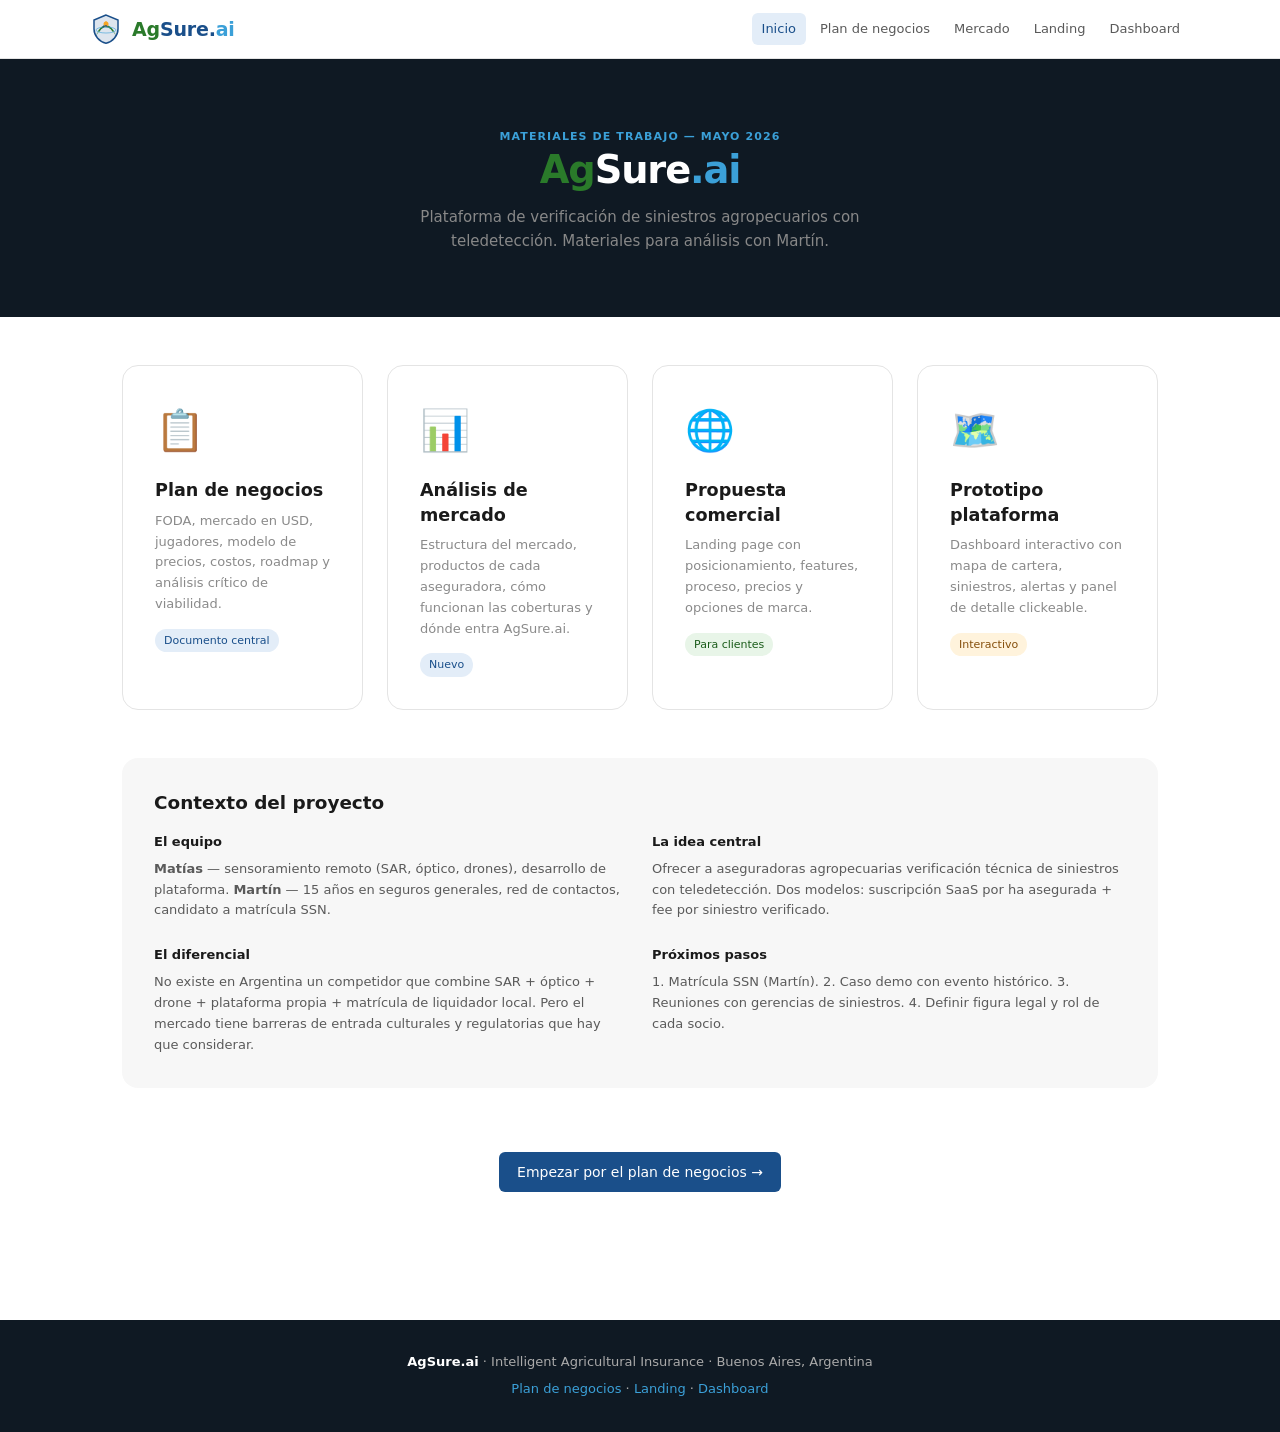
<file: index.html>
<!DOCTYPE html>
<html lang="es">
<head>
  <meta charset="UTF-8">
  <meta name="viewport" content="width=device-width, initial-scale=1.0">
  <title>AgSure.ai — Materiales de trabajo</title>
  <link rel="stylesheet" href="style.css">
  <style>
    .hero-idx { background: var(--gray-900); color: #fff; padding: 4rem 0; text-align: center; }
    .hero-idx h1 { color: #fff; margin-bottom: 0.75rem; }
    .hero-idx p { color: #888; max-width: 520px; margin: 0 auto; }
    .idx-grid { display: grid; grid-template-columns: repeat(4, 1fr); gap: 1.5rem; margin: 3rem 0; }
    .idx-card { border: 1px solid var(--border); border-radius: var(--radius-lg); padding: 2rem; text-decoration: none; color: var(--text); transition: border-color 0.2s, transform 0.15s, box-shadow 0.2s; display: block; }
    .idx-card:hover { border-color: var(--blue); transform: translateY(-3px); box-shadow: 0 8px 24px rgba(0,0,0,0.08); }
    .idx-icon { font-size: 2.5rem; margin-bottom: 1rem; }
    .idx-card h3 { font-size: 1.1rem; margin-bottom: 0.5rem; }
    .idx-card p { font-size: 13px; color: var(--text-muted); line-height: 1.6; }
    .context-box { background: var(--surface); border-radius: var(--radius-lg); padding: 2rem; margin: 2rem 0; }
    .context-grid { display: grid; grid-template-columns: 1fr 1fr; gap: 1.5rem; margin-top: 1rem; }
    .ctx-item h4 { font-size: 13px; font-weight: 700; margin-bottom: 0.4rem; }
    .ctx-item p { font-size: 13px; color: var(--text-secondary); line-height: 1.6; }
    @media (max-width: 768px) { .idx-grid { grid-template-columns: 1fr; } .context-grid { grid-template-columns: 1fr; } }
  </style>
</head>
<body>
<nav class="topnav">
  <div class="topnav-inner">
    <a href="index.html" class="logo-mark">
      <svg width="32" height="32" viewBox="0 0 32 32" fill="none" xmlns="http://www.w3.org/2000/svg">
        <path d="M16 2L4 7v9c0 6.6 5.1 12.8 12 14.3C22.9 28.8 28 22.6 28 16V7L16 2z" fill="#1A4F8A" opacity="0.15"/>
        <path d="M16 2L4 7v9c0 6.6 5.1 12.8 12 14.3C22.9 28.8 28 22.6 28 16V7L16 2z" fill="none" stroke="#1A4F8A" stroke-width="1.5"/>
        <path d="M9 18c2-3 4-5 7-5s5 2 7 5" stroke="#2A7A2A" stroke-width="1.5" stroke-linecap="round" fill="none"/>
        <path d="M7 21c2-4 5-7 9-7s7 3 9 7" stroke="#2A7A2A" stroke-width="1" stroke-linecap="round" fill="none" opacity="0.5"/>
        <circle cx="16" cy="11" r="2.5" fill="#F5A623"/>
        <path d="M16 8.5V9.5" stroke="#F5A623" stroke-width="1" stroke-linecap="round"/>
        <ellipse cx="16" cy="17" rx="10" ry="3" fill="none" stroke="#3BA0D8" stroke-width="1" opacity="0.6"/>
        <path d="M13 14.5l1-2 1 1 1-1.5 1 2" fill="none" stroke="#1A4F8A" stroke-width="0.8" stroke-linecap="round" stroke-linejoin="round"/>
      </svg>
      <div>
        <div class="logo-wordmark"><span class="ag">Ag</span><span class="sure">Sure</span><span class="dot">.</span><span class="ai">ai</span></div>
      </div>
    </a>
    <div class="nav-links">
      <a href="index.html" class="nav-link active">Inicio</a>
      <a href="plan.html" class="nav-link">Plan de negocios</a>
      <a href="mercado.html" class="nav-link">Mercado</a>
      <a href="landing.html" class="nav-link">Landing</a>
      <a href="dashboard.html" class="nav-link">Dashboard</a>
    </div>
  </div>
</nav>

<div class="hero-idx">
  <div class="container">
    <span class="eyebrow">Materiales de trabajo — Mayo 2026</span>
    <h1><span style="color:var(--green)">Ag</span><span style="color:#fff">Sure</span><span style="color:var(--blue-bright)">.ai</span></h1>
    <p style="margin-top:0.75rem">Plataforma de verificación de siniestros agropecuarios con teledetección. Materiales para análisis con Martín.</p>
  </div>
</div>

<div class="container">
  <div class="idx-grid">
    <a href="plan.html" class="idx-card">
      <div class="idx-icon">📋</div>
      <h3>Plan de negocios</h3>
      <p>FODA, mercado en USD, jugadores, modelo de precios, costos, roadmap y análisis crítico de viabilidad.</p>
      <div style="margin-top:0.75rem"><span class="badge badge-blue">Documento central</span></div>
    </a>
    <a href="mercado.html" class="idx-card">
      <div class="idx-icon">📊</div>
      <h3>Análisis de mercado</h3>
      <p>Estructura del mercado, productos de cada aseguradora, cómo funcionan las coberturas y dónde entra AgSure.ai.</p>
      <div style="margin-top:0.75rem"><span class="badge badge-blue">Nuevo</span></div>
    </a>
    <a href="landing.html" class="idx-card">
      <div class="idx-icon">🌐</div>
      <h3>Propuesta comercial</h3>
      <p>Landing page con posicionamiento, features, proceso, precios y opciones de marca.</p>
      <div style="margin-top:0.75rem"><span class="badge badge-green">Para clientes</span></div>
    </a>
    <a href="dashboard.html" class="idx-card">
      <div class="idx-icon">🗺️</div>
      <h3>Prototipo plataforma</h3>
      <p>Dashboard interactivo con mapa de cartera, siniestros, alertas y panel de detalle clickeable.</p>
      <div style="margin-top:0.75rem"><span class="badge badge-amber">Interactivo</span></div>
    </a>
  </div>

  <div class="context-box">
    <h3>Contexto del proyecto</h3>
    <div class="context-grid">
      <div class="ctx-item"><h4>El equipo</h4><p><strong>Matías</strong> — sensoramiento remoto (SAR, óptico, drones), desarrollo de plataforma. <strong>Martín</strong> — 15 años en seguros generales, red de contactos, candidato a matrícula SSN.</p></div>
      <div class="ctx-item"><h4>La idea central</h4><p>Ofrecer a aseguradoras agropecuarias verificación técnica de siniestros con teledetección. Dos modelos: suscripción SaaS por ha asegurada + fee por siniestro verificado.</p></div>
      <div class="ctx-item"><h4>El diferencial</h4><p>No existe en Argentina un competidor que combine SAR + óptico + drone + plataforma propia + matrícula de liquidador local. Pero el mercado tiene barreras de entrada culturales y regulatorias que hay que considerar.</p></div>
      <div class="ctx-item"><h4>Próximos pasos</h4><p>1. Matrícula SSN (Martín). 2. Caso demo con evento histórico. 3. Reuniones con gerencias de siniestros. 4. Definir figura legal y rol de cada socio.</p></div>
    </div>
  </div>

  <div style="text-align:center; padding: 2rem 0 4rem">
    <a href="plan.html" class="btn btn-primary">Empezar por el plan de negocios →</a>
  </div>
</div>

<footer class="footer">
  <strong>AgSure.ai</strong> · Intelligent Agricultural Insurance · Buenos Aires, Argentina<br>
  <span style="margin-top:6px; display:block"><a href="plan.html">Plan de negocios</a> · <a href="landing.html">Landing</a> · <a href="dashboard.html">Dashboard</a></span>
</footer>
</body>
</html>
</file>
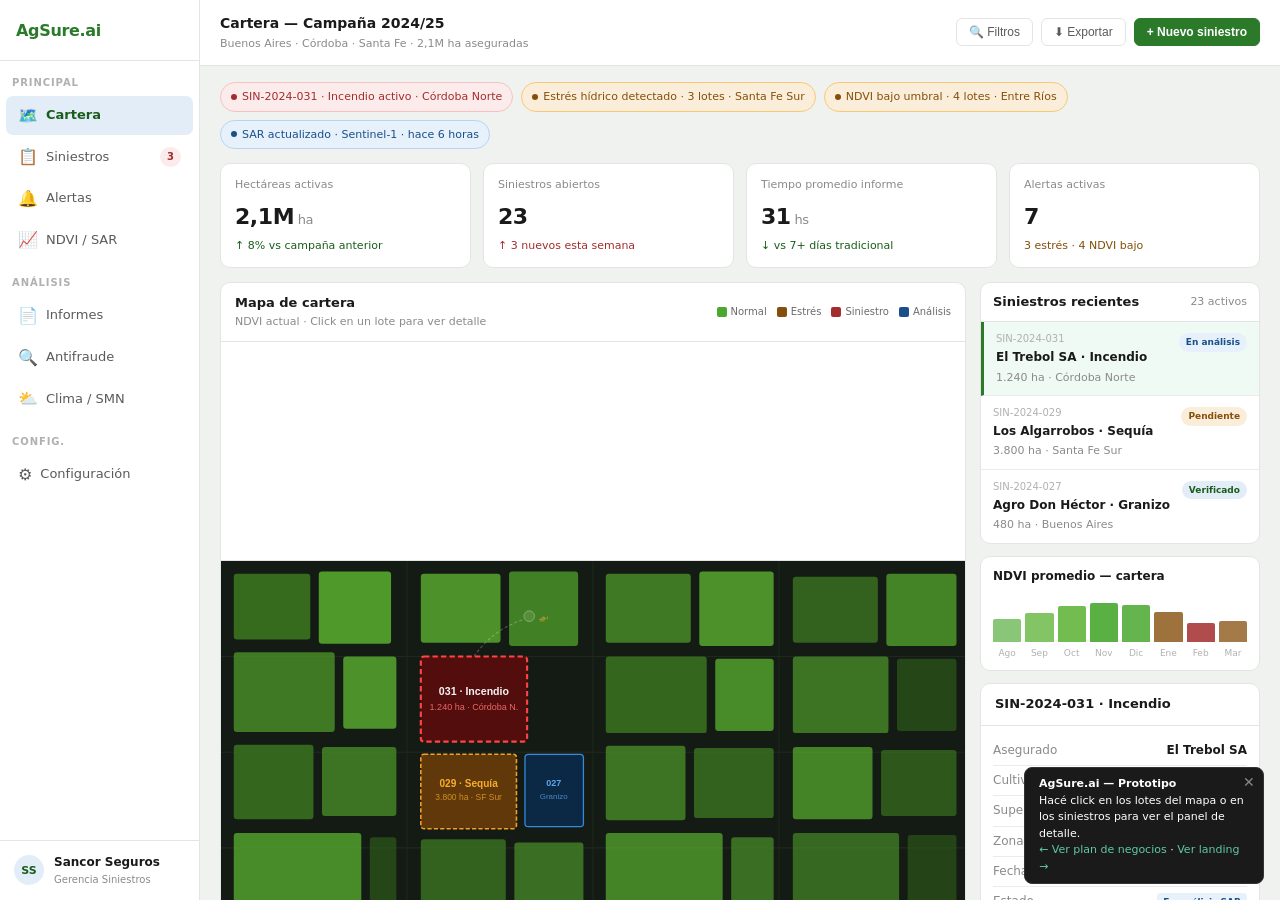
<file: dashboard.html>
<!DOCTYPE html>
<html lang="es">
<head>
  <meta charset="UTF-8">
  <meta name="viewport" content="width=device-width, initial-scale=1.0">
  <title>AgSure.ai — Dashboard</title>
  <link rel="stylesheet" href="style.css">
  <style>
    body { background: #F0F2F0; overflow: hidden; }
    .app { display: flex; height: 100vh; }

    /* SIDEBAR */
    .sidebar {
      width: 200px;
      background: #fff;
      border-right: 1px solid #E4E4E4;
      display: flex;
      flex-direction: column;
      flex-shrink: 0;
    }
    .sb-logo {
      padding: 18px 16px 16px;
      font-size: 16px;
      font-weight: 700;
      color: #1A1A1A;
      letter-spacing: -0.02em;
      border-bottom: 1px solid #E4E4E4;
    }
    .sb-logo span { color: var(--green); }
    .sb-section { padding: 14px 12px 4px; font-size: 10px; font-weight: 700; text-transform: uppercase; letter-spacing: 0.09em; color: #B0B0B0; }
    .sb-item {
      display: flex; align-items: center; gap: 8px;
      padding: 7px 12px; margin: 1px 6px;
      border-radius: 7px;
      font-size: 13px; color: #5A5A5A;
      cursor: pointer; transition: background 0.12s, color 0.12s;
      user-select: none;
    }
    .sb-item:hover { background: #F5F5F5; color: #1A1A1A; }
    .sb-item.active { background: #E3EDF8; color: var(--green-600); font-weight: 600; }
    .sb-icon { font-size: 16px; }
    .sb-badge {
      margin-left: auto; font-size: 10px; font-weight: 700;
      padding: 2px 7px; border-radius: 10px;
      background: #FCEBEB; color: #A32D2D;
    }
    .sb-footer {
      margin-top: auto; padding: 12px 14px;
      border-top: 1px solid #E4E4E4;
      display: flex; align-items: center; gap: 10px;
    }
    .sb-avatar {
      width: 30px; height: 30px; border-radius: 50%;
      background: #E3EDF8; color: var(--green-600);
      font-size: 11px; font-weight: 700;
      display: flex; align-items: center; justify-content: center;
      flex-shrink: 0;
    }
    .sb-name { font-size: 12px; font-weight: 600; color: #1A1A1A; }
    .sb-role { font-size: 10px; color: #8A8A8A; }

    /* MAIN */
    .main { flex: 1; display: flex; flex-direction: column; overflow: hidden; }

    /* TOPBAR */
    .topbar {
      background: #fff; border-bottom: 1px solid #E4E4E4;
      padding: 12px 20px;
      display: flex; align-items: center; justify-content: space-between;
      flex-shrink: 0;
    }
    .topbar-title { font-size: 14px; font-weight: 700; color: #1A1A1A; }
    .topbar-sub { font-size: 11px; color: #8A8A8A; margin-top: 1px; }
    .topbar-actions { display: flex; gap: 8px; align-items: center; }
    .tb-btn {
      font-size: 12px; padding: 6px 12px; border-radius: 6px;
      border: 1px solid #E4E4E4; background: #fff; color: #5A5A5A;
      cursor: pointer; display: flex; align-items: center; gap: 4px;
      transition: background 0.12s;
    }
    .tb-btn:hover { background: #F5F5F5; }
    .tb-btn-primary { background: var(--green); color: #fff; border-color: var(--green); font-weight: 600; }
    .tb-btn-primary:hover { background: #164280; }

    /* CONTENT */
    .content {
      flex: 1; overflow-y: auto; padding: 16px 20px;
      display: flex; flex-direction: column; gap: 14px;
    }

    /* METRICS ROW */
    .metrics-row { display: grid; grid-template-columns: repeat(4, 1fr); gap: 12px; }
    .met {
      background: #fff; border: 1px solid #E4E4E4; border-radius: 10px;
      padding: 12px 14px;
    }
    .met-label { font-size: 11px; color: #8A8A8A; margin-bottom: 5px; font-weight: 500; }
    .met-val { font-size: 22px; font-weight: 700; color: #1A1A1A; letter-spacing: -0.02em; }
    .met-val small { font-size: 13px; font-weight: 400; color: #8A8A8A; }
    .met-delta { font-size: 11px; margin-top: 3px; }
    .dpos { color: var(--green-600); } .dneg { color: #A32D2D; } .dwarn { color: #854F0B; }

    /* MAP + PANEL */
    .main-grid { display: grid; grid-template-columns: 1fr 280px; gap: 14px; flex: 1; min-height: 0; }

    /* MAP */
    .map-card {
      background: #fff; border: 1px solid #E4E4E4; border-radius: 10px;
      display: flex; flex-direction: column; overflow: hidden;
    }
    .panel-hdr {
      padding: 10px 14px; border-bottom: 1px solid #E4E4E4;
      display: flex; align-items: center; justify-content: space-between;
      flex-shrink: 0;
    }
    .panel-title { font-size: 13px; font-weight: 700; color: #1A1A1A; }
    .panel-sub { font-size: 11px; color: #8A8A8A; }
    .legend-row { display: flex; gap: 10px; flex-wrap: wrap; }
    .leg { display: flex; align-items: center; gap: 4px; font-size: 10px; color: #6B6B6B; }
    .leg-sq { width: 10px; height: 10px; border-radius: 2px; }

    /* RIGHT PANEL */
    .right-panel { display: flex; flex-direction: column; gap: 12px; }

    /* SINIESTROS LIST */
    .sin-list { background: #fff; border: 1px solid #E4E4E4; border-radius: 10px; overflow: hidden; }
    .sin-hdr { padding: 9px 12px; border-bottom: 1px solid #E4E4E4; display: flex; justify-content: space-between; align-items: center; }
    .sin-item {
      padding: 9px 12px; border-bottom: 1px solid #EBEBEB;
      cursor: pointer; transition: background 0.1s;
      display: flex; align-items: flex-start; justify-content: space-between; gap: 8px;
    }
    .sin-item:last-child { border-bottom: none; }
    .sin-item:hover { background: #F7F7F5; }
    .sin-item.active { background: #F0FAF5; border-left: 3px solid var(--green); }
    .sin-id { font-size: 10px; color: #B0B0B0; }
    .sin-name { font-size: 12px; font-weight: 600; color: #1A1A1A; margin: 1px 0; }
    .sin-detail { font-size: 11px; color: #8A8A8A; }
    .sin-badge { font-size: 9px; font-weight: 700; padding: 2px 7px; border-radius: 10px; white-space: nowrap; flex-shrink: 0; margin-top: 2px; }
    .bp { background: #FAEEDA; color: #854F0B; }
    .ba { background: #E6F1FB; color: var(--blue); }
    .bv { background: #E3EDF8; color: var(--green-600); }

    /* DETAIL PANEL */
    .detail-card { background: #fff; border: 1px solid #E4E4E4; border-radius: 10px; overflow: hidden; flex: 1; }
    .detail-body { padding: 10px 12px; }
    .det-row { display: flex; justify-content: space-between; font-size: 12px; padding: 5px 0; border-bottom: 1px solid #EBEBEB; }
    .det-row:last-child { border-bottom: none; }
    .det-key { color: #8A8A8A; }
    .det-val { font-weight: 600; color: #1A1A1A; }
    .det-tag { display: inline-block; font-size: 9px; font-weight: 700; padding: 2px 6px; border-radius: 4px; }
    .progress-section { padding: 10px 12px; border-top: 1px solid #EBEBEB; }
    .prog-label { font-size: 11px; color: #8A8A8A; margin-bottom: 4px; }
    .prog-track { background: #EBEBEB; border-radius: 4px; height: 6px; overflow: hidden; }
    .prog-fill { height: 100%; border-radius: 4px; background: #A32D2D; }
    .action-row { padding: 10px 12px; border-top: 1px solid #EBEBEB; display: flex; gap: 6px; }
    .act-btn { flex: 1; font-size: 11px; font-weight: 600; padding: 6px 0; border-radius: 6px; border: none; cursor: pointer; text-align: center; }
    .act-primary { background: var(--green); color: #fff; }
    .act-secondary { background: #F0F2F0; color: #5A5A5A; }

    /* NDVI MINI CHART */
    .ndvi-card { background: #fff; border: 1px solid #E4E4E4; border-radius: 10px; padding: 10px 12px; }
    .ndvi-bars { display: flex; align-items: flex-end; gap: 4px; height: 48px; margin: 8px 0 4px; }
    .nb { flex: 1; border-radius: 2px 2px 0 0; }
    .ndvi-labs { display: flex; gap: 4px; font-size: 9px; color: #B0B0B0; }
    .ndvi-labs span { flex: 1; text-align: center; }

    /* ALERTS STRIP */
    .alerts-strip { display: flex; gap: 8px; flex-wrap: wrap; }
    .alert-chip {
      font-size: 11px; padding: 5px 10px; border-radius: 20px;
      border: 1px solid; cursor: pointer;
      display: flex; align-items: center; gap: 5px;
    }
    .alert-warn { background: #FAEEDA; border-color: #FAC775; color: #854F0B; }
    .alert-err { background: #FCEBEB; border-color: #F7C1C1; color: #A32D2D; }
    .alert-info { background: #E6F1FB; border-color: #B5D4F4; color: var(--blue); }
    .alert-dot { width: 6px; height: 6px; border-radius: 50%; background: currentColor; }

    /* Note overlay */
    .demo-note {
      position: fixed; bottom: 16px; right: 16px;
      background: #1A1A1A; color: #fff;
      font-size: 11px; padding: 8px 14px; border-radius: 8px;
      border: 1px solid #333; max-width: 240px; line-height: 1.5;
      z-index: 200;
    }
    .demo-note a { color: #5DCAA5; text-decoration: none; }
    .close-note { position: absolute; top: 6px; right: 8px; cursor: pointer; color: #888; font-size: 14px; background: none; border: none; }
  </style>
</head>
<body>

<div class="app">

  <!-- SIDEBAR -->
  <aside class="sidebar">
    <div class="sb-logo"><span class="ag">Ag</span><span class="sure">Sure</span><span class="dot">.</span><span class="ai">ai</span></div>

    <div class="sb-section">Principal</div>
    <div class="sb-item active" onclick="setView('cartera')">
      <span class="sb-icon">🗺️</span> Cartera
    </div>
    <div class="sb-item" onclick="setView('siniestros')">
      <span class="sb-icon">📋</span> Siniestros <span class="sb-badge">3</span>
    </div>
    <div class="sb-item" onclick="setView('alertas')">
      <span class="sb-icon">🔔</span> Alertas
    </div>
    <div class="sb-item" onclick="setView('ndvi')">
      <span class="sb-icon">📈</span> NDVI / SAR
    </div>

    <div class="sb-section">Análisis</div>
    <div class="sb-item">
      <span class="sb-icon">📄</span> Informes
    </div>
    <div class="sb-item">
      <span class="sb-icon">🔍</span> Antifraude
    </div>
    <div class="sb-item">
      <span class="sb-icon">⛅</span> Clima / SMN
    </div>

    <div class="sb-section">Config.</div>
    <div class="sb-item">
      <span class="sb-icon">⚙️</span> Configuración
    </div>

    <div class="sb-footer">
      <div class="sb-avatar">SS</div>
      <div>
        <div class="sb-name">Sancor Seguros</div>
        <div class="sb-role">Gerencia Siniestros</div>
      </div>
    </div>
  </aside>

  <!-- MAIN -->
  <div class="main">

    <!-- TOPBAR -->
    <div class="topbar">
      <div>
        <div class="topbar-title" id="topbar-title">Cartera — Campaña 2024/25</div>
        <div class="topbar-sub">Buenos Aires · Córdoba · Santa Fe · 2,1M ha aseguradas</div>
      </div>
      <div class="topbar-actions">
        <button class="tb-btn">🔍 Filtros</button>
        <button class="tb-btn">⬇ Exportar</button>
        <button class="tb-btn tb-btn-primary">+ Nuevo siniestro</button>
      </div>
    </div>

    <!-- CONTENT -->
    <div class="content">

      <!-- ALERTS STRIP -->
      <div class="alerts-strip">
        <div class="alert-chip alert-err"><div class="alert-dot"></div>SIN-2024-031 · Incendio activo · Córdoba Norte</div>
        <div class="alert-chip alert-warn"><div class="alert-dot"></div>Estrés hídrico detectado · 3 lotes · Santa Fe Sur</div>
        <div class="alert-chip alert-warn"><div class="alert-dot"></div>NDVI bajo umbral · 4 lotes · Entre Ríos</div>
        <div class="alert-chip alert-info"><div class="alert-dot"></div>SAR actualizado · Sentinel-1 · hace 6 horas</div>
      </div>

      <!-- METRICS -->
      <div class="metrics-row">
        <div class="met">
          <div class="met-label">Hectáreas activas</div>
          <div class="met-val">2,1M<small> ha</small></div>
          <div class="met-delta dpos">↑ 8% vs campaña anterior</div>
        </div>
        <div class="met">
          <div class="met-label">Siniestros abiertos</div>
          <div class="met-val">23</div>
          <div class="met-delta dneg">↑ 3 nuevos esta semana</div>
        </div>
        <div class="met">
          <div class="met-label">Tiempo promedio informe</div>
          <div class="met-val">31<small> hs</small></div>
          <div class="met-delta dpos">↓ vs 7+ días tradicional</div>
        </div>
        <div class="met">
          <div class="met-label">Alertas activas</div>
          <div class="met-val">7</div>
          <div class="met-delta dwarn">3 estrés · 4 NDVI bajo</div>
        </div>
      </div>

      <!-- MAP + RIGHT PANEL -->
      <div class="main-grid" style="flex:1; min-height:0">

        <!-- MAP -->
        <div class="map-card">
          <div class="panel-hdr">
            <div>
              <div class="panel-title">Mapa de cartera</div>
              <div class="panel-sub">NDVI actual · Click en un lote para ver detalle</div>
            </div>
            <div class="legend-row">
              <div class="leg"><div class="leg-sq" style="background:#4aa830"></div>Normal</div>
              <div class="leg"><div class="leg-sq" style="background:#854F0B"></div>Estrés</div>
              <div class="leg"><div class="leg-sq" style="background:#A32D2D"></div>Siniestro</div>
              <div class="leg"><div class="leg-sq" style="background:var(--blue)"></div>Análisis</div>
            </div>
          </div>
          <svg width="100%" viewBox="0 0 700 360" xmlns="http://www.w3.org/2000/svg" style="display:block;flex:1">
            <rect width="700" height="360" fill="#141a14"/>
            <!-- Grid -->
            <line x1="0" y1="90" x2="700" y2="90" stroke="#1e281e" stroke-width="1"/>
            <line x1="0" y1="180" x2="700" y2="180" stroke="#1e281e" stroke-width="1"/>
            <line x1="0" y1="270" x2="700" y2="270" stroke="#1e281e" stroke-width="1"/>
            <line x1="175" y1="0" x2="175" y2="360" stroke="#1e281e" stroke-width="1"/>
            <line x1="350" y1="0" x2="350" y2="360" stroke="#1e281e" stroke-width="1"/>
            <line x1="525" y1="0" x2="525" y2="360" stroke="#1e281e" stroke-width="1"/>

            <!-- Buenos Aires fields -->
            <rect x="12" y="12" width="72" height="62" rx="3" fill="#3d7a20" opacity="0.85" class="lote" onclick="selectLote('BA-001')"/>
            <rect x="92" y="10" width="68" height="68" rx="3" fill="#5ab030" opacity="0.85" class="lote" onclick="selectLote('BA-002')"/>
            <rect x="12" y="86" width="95" height="75" rx="3" fill="#4a9228" opacity="0.8" class="lote" onclick="selectLote('BA-003')"/>
            <rect x="115" y="90" width="50" height="68" rx="3" fill="#5ab030" opacity="0.8" class="lote"/>
            <rect x="12" y="173" width="75" height="70" rx="3" fill="#3d7a20" opacity="0.8" class="lote"/>
            <rect x="95" y="175" width="70" height="65" rx="3" fill="#4a9228" opacity="0.75" class="lote"/>
            <rect x="12" y="256" width="120" height="90" rx="3" fill="#5ab030" opacity="0.75" class="lote"/>
            <rect x="140" y="260" width="25" height="85" rx="3" fill="#2d5a1a" opacity="0.7" class="lote"/>

            <!-- Córdoba fields -->
            <rect x="188" y="12" width="75" height="65" rx="3" fill="#5ab030" opacity="0.8" class="lote"/>
            <rect x="271" y="10" width="65" height="70" rx="3" fill="#4a9228" opacity="0.85" class="lote"/>

            <!-- Incendio siniestro -->
            <rect x="188" y="90" width="100" height="80" rx="3" fill="#5a0d0d" opacity="0.92" class="lote sin-lote" id="lote-031" onclick="selectSiniestro('SIN-2024-031')" style="cursor:pointer"/>
            <rect x="188" y="90" width="100" height="80" rx="3" fill="none" stroke="#FF4444" stroke-width="2" stroke-dasharray="5 3"/>
            <text x="238" y="126" fill="rgba(255,255,255,0.95)" font-size="10" text-anchor="middle" font-family="sans-serif" font-weight="700">031 · Incendio</text>
            <text x="238" y="140" fill="rgba(255,120,120,0.85)" font-size="8.5" text-anchor="middle" font-family="sans-serif">1.240 ha · Córdoba N.</text>

            <!-- Drone path -->
            <path d="M238 90 Q255 65 285 55" fill="none" stroke="rgba(255,255,255,0.25)" stroke-width="1" stroke-dasharray="3 2"/>
            <circle cx="290" cy="52" r="5" fill="rgba(255,255,255,0.1)" stroke="rgba(255,255,255,0.4)" stroke-width="0.7"/>
            <text x="298" y="56" fill="rgba(255,255,255,0.5)" font-size="8" font-family="sans-serif">🚁</text>

            <!-- Estrés hídrico -->
            <rect x="188" y="182" width="90" height="70" rx="3" fill="#6e3e08" opacity="0.85" class="lote sin-lote" onclick="selectSiniestro('SIN-2024-029')" style="cursor:pointer"/>
            <rect x="188" y="182" width="90" height="70" rx="3" fill="none" stroke="#EF9F27" stroke-width="1.5" stroke-dasharray="4 2"/>
            <text x="233" y="213" fill="rgba(255,180,50,0.95)" font-size="9.5" text-anchor="middle" font-family="sans-serif" font-weight="700">029 · Sequía</text>
            <text x="233" y="225" fill="rgba(255,180,50,0.7)" font-size="8" text-anchor="middle" font-family="sans-serif">3.800 ha · SF Sur</text>

            <!-- SAR análisis -->
            <rect x="286" y="182" width="55" height="68" rx="3" fill="#0a2a4a" opacity="0.9" class="lote sin-lote" onclick="selectSiniestro('SIN-2024-027')" style="cursor:pointer"/>
            <rect x="286" y="182" width="55" height="68" rx="3" fill="none" stroke="#378ADD" stroke-width="1.2"/>
            <text x="313" y="212" fill="rgba(100,180,255,0.9)" font-size="8.5" text-anchor="middle" font-family="sans-serif" font-weight="700">027</text>
            <text x="313" y="224" fill="rgba(100,180,255,0.7)" font-size="7.5" text-anchor="middle" font-family="sans-serif">Granizo</text>

            <rect x="188" y="262" width="80" height="85" rx="3" fill="#3d7a20" opacity="0.75" class="lote"/>
            <rect x="276" y="265" width="65" height="80" rx="3" fill="#4a9228" opacity="0.7" class="lote"/>

            <!-- Santa Fe fields -->
            <rect x="362" y="12" width="80" height="65" rx="3" fill="#4a9228" opacity="0.8" class="lote"/>
            <rect x="450" y="10" width="70" height="70" rx="3" fill="#5ab030" opacity="0.8" class="lote"/>
            <rect x="362" y="90" width="95" height="72" rx="3" fill="#3d7a20" opacity="0.8" class="lote"/>
            <rect x="465" y="92" width="55" height="68" rx="3" fill="#5ab030" opacity="0.75" class="lote"/>
            <rect x="362" y="174" width="75" height="70" rx="3" fill="#4a9228" opacity="0.75" class="lote"/>
            <rect x="445" y="176" width="75" height="66" rx="3" fill="#3d7a20" opacity="0.75" class="lote"/>
            <rect x="362" y="256" width="110" height="90" rx="3" fill="#5ab030" opacity="0.7" class="lote"/>
            <rect x="480" y="260" width="40" height="85" rx="3" fill="#4a9228" opacity="0.7" class="lote"/>

            <!-- Entre Ríos -->
            <rect x="538" y="15" width="80" height="62" rx="3" fill="#3d7a20" opacity="0.75" class="lote"/>
            <rect x="626" y="12" width="66" height="68" rx="3" fill="#5ab030" opacity="0.7" class="lote"/>
            <rect x="538" y="90" width="90" height="72" rx="3" fill="#4a9228" opacity="0.75" class="lote"/>
            <rect x="636" y="92" width="56" height="68" rx="3" fill="#2d5a1a" opacity="0.7" class="lote"/>
            <rect x="538" y="175" width="75" height="68" rx="3" fill="#5ab030" opacity="0.7" class="lote"/>
            <rect x="621" y="178" width="71" height="62" rx="3" fill="#3d7a20" opacity="0.65" class="lote"/>
            <rect x="538" y="256" width="100" height="90" rx="3" fill="#4a9228" opacity="0.65" class="lote"/>
            <rect x="646" y="258" width="46" height="88" rx="3" fill="#2d5a1a" opacity="0.65" class="lote"/>

            <!-- Province labels -->
            <text x="88" y="345" fill="rgba(255,255,255,0.28)" font-size="9" text-anchor="middle" font-family="sans-serif" letter-spacing="1.5">BUENOS AIRES</text>
            <text x="262" y="345" fill="rgba(255,255,255,0.28)" font-size="9" text-anchor="middle" font-family="sans-serif" letter-spacing="1.5">CÓRDOBA</text>
            <text x="438" y="345" fill="rgba(255,255,255,0.28)" font-size="9" text-anchor="middle" font-family="sans-serif" letter-spacing="1.5">SANTA FE</text>
            <text x="613" y="345" fill="rgba(255,255,255,0.28)" font-size="9" text-anchor="middle" font-family="sans-serif" letter-spacing="1.5">ENTRE RÍOS</text>
          </svg>
        </div>

        <!-- RIGHT PANEL -->
        <div class="right-panel">

          <!-- Siniestros -->
          <div class="sin-list">
            <div class="sin-hdr">
              <span class="panel-title">Siniestros recientes</span>
              <span style="font-size:11px; color:#8A8A8A">23 activos</span>
            </div>
            <div class="sin-item" id="si-031" onclick="selectSiniestro('SIN-2024-031')">
              <div>
                <div class="sin-id">SIN-2024-031</div>
                <div class="sin-name">El Trebol SA · Incendio</div>
                <div class="sin-detail">1.240 ha · Córdoba Norte</div>
              </div>
              <span class="sin-badge ba">En análisis</span>
            </div>
            <div class="sin-item" id="si-029" onclick="selectSiniestro('SIN-2024-029')">
              <div>
                <div class="sin-id">SIN-2024-029</div>
                <div class="sin-name">Los Algarrobos · Sequía</div>
                <div class="sin-detail">3.800 ha · Santa Fe Sur</div>
              </div>
              <span class="sin-badge bp">Pendiente</span>
            </div>
            <div class="sin-item" id="si-027" onclick="selectSiniestro('SIN-2024-027')">
              <div>
                <div class="sin-id">SIN-2024-027</div>
                <div class="sin-name">Agro Don Héctor · Granizo</div>
                <div class="sin-detail">480 ha · Buenos Aires</div>
              </div>
              <span class="sin-badge bv">Verificado</span>
            </div>
          </div>

          <!-- NDVI chart -->
          <div class="ndvi-card">
            <div class="panel-title" style="font-size:12px">NDVI promedio — cartera</div>
            <div class="ndvi-bars">
              <div class="nb" style="height:48%;background:#4aa830;opacity:0.65"></div>
              <div class="nb" style="height:60%;background:#5ab030;opacity:0.75"></div>
              <div class="nb" style="height:74%;background:#5ab030;opacity:0.85"></div>
              <div class="nb" style="height:82%;background:#4aa830;opacity:0.9"></div>
              <div class="nb" style="height:76%;background:#4aa830;opacity:0.85"></div>
              <div class="nb" style="height:62%;background:#854F0B;opacity:0.8"></div>
              <div class="nb" style="height:40%;background:#A32D2D;opacity:0.85"></div>
              <div class="nb" style="height:44%;background:#854F0B;opacity:0.75"></div>
            </div>
            <div class="ndvi-labs">
              <span>Ago</span><span>Sep</span><span>Oct</span><span>Nov</span><span>Dic</span><span>Ene</span><span>Feb</span><span>Mar</span>
            </div>
          </div>

          <!-- DETAIL PANEL -->
          <div class="detail-card" id="detail-panel">
            <div class="panel-hdr">
              <div class="panel-title" id="det-title">Seleccioná un siniestro</div>
            </div>
            <div class="detail-body" id="det-body">
              <p style="font-size:12px; color:#B0B0B0; padding:8px 0">Hacé click en un lote del mapa o en un siniestro de la lista para ver el detalle.</p>
            </div>
          </div>

        </div>
      </div>

    </div>
  </div>
</div>

<!-- DEMO NOTE -->
<div class="demo-note" id="demo-note">
  <button class="close-note" onclick="document.getElementById('demo-note').style.display='none'">✕</button>
  <strong>AgSure.ai — Prototipo</strong><br>
  Hacé click en los lotes del mapa o en los siniestros para ver el panel de detalle.<br>
  <a href="plan.html">← Ver plan de negocios</a> · <a href="landing.html">Ver landing →</a>
</div>

<script>
const siniestros = {
  'SIN-2024-031': {
    title: 'SIN-2024-031 · Incendio',
    rows: [
      ['Asegurado', 'El Trebol SA'],
      ['Cultivo', 'Soja — siembra directa'],
      ['Superficie', '1.240 ha'],
      ['Zona', 'Córdoba Norte · lote 7B'],
      ['Fecha denuncia', '14/03/2025'],
      ['Estado', '<span class="det-tag ba">En análisis SAR</span>'],
      ['NDVI pre-evento', '0.68 (normal)'],
      ['NDVI post-evento', '0.12 (crítico)'],
      ['Área afectada estimada', '847 ha (68%)'],
      ['Drone programado', 'Sí · 16/03/2025'],
    ],
    damage: 68,
    damageColor: '#A32D2D',
    actions: ['Generar informe PDF', 'Asignar liquidador']
  },
  'SIN-2024-029': {
    title: 'SIN-2024-029 · Sequía',
    rows: [
      ['Asegurado', 'Los Algarrobos SRL'],
      ['Cultivo', 'Maíz — campaña 2024/25'],
      ['Superficie', '3.800 ha'],
      ['Zona', 'Santa Fe Sur · Zona 3'],
      ['Fecha denuncia', '10/03/2025'],
      ['Estado', '<span class="det-tag bp">Pendiente análisis</span>'],
      ['NDVI promedio', '0.31 (bajo umbral)'],
      ['Humedad suelo SAR', 'Déficit severo'],
      ['Déficit hídrico', '68 días sin lluvia'],
      ['Drone', 'No aplica (sequía)'],
    ],
    damage: 45,
    damageColor: '#854F0B',
    actions: ['Iniciar análisis SAR', 'Ver histórico SMN']
  },
  'SIN-2024-027': {
    title: 'SIN-2024-027 · Granizo',
    rows: [
      ['Asegurado', 'Agro Don Héctor SA'],
      ['Cultivo', 'Trigo — lote 3'],
      ['Superficie', '480 ha'],
      ['Zona', 'Buenos Aires · Pergamino'],
      ['Fecha denuncia', '02/03/2025'],
      ['Estado', '<span class="det-tag bv">Verificado ✓</span>'],
      ['NDVI post-evento', '0.24 (daño moderado)'],
      ['Área afectada', '310 ha (64%)'],
      ['Drone realizado', 'Sí · 04/03/2025'],
      ['Informe', 'Firmado y enviado'],
    ],
    damage: 64,
    damageColor: 'var(--blue)',
    actions: ['Descargar informe PDF', 'Ver mosaico drone']
  }
};

let activeSin = null;

function selectSiniestro(id) {
  if (activeSin) {
    const prev = document.getElementById('si-' + activeSin.split('-')[2]);
    if (prev) prev.classList.remove('active');
  }
  activeSin = id;
  const shortId = id.split('-')[2];
  const el = document.getElementById('si-' + shortId);
  if (el) el.classList.add('active');

  const s = siniestros[id];
  document.getElementById('det-title').textContent = s.title;

  let html = '';
  s.rows.forEach(([k, v]) => {
    html += `<div class="det-row"><span class="det-key">${k}</span><span class="det-val">${v}</span></div>`;
  });
  document.getElementById('det-body').innerHTML = html;

  const detCard = document.getElementById('detail-panel');
  detCard.innerHTML = `
    <div class="panel-hdr">
      <div class="panel-title">${s.title}</div>
    </div>
    <div class="detail-body">${html}</div>
    <div class="progress-section">
      <div class="prog-label">Superficie estimada afectada</div>
      <div style="display:flex;justify-content:space-between;font-size:11px;margin-bottom:4px">
        <span style="color:#8A8A8A">0%</span><span style="color:#1A1A1A;font-weight:700">${s.damage}%</span><span style="color:#8A8A8A">100%</span>
      </div>
      <div class="prog-track"><div class="prog-fill" style="width:${s.damage}%;background:${s.damageColor}"></div></div>
    </div>
    <div class="action-row">
      <button class="act-btn act-primary" onclick="alert('En la versión productiva: ${s.actions[0]}')">${s.actions[0]}</button>
      <button class="act-btn act-secondary" onclick="alert('En la versión productiva: ${s.actions[1]}')">${s.actions[1]}</button>
    </div>
  `;
}

function setView(v) {
  document.querySelectorAll('.sb-item').forEach(el => el.classList.remove('active'));
  event.currentTarget.classList.add('active');
  const titles = {cartera:'Cartera — Campaña 2024/25', siniestros:'Siniestros activos', alertas:'Alertas y monitoreo', ndvi:'NDVI y análisis SAR'};
  document.getElementById('topbar-title').textContent = titles[v] || v;
}

// Auto-select first on load
setTimeout(() => selectSiniestro('SIN-2024-031'), 300);
</script>

</body>
</html>
</file>
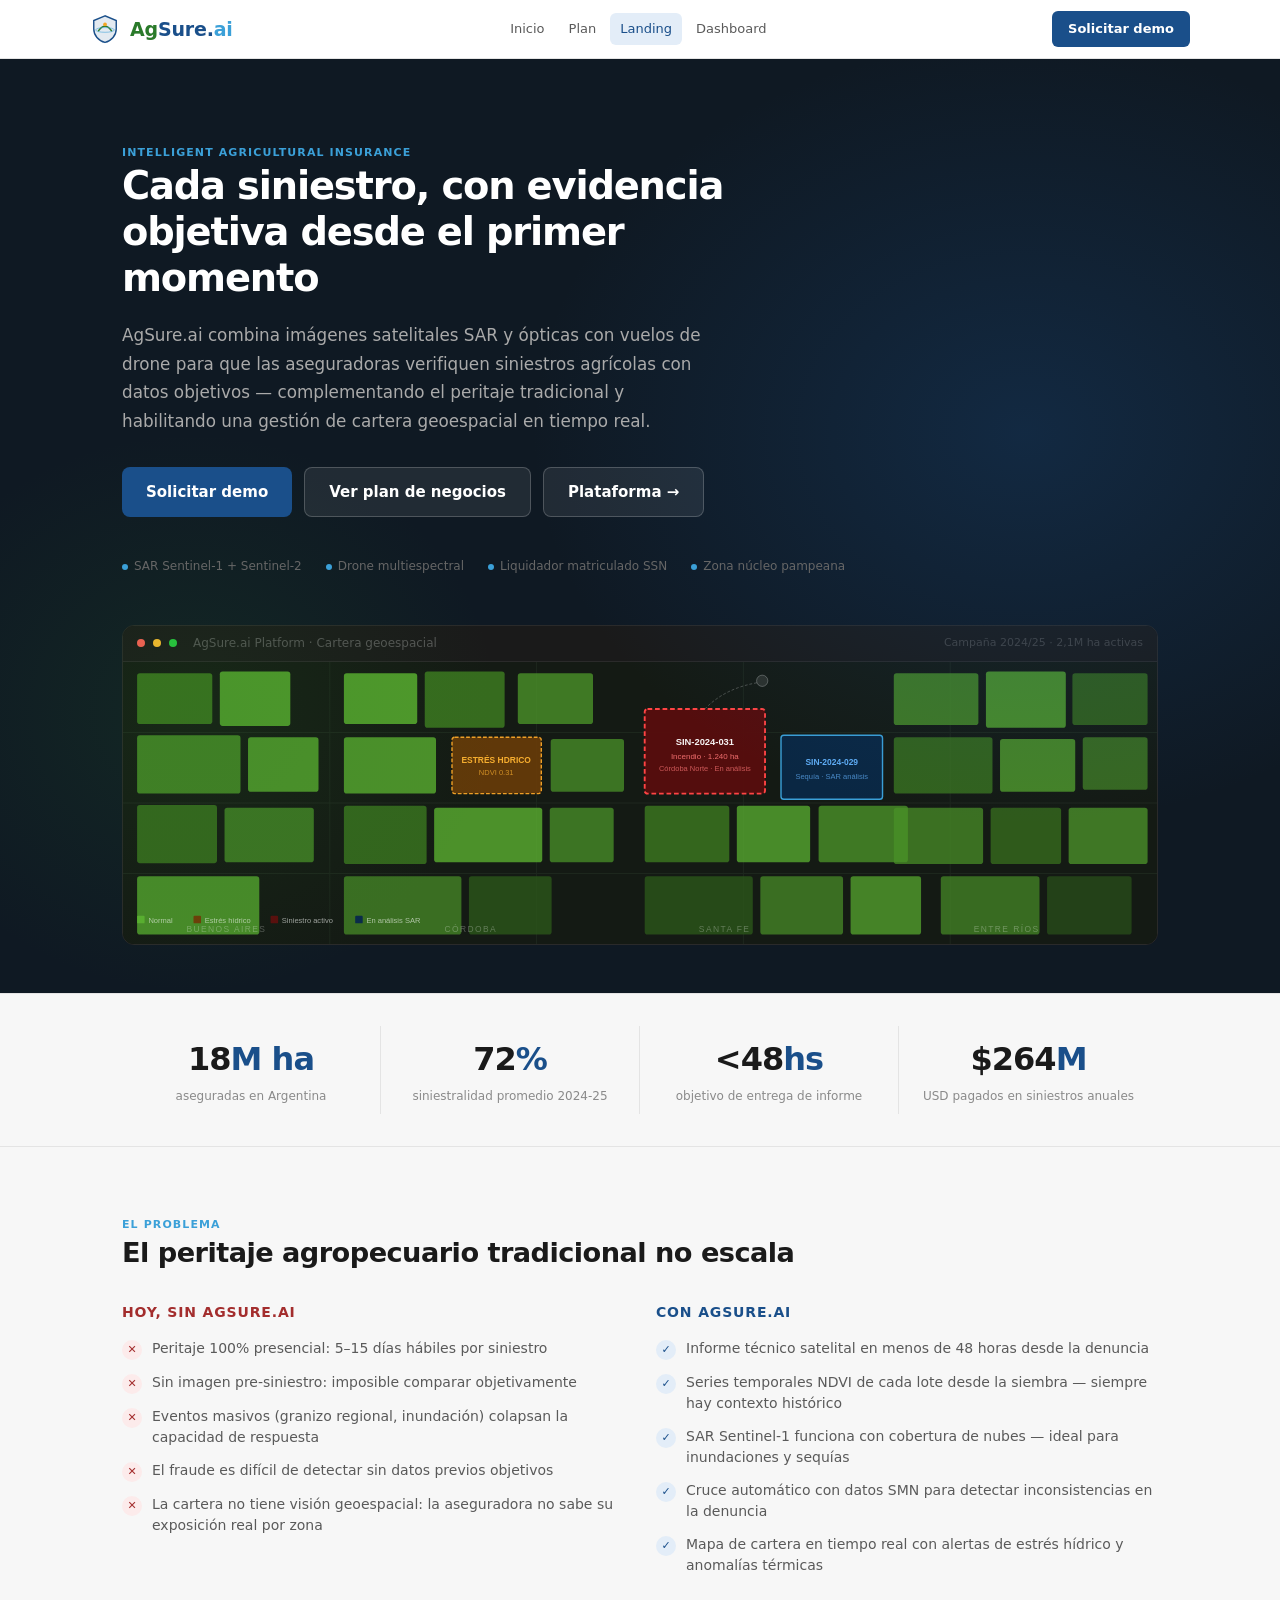
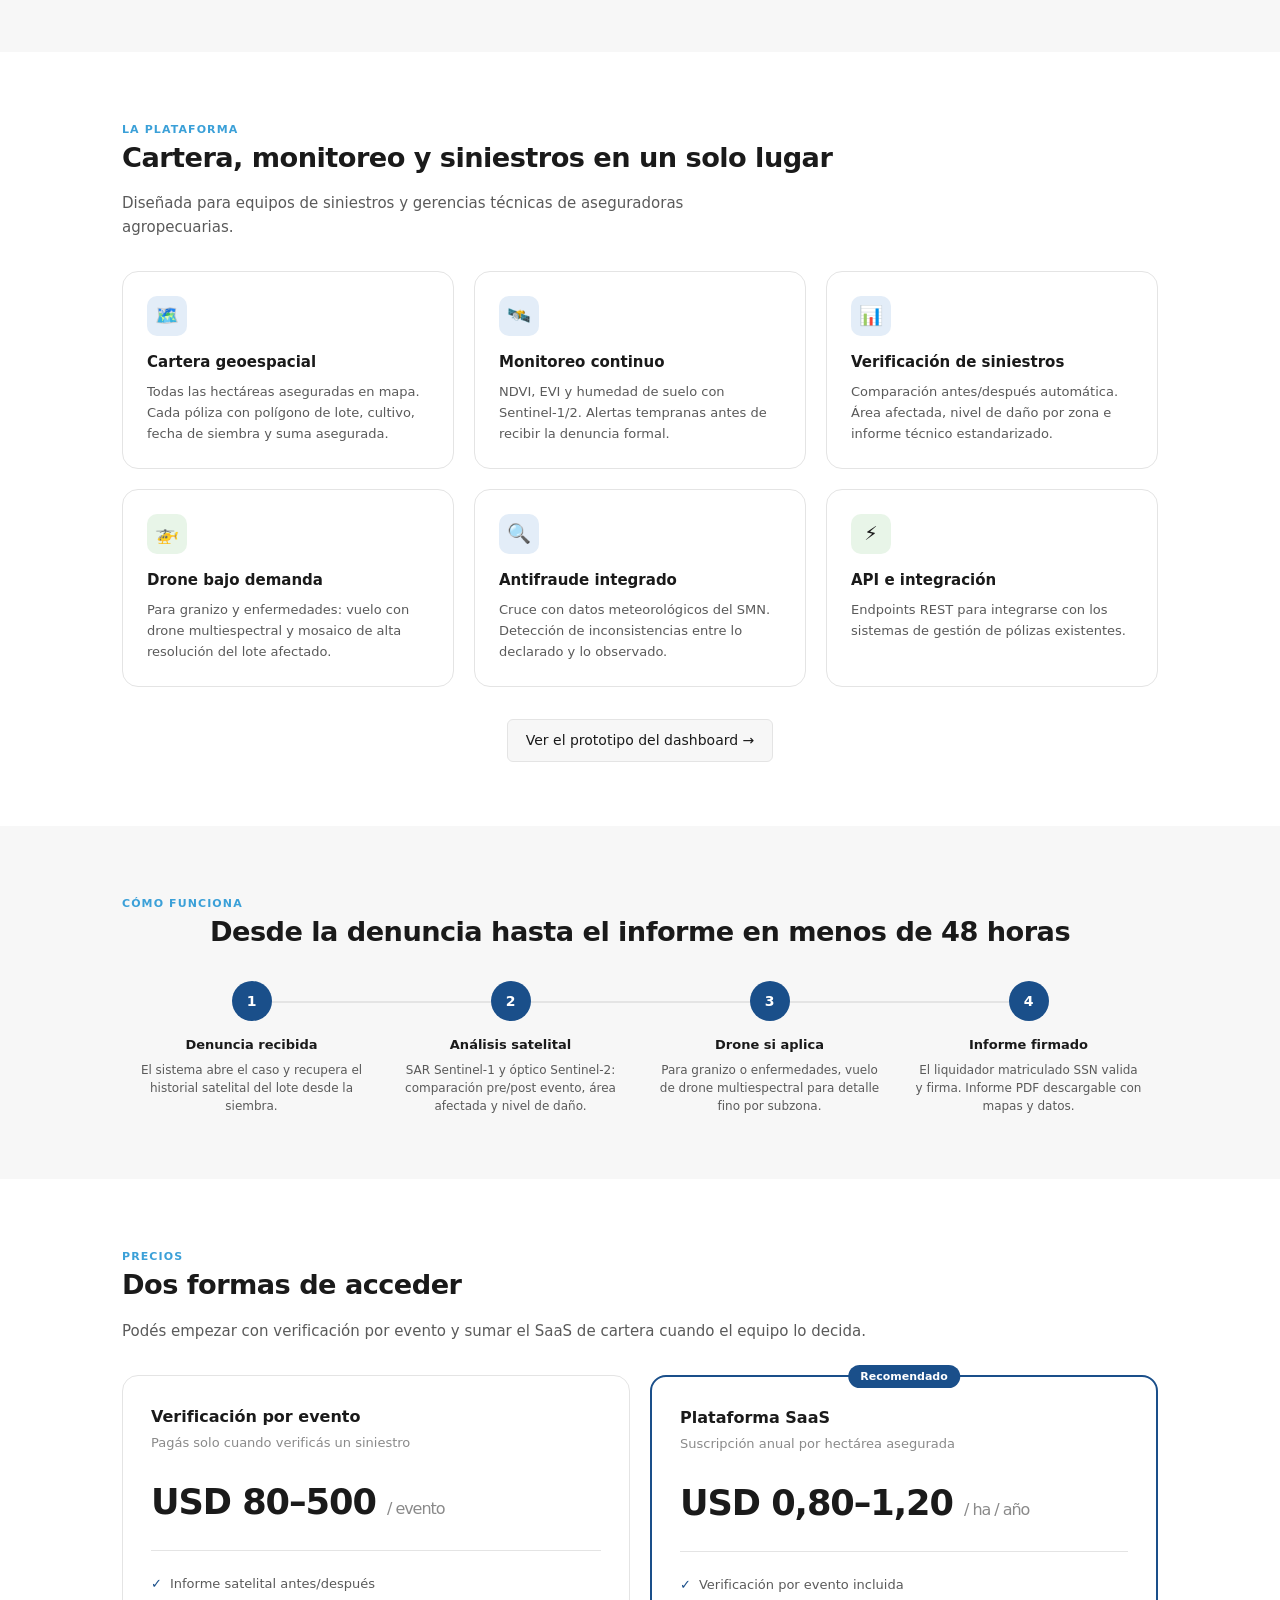
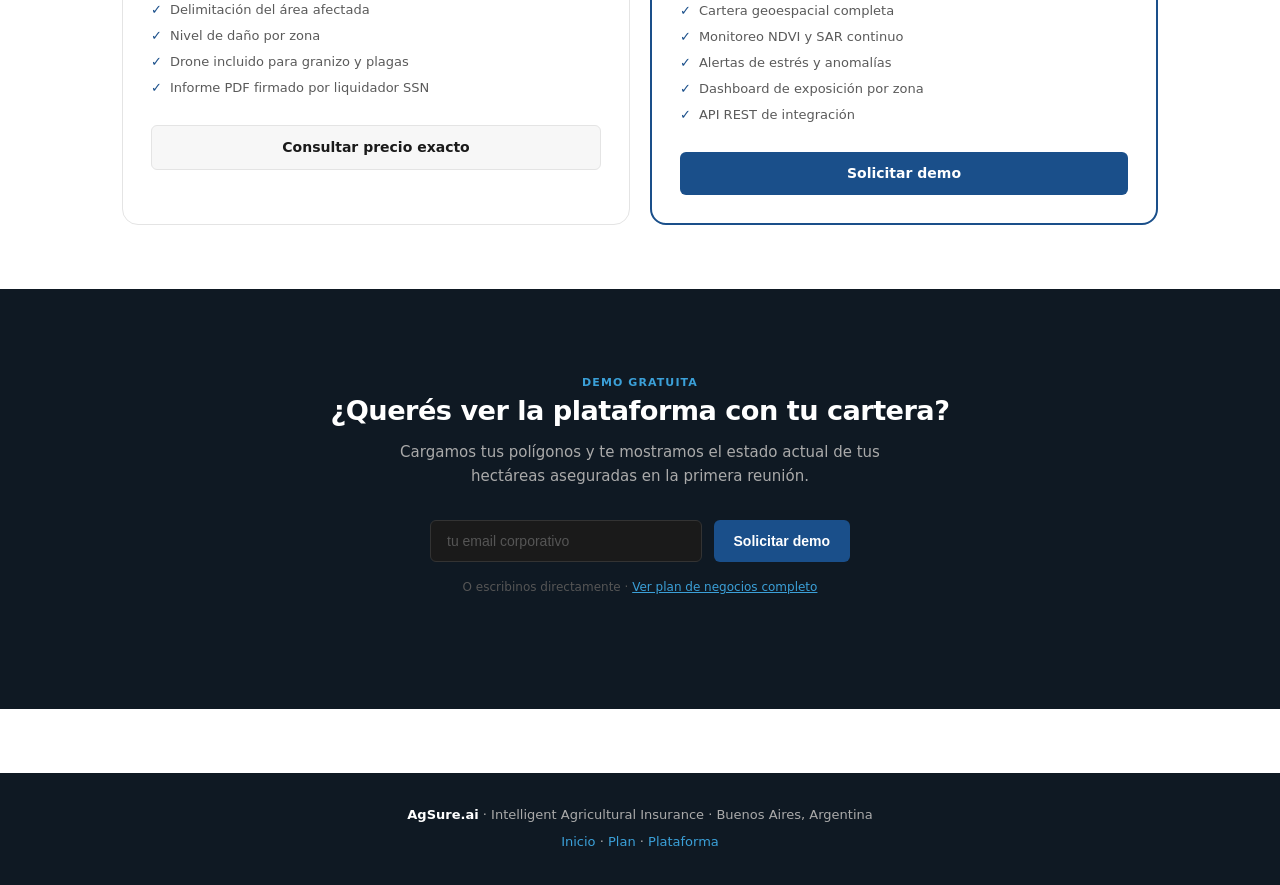
<file: landing.html>
<!DOCTYPE html>
<html lang="es">
<head>
  <meta charset="UTF-8">
  <meta name="viewport" content="width=device-width, initial-scale=1.0">
  <title>AgSure.ai — Intelligent Agricultural Insurance</title>
  <link rel="stylesheet" href="style.css">
  <style>
    .hero { background: var(--gray-900); color: #fff; padding: 5rem 0 3rem; position: relative; overflow: hidden; }
    .hero::before { content: ''; position: absolute; inset: 0; background: radial-gradient(ellipse 55% 60% at 80% 40%, rgba(26,79,138,0.3) 0%, transparent 70%), radial-gradient(ellipse 40% 50% at 15% 70%, rgba(42,122,42,0.15) 0%, transparent 60%); pointer-events: none; }
    .hero-inner { position: relative; z-index: 1; }
    .hero h1 { color: #fff; max-width: 680px; margin-bottom: 1.25rem; }
    .hero p { color: #aaa; font-size: 1.05rem; max-width: 580px; margin-bottom: 2rem; line-height: 1.7; }
    .hero-actions { display: flex; gap: 0.75rem; flex-wrap: wrap; }
    .btn-hero { font-size: 15px; font-weight: 600; padding: 12px 24px; border-radius: 8px; text-decoration: none; border: none; cursor: pointer; transition: opacity 0.15s; display: inline-flex; align-items: center; gap: 6px; }
    .btn-hero:hover { opacity: 0.88; }
    .btn-hero-primary { background: var(--blue); color: #fff; }
    .btn-hero-ghost { background: rgba(255,255,255,0.08); color: #fff; border: 1px solid rgba(255,255,255,0.2); }
    .hero-trust { margin-top: 2.5rem; display: flex; align-items: center; gap: 1.5rem; flex-wrap: wrap; }
    .trust-item { font-size: 12px; color: #666; display: flex; align-items: center; gap: 6px; }
    .trust-dot { width: 6px; height: 6px; border-radius: 50%; background: var(--blue-bright); }
    .sat-visual { background: #111; border: 1px solid #2a2a2a; border-radius: 12px; overflow: hidden; margin-top: 3rem; }
    .sat-header { background: #1a1a1a; border-bottom: 1px solid #2a2a2a; padding: 8px 14px; display: flex; align-items: center; gap: 8px; }
    .sat-dot { width: 8px; height: 8px; border-radius: 50%; }
    .stats-strip { background: var(--surface); border-top: 1px solid var(--border); border-bottom: 1px solid var(--border); padding: 2rem 0; }
    .stats-inner { display: grid; grid-template-columns: repeat(4, 1fr); }
    .stat-item { text-align: center; padding: 0.5rem 1rem; border-right: 1px solid var(--border); }
    .stat-item:last-child { border-right: none; }
    .stat-num { font-size: 2rem; font-weight: 700; color: var(--text); letter-spacing: -0.03em; }
    .stat-num em { color: var(--blue); font-style: normal; }
    .stat-desc { font-size: 12px; color: var(--text-muted); margin-top: 2px; }
    .versus-grid { display: grid; grid-template-columns: 1fr 1fr; gap: 2rem; }
    .versus-col h3 { font-size: 14px; font-weight: 700; text-transform: uppercase; letter-spacing: 0.06em; margin-bottom: 1rem; }
    .versus-col.bad h3 { color: var(--red); }
    .versus-col.good h3 { color: var(--blue); }
    .versus-item { display: flex; gap: 10px; align-items: flex-start; margin-bottom: 0.75rem; font-size: 14px; color: var(--text-secondary); line-height: 1.5; }
    .icon-circle { width: 20px; height: 20px; border-radius: 50%; display: flex; align-items: center; justify-content: center; font-size: 11px; font-weight: 700; flex-shrink: 0; margin-top: 2px; }
    .icon-bad  { background: var(--red-50); color: var(--red); }
    .icon-good { background: var(--blue-50); color: var(--blue); }
    .feat-grid { display: grid; grid-template-columns: repeat(3, 1fr); gap: 1.25rem; }
    .feat-card { border-radius: var(--radius-lg); padding: 1.5rem; border: 1px solid var(--border); transition: border-color 0.2s, transform 0.2s; }
    .feat-card:hover { border-color: var(--blue); transform: translateY(-2px); }
    .feat-icon { width: 40px; height: 40px; border-radius: 10px; display: flex; align-items: center; justify-content: center; margin-bottom: 0.85rem; font-size: 1.2rem; }
    .feat-icon-b { background: var(--blue-50); }
    .feat-icon-g { background: var(--green-50); }
    .feat-icon-e { background: var(--earth-50); }
    .feat-card h4 { font-size: 15px; margin-bottom: 0.5rem; }
    .feat-card p { font-size: 13px; line-height: 1.6; }
    .process-steps { display: grid; grid-template-columns: repeat(4, 1fr); position: relative; }
    .process-steps::before { content: ''; position: absolute; top: 20px; left: calc(12.5% + 20px); right: calc(12.5% + 20px); height: 2px; background: var(--border); }
    .step-item { text-align: center; padding: 0 1rem; position: relative; }
    .step-num { width: 40px; height: 40px; border-radius: 50%; background: var(--blue); color: #fff; font-size: 14px; font-weight: 700; display: flex; align-items: center; justify-content: center; margin: 0 auto 0.85rem; position: relative; z-index: 1; }
    .step-item h5 { font-size: 13px; font-weight: 600; margin-bottom: 0.35rem; }
    .step-item p { font-size: 12px; line-height: 1.5; }
    .pricing-grid { display: grid; grid-template-columns: 1fr 1fr; gap: 1.25rem; }
    .price-card { border: 1px solid var(--border); border-radius: var(--radius-lg); padding: 1.75rem; }
    .price-card.featured { border: 2px solid var(--blue); position: relative; }
    .price-card.featured::before { content: 'Recomendado'; position: absolute; top: -12px; left: 50%; transform: translateX(-50%); background: var(--blue); color: #fff; font-size: 11px; font-weight: 600; padding: 3px 12px; border-radius: 20px; white-space: nowrap; }
    .price-name { font-size: 16px; font-weight: 700; margin-bottom: 4px; }
    .price-desc { font-size: 13px; color: var(--text-muted); margin-bottom: 1.25rem; }
    .price-amount { font-size: 2.2rem; font-weight: 700; color: var(--text); letter-spacing: -0.03em; margin-bottom: 1.25rem; }
    .price-amount span { font-size: 1rem; font-weight: 400; color: var(--text-muted); }
    .price-divider { border: none; border-top: 1px solid var(--border); margin: 1.25rem 0; }
    .price-features { list-style: none; font-size: 13px; color: var(--text-secondary); line-height: 2; }
    .price-features li { display: flex; align-items: center; gap: 8px; }
    .price-features li::before { content: '✓'; color: var(--blue); font-weight: 700; }
    .price-btn { display: block; text-align: center; margin-top: 1.5rem; padding: 10px; border-radius: var(--radius-sm); font-size: 14px; font-weight: 600; cursor: pointer; text-decoration: none; transition: opacity 0.15s; }
    .price-btn-primary { background: var(--blue); color: #fff; }
    .price-btn-secondary { background: var(--surface); color: var(--text); border: 1px solid var(--border); }
    .price-btn:hover { opacity: 0.85; }
    .cta-section { background: var(--gray-900); color: #fff; padding: 5rem 0; text-align: center; }
    .cta-section h2 { color: #fff; margin-bottom: 0.75rem; }
    .cta-section p { color: #aaa; max-width: 500px; margin: 0 auto 2rem; }
    .cta-form { display: flex; gap: 0.75rem; max-width: 420px; margin: 0 auto; }
    .cta-input { flex: 1; font-size: 14px; padding: 12px 16px; border-radius: var(--radius-sm); border: 1px solid #333; background: #1a1a1a; color: #fff; outline: none; }
    .cta-input:focus { border-color: var(--blue-bright); }
    .cta-input::placeholder { color: #555; }
    .cta-btn { font-size: 14px; font-weight: 600; background: var(--blue); color: #fff; border: none; padding: 12px 20px; border-radius: var(--radius-sm); cursor: pointer; white-space: nowrap; }
    @media (max-width: 768px) {
      .versus-grid, .feat-grid, .pricing-grid { grid-template-columns: 1fr; }
      .process-steps { grid-template-columns: 1fr 1fr; }
      .process-steps::before { display: none; }
      .stats-inner { grid-template-columns: 1fr 1fr; }
      .cta-form { flex-direction: column; }
    }
  </style>
</head>
<body>

<nav class="topnav">
  <div class="topnav-inner">
    <a href="index.html" class="logo-mark">
      <svg width="30" height="30" viewBox="0 0 32 32" fill="none"><path d="M16 2L4 7v9c0 6.6 5.1 12.8 12 14.3C22.9 28.8 28 22.6 28 16V7L16 2z" fill="#1A4F8A" opacity="0.12"/><path d="M16 2L4 7v9c0 6.6 5.1 12.8 12 14.3C22.9 28.8 28 22.6 28 16V7L16 2z" fill="none" stroke="#1A4F8A" stroke-width="1.5"/><path d="M9 18c2-3 4-5 7-5s5 2 7 5" stroke="#2A7A2A" stroke-width="1.5" stroke-linecap="round" fill="none"/><circle cx="16" cy="11" r="2" fill="#F5A623"/><ellipse cx="16" cy="17" rx="10" ry="2.5" fill="none" stroke="#3BA0D8" stroke-width="1" opacity="0.6"/></svg>
      <div class="logo-wordmark"><span class="ag">Ag</span><span class="sure">Sure</span><span class="dot">.</span><span class="ai">ai</span></div>
    </a>
    <div class="nav-links">
      <a href="index.html" class="nav-link">Inicio</a>
      <a href="plan.html" class="nav-link">Plan</a>
      <a href="landing.html" class="nav-link active">Landing</a>
      <a href="dashboard.html" class="nav-link">Dashboard</a>
    </div>
    <a href="#contacto" class="nav-cta">Solicitar demo</a>
  </div>
</nav>

<section class="hero">
  <div class="container hero-inner">
    <span class="eyebrow">Intelligent Agricultural Insurance</span>
    <h1>Cada siniestro, con evidencia objetiva desde el primer momento</h1>
    <p>AgSure.ai combina imágenes satelitales SAR y ópticas con vuelos de drone para que las aseguradoras verifiquen siniestros agrícolas con datos objetivos — complementando el peritaje tradicional y habilitando una gestión de cartera geoespacial en tiempo real.</p>
    <div class="hero-actions">
      <a href="#contacto" class="btn-hero btn-hero-primary">Solicitar demo</a>
      <a href="plan.html" class="btn-hero btn-hero-ghost">Ver plan de negocios</a>
      <a href="dashboard.html" class="btn-hero btn-hero-ghost">Plataforma →</a>
    </div>
    <div class="hero-trust">
      <div class="trust-item"><div class="trust-dot"></div>SAR Sentinel-1 + Sentinel-2</div>
      <div class="trust-item"><div class="trust-dot"></div>Drone multiespectral</div>
      <div class="trust-item"><div class="trust-dot"></div>Liquidador matriculado SSN</div>
      <div class="trust-item"><div class="trust-dot"></div>Zona núcleo pampeana</div>
    </div>
  </div>
  <div class="container" style="margin-top:2.5rem">
    <div class="sat-visual">
      <div class="sat-header">
        <div class="sat-dot" style="background:#ff5f56"></div>
        <div class="sat-dot" style="background:#ffbd2e"></div>
        <div class="sat-dot" style="background:#27c93f"></div>
        <span style="font-size:12px;color:#555;margin-left:8px">AgSure.ai Platform · Cartera geoespacial</span>
        <span style="font-size:11px;color:#444;margin-left:auto">Campaña 2024/25 · 2,1M ha activas</span>
      </div>
      <svg width="100%" viewBox="0 0 1100 300" xmlns="http://www.w3.org/2000/svg" style="display:block">
        <rect width="1100" height="300" fill="#141a14"/>
        <line x1="0" y1="75" x2="1100" y2="75" stroke="#1e281e" stroke-width="1"/><line x1="0" y1="150" x2="1100" y2="150" stroke="#1e281e" stroke-width="1"/><line x1="0" y1="225" x2="1100" y2="225" stroke="#1e281e" stroke-width="1"/>
        <line x1="220" y1="0" x2="220" y2="300" stroke="#1e281e" stroke-width="1"/><line x1="440" y1="0" x2="440" y2="300" stroke="#1e281e" stroke-width="1"/><line x1="660" y1="0" x2="660" y2="300" stroke="#1e281e" stroke-width="1"/><line x1="880" y1="0" x2="880" y2="300" stroke="#1e281e" stroke-width="1"/>
        <rect x="15" y="12" width="80" height="54" rx="3" fill="#3d7a20" opacity="0.9"/><rect x="103" y="10" width="75" height="58" rx="3" fill="#5ab030" opacity="0.85"/>
        <rect x="15" y="78" width="110" height="62" rx="3" fill="#4a9228" opacity="0.85"/><rect x="133" y="80" width="75" height="58" rx="3" fill="#5ab030" opacity="0.8"/>
        <rect x="15" y="152" width="85" height="62" rx="3" fill="#3d7a20" opacity="0.8"/><rect x="108" y="155" width="95" height="58" rx="3" fill="#4a9228" opacity="0.75"/>
        <rect x="15" y="228" width="130" height="62" rx="3" fill="#5ab030" opacity="0.75"/>
        <rect x="235" y="12" width="78" height="54" rx="3" fill="#5ab030" opacity="0.85"/><rect x="321" y="10" width="85" height="60" rx="3" fill="#3d7a20" opacity="0.85"/>
        <rect x="420" y="12" width="80" height="54" rx="3" fill="#4a9228" opacity="0.8"/>
        <rect x="235" y="80" width="98" height="60" rx="3" fill="#5ab030" opacity="0.8"/>
        <rect x="350" y="80" width="95" height="60" rx="3" fill="#6e3e08" opacity="0.85"/>
        <rect x="350" y="80" width="95" height="60" rx="3" fill="none" stroke="#EF9F27" stroke-width="1.5" stroke-dasharray="4 2"/>
        <text x="397" y="107" fill="rgba(255,180,50,0.95)" font-size="9" text-anchor="middle" font-family="sans-serif" font-weight="700">ESTRÉS HDRICO</text>
        <text x="397" y="120" fill="rgba(255,180,50,0.7)" font-size="8" text-anchor="middle" font-family="sans-serif">NDVI 0.31</text>
        <rect x="455" y="82" width="78" height="56" rx="3" fill="#4a9228" opacity="0.75"/>
        <rect x="235" y="153" width="88" height="62" rx="3" fill="#3d7a20" opacity="0.78"/><rect x="331" y="155" width="115" height="58" rx="3" fill="#5ab030" opacity="0.8"/><rect x="454" y="155" width="68" height="58" rx="3" fill="#4a9228" opacity="0.75"/>
        <rect x="235" y="228" width="125" height="62" rx="3" fill="#4a9228" opacity="0.7"/><rect x="368" y="228" width="88" height="62" rx="3" fill="#2d5a1a" opacity="0.75"/>
        <rect x="555" y="50" width="128" height="90" rx="3" fill="#5a0d0d" opacity="0.92"/>
        <rect x="555" y="50" width="128" height="90" rx="3" fill="none" stroke="#FF4444" stroke-width="2" stroke-dasharray="5 3"/>
        <text x="619" y="88" fill="rgba(255,255,255,0.95)" font-size="10" text-anchor="middle" font-family="sans-serif" font-weight="700">SIN-2024-031</text>
        <text x="619" y="103" fill="rgba(255,120,120,0.9)" font-size="8.5" text-anchor="middle" font-family="sans-serif">Incendio · 1.240 ha</text>
        <text x="619" y="116" fill="rgba(255,120,120,0.7)" font-size="8" text-anchor="middle" font-family="sans-serif">Córdoba Norte · En análisis</text>
        <path d="M619 50 Q640 28 675 22" fill="none" stroke="rgba(255,255,255,0.25)" stroke-width="1" stroke-dasharray="3 2"/>
        <circle cx="680" cy="20" r="6" fill="rgba(255,255,255,0.1)" stroke="rgba(255,255,255,0.4)" stroke-width="0.7"/>
        <rect x="700" y="78" width="108" height="68" rx="3" fill="#0a2a4a" opacity="0.88"/>
        <rect x="700" y="78" width="108" height="68" rx="3" fill="none" stroke="#3BA0D8" stroke-width="1.5"/>
        <text x="754" y="110" fill="rgba(100,180,255,0.95)" font-size="9" text-anchor="middle" font-family="sans-serif" font-weight="700">SIN-2024-029</text>
        <text x="754" y="124" fill="rgba(100,180,255,0.7)" font-size="8" text-anchor="middle" font-family="sans-serif">Sequía · SAR análisis</text>
        <rect x="555" y="153" width="90" height="60" rx="3" fill="#3d7a20" opacity="0.8"/><rect x="653" y="153" width="78" height="60" rx="3" fill="#5ab030" opacity="0.75"/><rect x="740" y="153" width="95" height="60" rx="3" fill="#4a9228" opacity="0.8"/>
        <rect x="555" y="228" width="115" height="62" rx="3" fill="#2d5a1a" opacity="0.75"/><rect x="678" y="228" width="88" height="62" rx="3" fill="#4a9228" opacity="0.7"/><rect x="774" y="228" width="75" height="62" rx="3" fill="#5ab030" opacity="0.7"/>
        <rect x="820" y="12" width="90" height="55" rx="3" fill="#4a9228" opacity="0.8"/><rect x="918" y="10" width="85" height="60" rx="3" fill="#5ab030" opacity="0.75"/><rect x="1010" y="12" width="80" height="55" rx="3" fill="#3d7a20" opacity="0.7"/>
        <rect x="820" y="80" width="105" height="60" rx="3" fill="#3d7a20" opacity="0.75"/><rect x="933" y="82" width="80" height="56" rx="3" fill="#5ab030" opacity="0.7"/><rect x="1021" y="80" width="69" height="56" rx="3" fill="#4a9228" opacity="0.65"/>
        <rect x="820" y="155" width="95" height="60" rx="3" fill="#4a9228" opacity="0.72"/><rect x="923" y="155" width="75" height="60" rx="3" fill="#3d7a20" opacity="0.68"/><rect x="1006" y="155" width="84" height="60" rx="3" fill="#5ab030" opacity="0.62"/>
        <rect x="870" y="228" width="105" height="62" rx="3" fill="#4a9228" opacity="0.67"/><rect x="983" y="228" width="90" height="62" rx="3" fill="#2d5a1a" opacity="0.62"/>
        <text x="110" y="287" fill="rgba(255,255,255,0.28)" font-size="9" text-anchor="middle" font-family="sans-serif" letter-spacing="1.5">BUENOS AIRES</text>
        <text x="370" y="287" fill="rgba(255,255,255,0.28)" font-size="9" text-anchor="middle" font-family="sans-serif" letter-spacing="1.5">CÓRDOBA</text>
        <text x="640" y="287" fill="rgba(255,255,255,0.28)" font-size="9" text-anchor="middle" font-family="sans-serif" letter-spacing="1.5">SANTA FE</text>
        <text x="940" y="287" fill="rgba(255,255,255,0.28)" font-size="9" text-anchor="middle" font-family="sans-serif" letter-spacing="1.5">ENTRE RÍOS</text>
        <rect x="15" y="270" width="8" height="8" rx="1" fill="#5ab030"/><text x="27" y="278" fill="rgba(255,255,255,0.6)" font-size="8" font-family="sans-serif">Normal</text>
        <rect x="75" y="270" width="8" height="8" rx="1" fill="#6e3e08"/><text x="87" y="278" fill="rgba(255,255,255,0.6)" font-size="8" font-family="sans-serif">Estrés hídrico</text>
        <rect x="157" y="270" width="8" height="8" rx="1" fill="#5a0d0d"/><text x="169" y="278" fill="rgba(255,255,255,0.6)" font-size="8" font-family="sans-serif">Siniestro activo</text>
        <rect x="247" y="270" width="8" height="8" rx="1" fill="#0a2a4a"/><text x="259" y="278" fill="rgba(255,255,255,0.6)" font-size="8" font-family="sans-serif">En análisis SAR</text>
      </svg>
    </div>
  </div>
</section>

<div class="stats-strip">
  <div class="container">
    <div class="stats-inner">
      <div class="stat-item"><div class="stat-num">18<em>M ha</em></div><div class="stat-desc">aseguradas en Argentina</div></div>
      <div class="stat-item"><div class="stat-num">72<em>%</em></div><div class="stat-desc">siniestralidad promedio 2024-25</div></div>
      <div class="stat-item"><div class="stat-num">&lt;48<em>hs</em></div><div class="stat-desc">objetivo de entrega de informe</div></div>
      <div class="stat-item"><div class="stat-num">$264<em>M</em></div><div class="stat-desc">USD pagados en siniestros anuales</div></div>
    </div>
  </div>
</div>

<section class="section" style="background:var(--surface)">
  <div class="container">
    <span class="eyebrow">El problema</span>
    <h2 class="mb-4">El peritaje agropecuario tradicional no escala</h2>
    <div class="versus-grid">
      <div class="versus-col bad">
        <h3>Hoy, sin AgSure.ai</h3>
        <div class="versus-item"><div class="icon-circle icon-bad">✕</div><span>Peritaje 100% presencial: 5–15 días hábiles por siniestro</span></div>
        <div class="versus-item"><div class="icon-circle icon-bad">✕</div><span>Sin imagen pre-siniestro: imposible comparar objetivamente</span></div>
        <div class="versus-item"><div class="icon-circle icon-bad">✕</div><span>Eventos masivos (granizo regional, inundación) colapsan la capacidad de respuesta</span></div>
        <div class="versus-item"><div class="icon-circle icon-bad">✕</div><span>El fraude es difícil de detectar sin datos previos objetivos</span></div>
        <div class="versus-item"><div class="icon-circle icon-bad">✕</div><span>La cartera no tiene visión geoespacial: la aseguradora no sabe su exposición real por zona</span></div>
      </div>
      <div class="versus-col good">
        <h3>Con AgSure.ai</h3>
        <div class="versus-item"><div class="icon-circle icon-good">✓</div><span>Informe técnico satelital en menos de 48 horas desde la denuncia</span></div>
        <div class="versus-item"><div class="icon-circle icon-good">✓</div><span>Series temporales NDVI de cada lote desde la siembra — siempre hay contexto histórico</span></div>
        <div class="versus-item"><div class="icon-circle icon-good">✓</div><span>SAR Sentinel-1 funciona con cobertura de nubes — ideal para inundaciones y sequías</span></div>
        <div class="versus-item"><div class="icon-circle icon-good">✓</div><span>Cruce automático con datos SMN para detectar inconsistencias en la denuncia</span></div>
        <div class="versus-item"><div class="icon-circle icon-good">✓</div><span>Mapa de cartera en tiempo real con alertas de estrés hídrico y anomalías térmicas</span></div>
      </div>
    </div>
  </div>
</section>

<section class="section">
  <div class="container">
    <span class="eyebrow">La plataforma</span>
    <h2 class="mb-2">Cartera, monitoreo y siniestros en un solo lugar</h2>
    <p class="mb-4" style="max-width:600px">Diseñada para equipos de siniestros y gerencias técnicas de aseguradoras agropecuarias.</p>
    <div class="feat-grid">
      <div class="feat-card"><div class="feat-icon feat-icon-b">🗺️</div><h4>Cartera geoespacial</h4><p>Todas las hectáreas aseguradas en mapa. Cada póliza con polígono de lote, cultivo, fecha de siembra y suma asegurada.</p></div>
      <div class="feat-card"><div class="feat-icon feat-icon-b">🛰️</div><h4>Monitoreo continuo</h4><p>NDVI, EVI y humedad de suelo con Sentinel-1/2. Alertas tempranas antes de recibir la denuncia formal.</p></div>
      <div class="feat-card"><div class="feat-icon feat-icon-b">📊</div><h4>Verificación de siniestros</h4><p>Comparación antes/después automática. Área afectada, nivel de daño por zona e informe técnico estandarizado.</p></div>
      <div class="feat-card"><div class="feat-icon feat-icon-g">🚁</div><h4>Drone bajo demanda</h4><p>Para granizo y enfermedades: vuelo con drone multiespectral y mosaico de alta resolución del lote afectado.</p></div>
      <div class="feat-card"><div class="feat-icon feat-icon-b">🔍</div><h4>Antifraude integrado</h4><p>Cruce con datos meteorológicos del SMN. Detección de inconsistencias entre lo declarado y lo observado.</p></div>
      <div class="feat-card"><div class="feat-icon feat-icon-g">⚡</div><h4>API e integración</h4><p>Endpoints REST para integrarse con los sistemas de gestión de pólizas existentes.</p></div>
    </div>
    <div style="text-align:center;margin-top:2rem"><a href="dashboard.html" class="btn btn-secondary">Ver el prototipo del dashboard →</a></div>
  </div>
</section>

<section class="section" style="background:var(--surface)">
  <div class="container">
    <span class="eyebrow">Cómo funciona</span>
    <h2 class="mb-4 text-center">Desde la denuncia hasta el informe en menos de 48 horas</h2>
    <div class="process-steps">
      <div class="step-item"><div class="step-num">1</div><h5>Denuncia recibida</h5><p>El sistema abre el caso y recupera el historial satelital del lote desde la siembra.</p></div>
      <div class="step-item"><div class="step-num">2</div><h5>Análisis satelital</h5><p>SAR Sentinel-1 y óptico Sentinel-2: comparación pre/post evento, área afectada y nivel de daño.</p></div>
      <div class="step-item"><div class="step-num">3</div><h5>Drone si aplica</h5><p>Para granizo o enfermedades, vuelo de drone multiespectral para detalle fino por subzona.</p></div>
      <div class="step-item"><div class="step-num">4</div><h5>Informe firmado</h5><p>El liquidador matriculado SSN valida y firma. Informe PDF descargable con mapas y datos.</p></div>
    </div>
  </div>
</section>

<section class="section" id="precios">
  <div class="container">
    <span class="eyebrow">Precios</span>
    <h2 class="mb-2">Dos formas de acceder</h2>
    <p class="mb-4">Podés empezar con verificación por evento y sumar el SaaS de cartera cuando el equipo lo decida.</p>
    <div class="pricing-grid">
      <div class="price-card">
        <div class="price-name">Verificación por evento</div>
        <div class="price-desc">Pagás solo cuando verificás un siniestro</div>
        <div class="price-amount">USD 80–500 <span>/ evento</span></div>
        <hr class="price-divider">
        <ul class="price-features">
          <li>Informe satelital antes/después</li>
          <li>Delimitación del área afectada</li>
          <li>Nivel de daño por zona</li>
          <li>Drone incluido para granizo y plagas</li>
          <li>Informe PDF firmado por liquidador SSN</li>
        </ul>
        <a href="#contacto" class="price-btn price-btn-secondary">Consultar precio exacto</a>
      </div>
      <div class="price-card featured">
        <div class="price-name">Plataforma SaaS</div>
        <div class="price-desc">Suscripción anual por hectárea asegurada</div>
        <div class="price-amount">USD 0,80–1,20 <span>/ ha / año</span></div>
        <hr class="price-divider">
        <ul class="price-features">
          <li>Verificación por evento incluida</li>
          <li>Cartera geoespacial completa</li>
          <li>Monitoreo NDVI y SAR continuo</li>
          <li>Alertas de estrés y anomalías</li>
          <li>Dashboard de exposición por zona</li>
          <li>API REST de integración</li>
        </ul>
        <a href="#contacto" class="price-btn price-btn-primary">Solicitar demo</a>
      </div>
    </div>
  </div>
</section>

<section class="cta-section" id="contacto">
  <div class="container">
    <span class="eyebrow">Demo gratuita</span>
    <h2>¿Querés ver la plataforma con tu cartera?</h2>
    <p>Cargamos tus polígonos y te mostramos el estado actual de tus hectáreas aseguradas en la primera reunión.</p>
    <div class="cta-form">
      <input type="email" class="cta-input" placeholder="tu email corporativo">
      <button class="cta-btn">Solicitar demo</button>
    </div>
    <p style="margin-top:1rem;font-size:12px;color:#555">O escribinos directamente · <a href="plan.html" style="color:var(--blue-bright)">Ver plan de negocios completo</a></p>
  </div>
</section>

<footer class="footer">
  <strong>AgSure.ai</strong> · Intelligent Agricultural Insurance · Buenos Aires, Argentina<br>
  <span style="margin-top:6px;display:block"><a href="index.html">Inicio</a> · <a href="plan.html">Plan</a> · <a href="dashboard.html">Plataforma</a></span>
</footer>
</body>
</html>
</file>
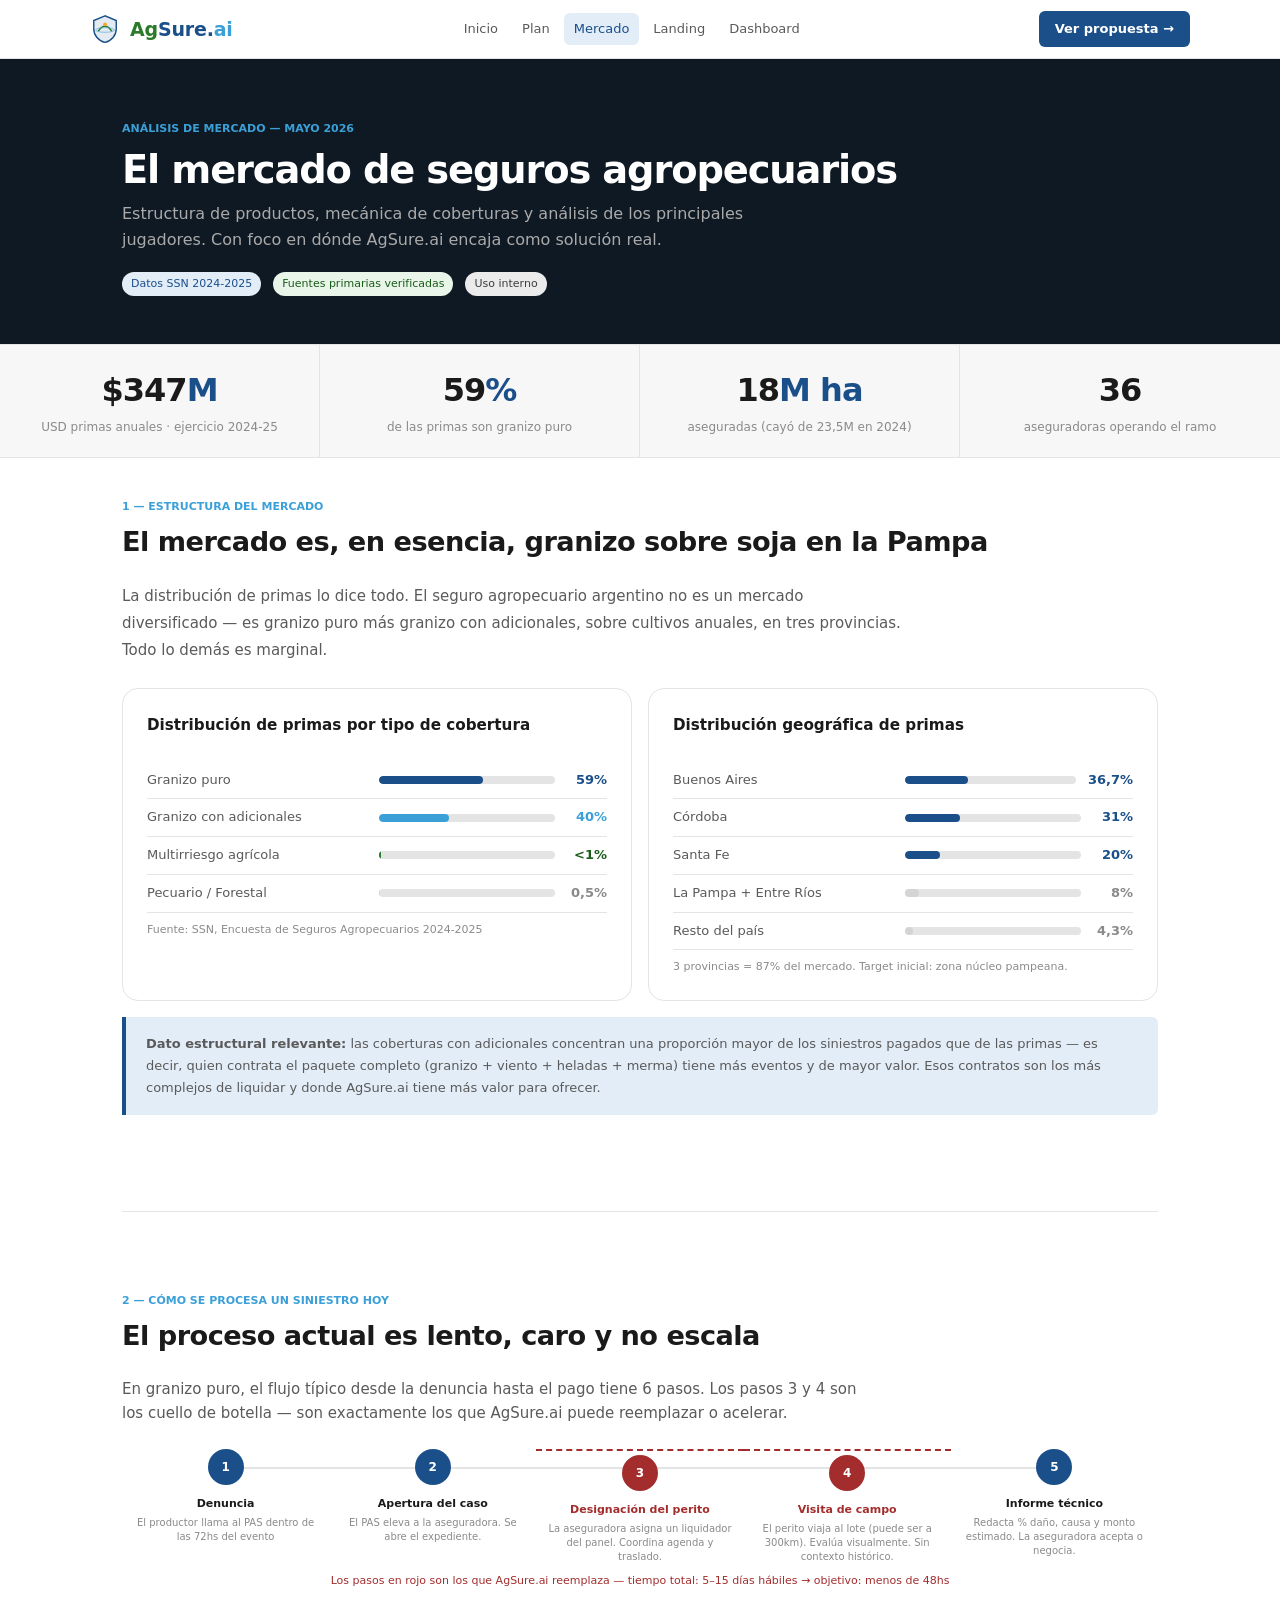
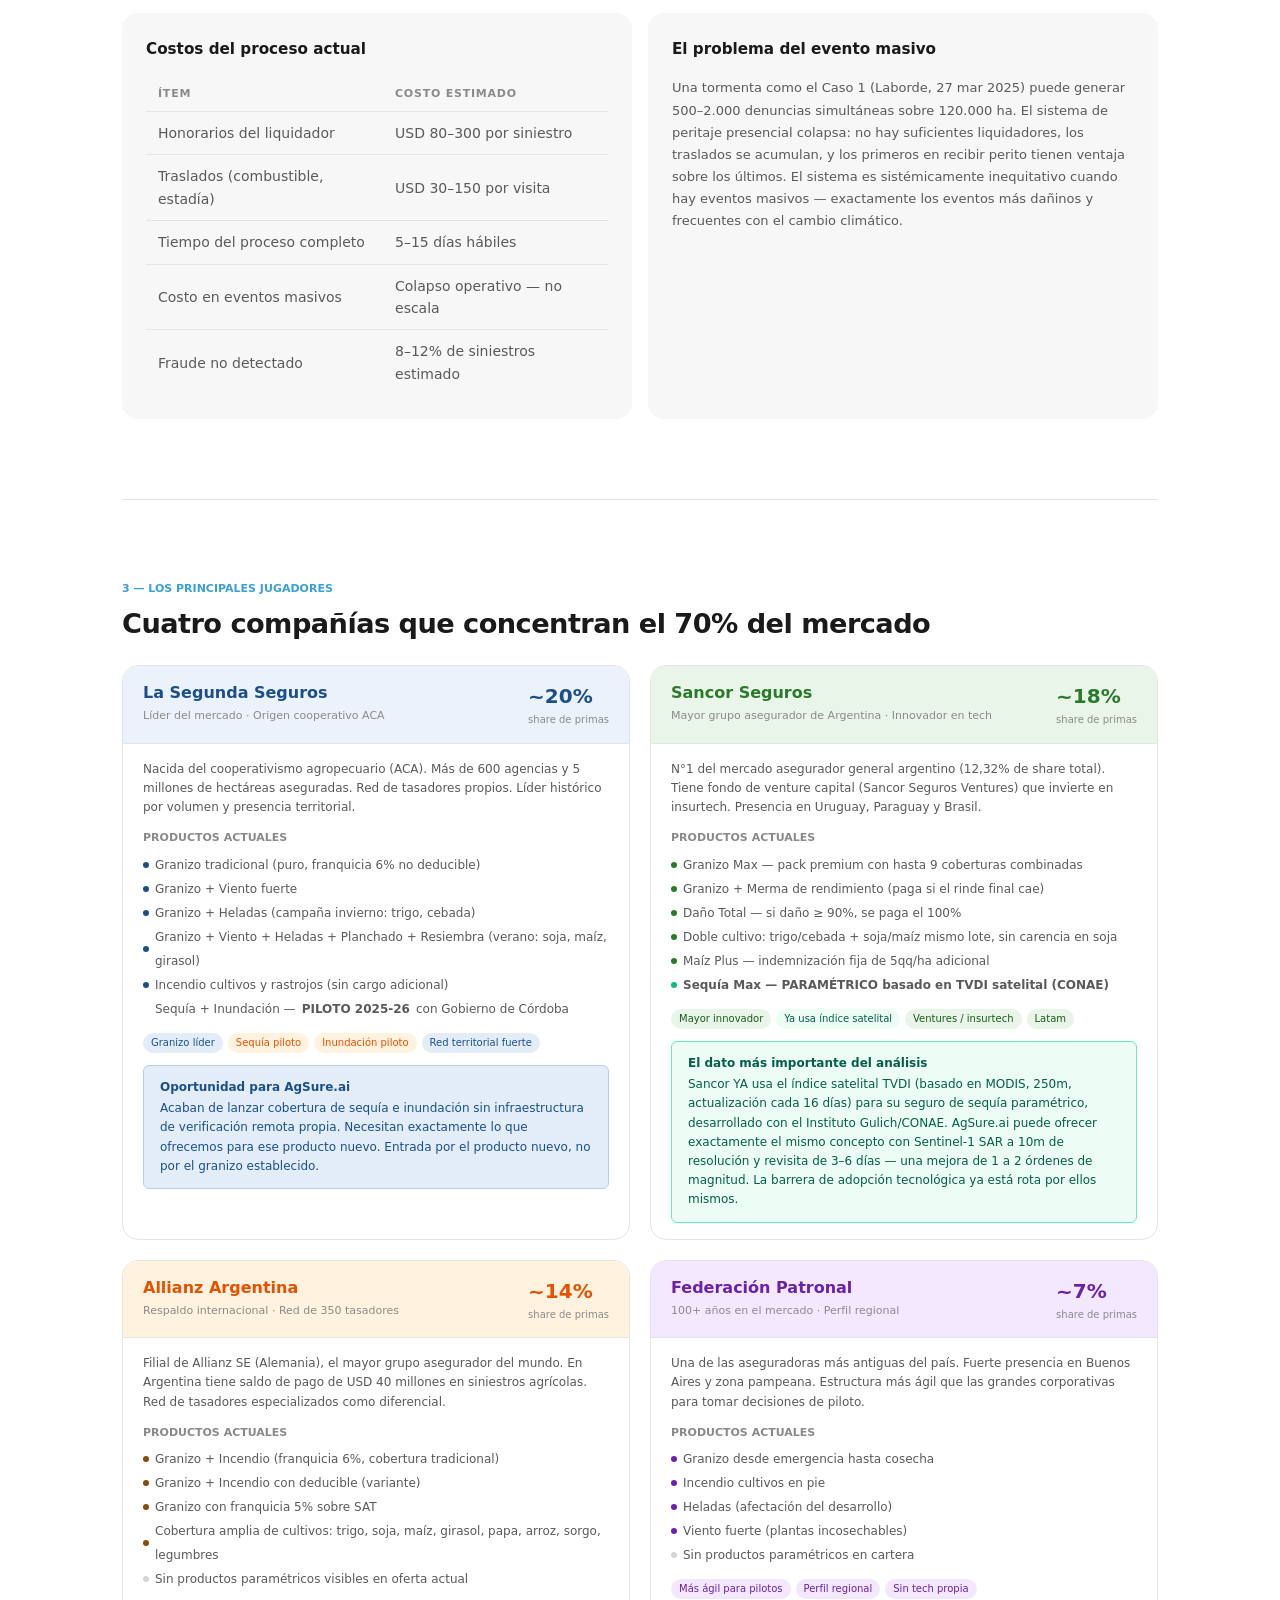
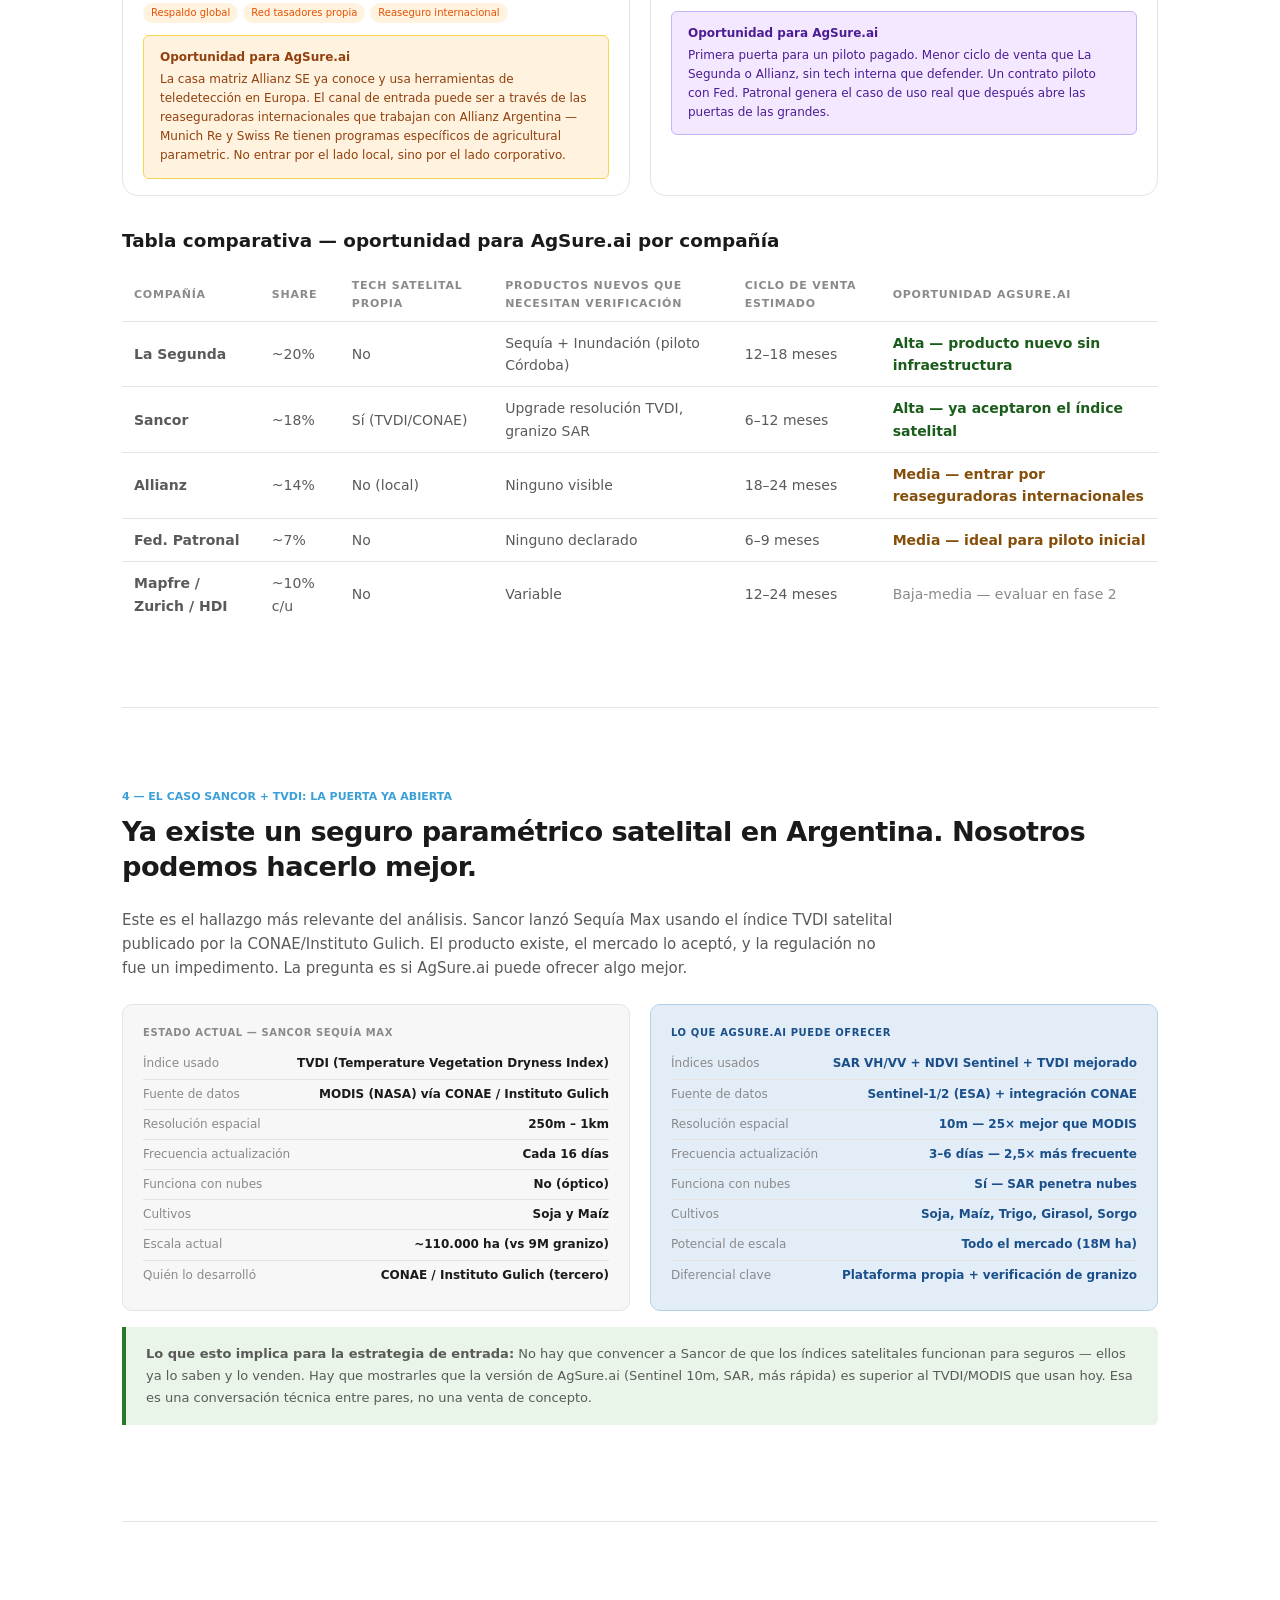
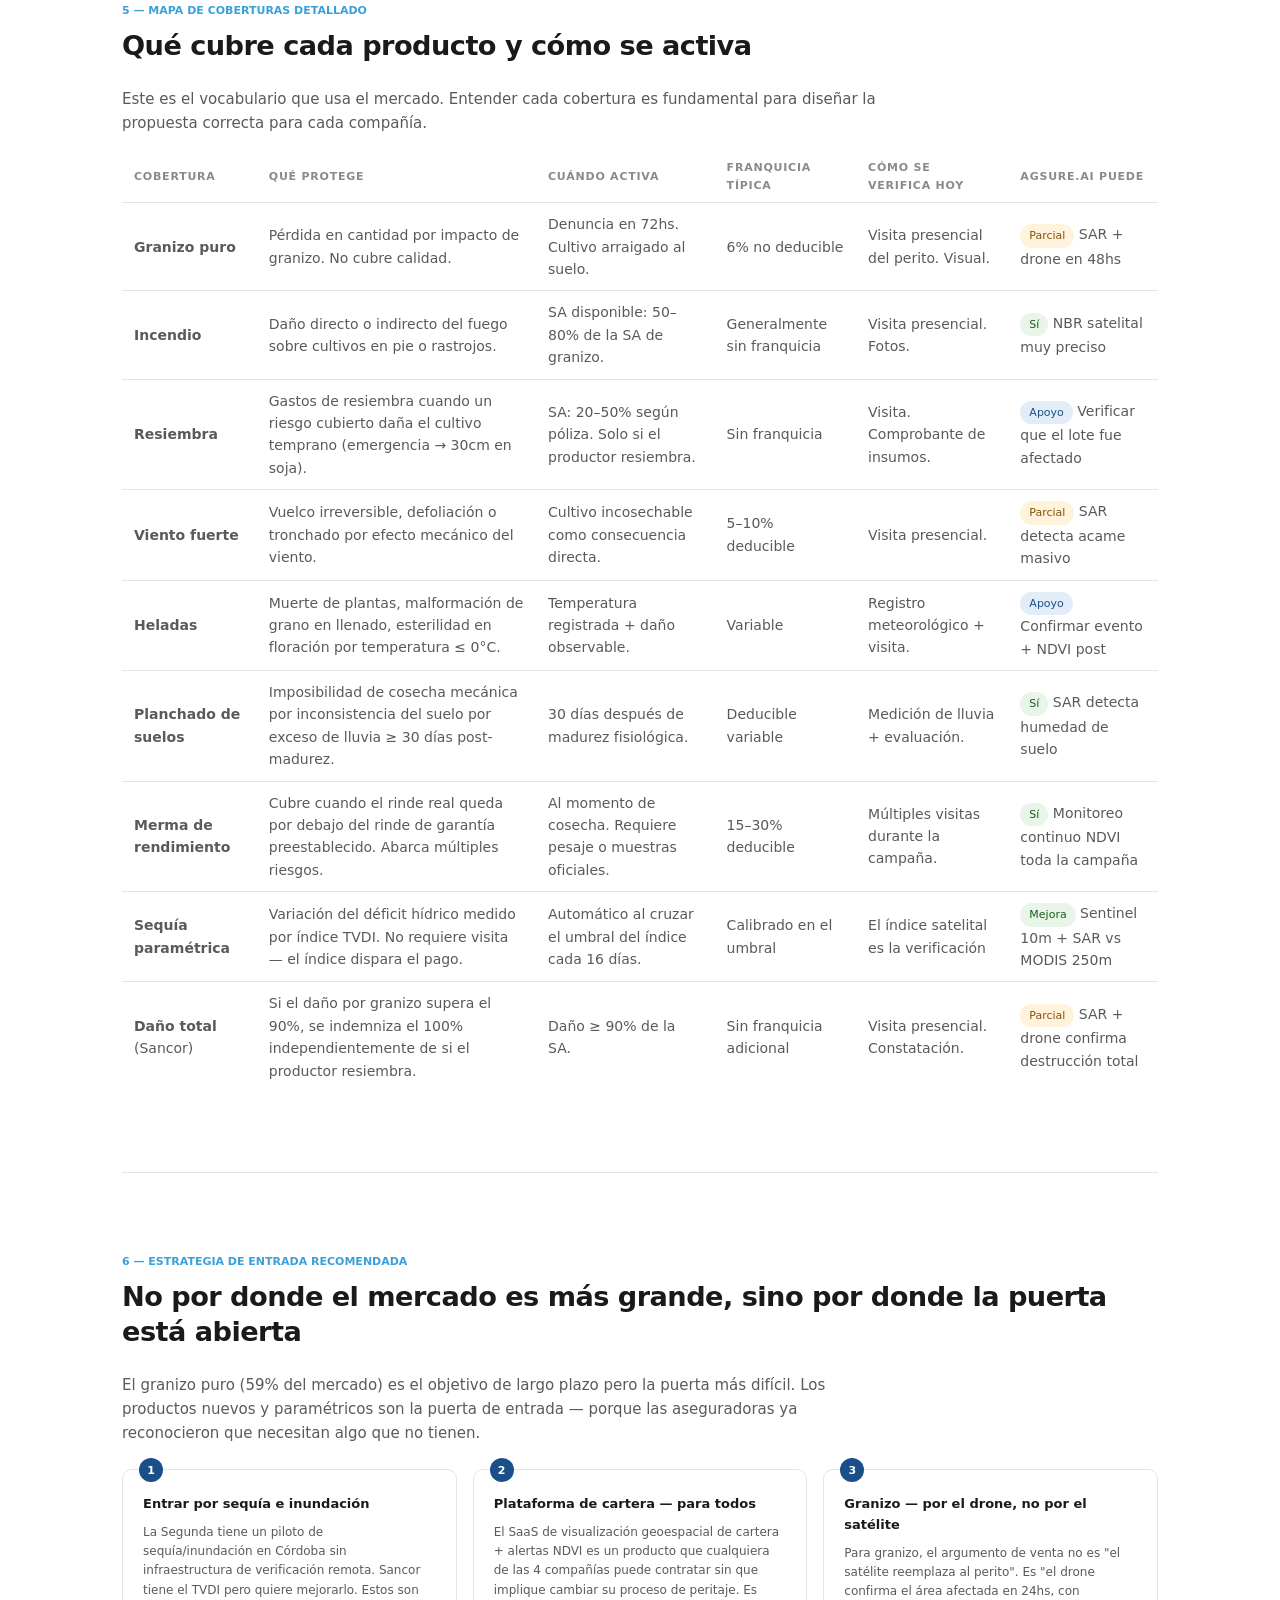
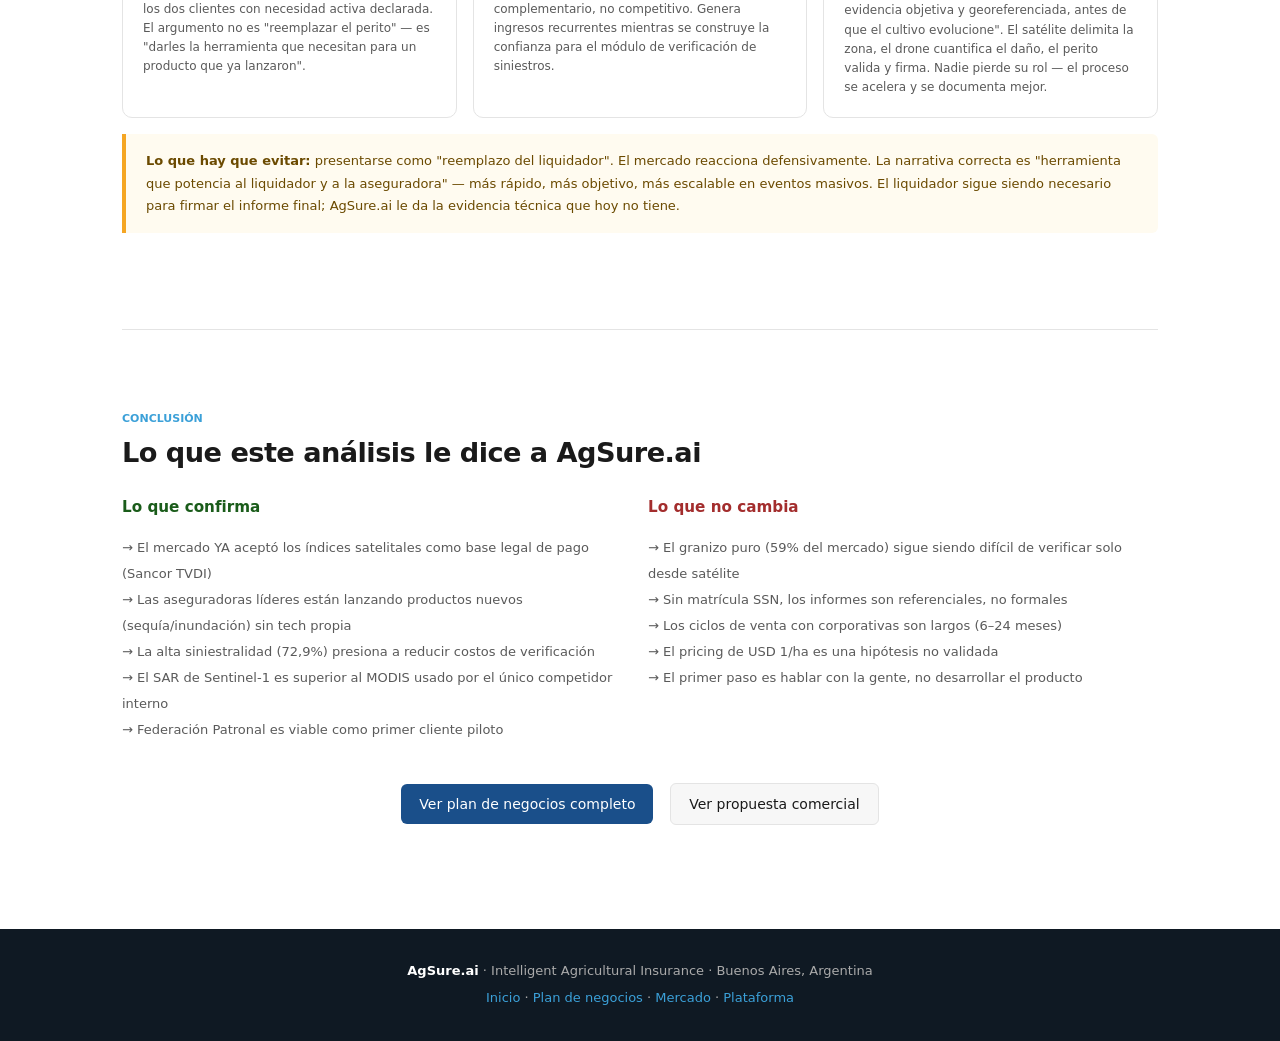
<file: mercado.html>
<!DOCTYPE html>
<html lang="es">
<head>
  <meta charset="UTF-8">
  <meta name="viewport" content="width=device-width, initial-scale=1.0">
  <title>Análisis de Mercado — AgSure.ai</title>
  <link rel="stylesheet" href="style.css">
  <style>
    .hero-mercado { background: var(--gray-900); color:#fff; padding:3.5rem 0 3rem; }
    .section-label { font-size:11px; font-weight:700; text-transform:uppercase; color:var(--blue-bright); margin-bottom:0.5rem; display:block; }

    /* STAT STRIP */
    .stat-strip { display:grid; grid-template-columns:repeat(4,1fr); background:var(--surface); border-top:1px solid var(--border); border-bottom:1px solid var(--border); }
    .stat-strip-item { padding:1.25rem 1rem; text-align:center; border-right:1px solid var(--border); }
    .stat-strip-item:last-child { border-right:none; }
    .stat-num { font-size:2rem; font-weight:700; letter-spacing:-0.03em; }
    .stat-num em { color:var(--blue); font-style:normal; }
    .stat-desc { font-size:12px; color:var(--text-muted); margin-top:2px; }

    /* COBERTURA BREAKDOWN */
    .cob-bar-row { display:flex; align-items:center; gap:12px; padding:8px 0; border-bottom:1px solid var(--border); }
    .cob-bar-row:last-child { border-bottom:none; }
    .cob-label { font-size:13px; min-width:220px; color:var(--text-secondary); }
    .cob-bar-track { flex:1; background:var(--border); border-radius:4px; height:8px; overflow:hidden; }
    .cob-bar-fill { height:100%; border-radius:4px; }
    .cob-pct { font-size:13px; font-weight:600; min-width:40px; text-align:right; }

    /* COMPANY CARDS */
    .company-grid { display:grid; grid-template-columns:1fr 1fr; gap:1.25rem; }
    .company-card { border:1px solid var(--border); border-radius:var(--radius-lg); overflow:hidden; }
    .company-header { padding:0.9rem 1.25rem; display:flex; align-items:flex-start; justify-content:space-between; }
    .company-name { font-size:16px; font-weight:700; }
    .company-sub  { font-size:11px; color:var(--text-muted); margin-top:1px; }
    .company-share { font-size:20px; font-weight:700; }
    .company-body { padding:1rem 1.25rem; border-top:1px solid var(--border); }

    .h-lasegunda  { background:#EBF2FB; }
    .h-sancor     { background:#E8F5E8; }
    .h-allianz    { background:#FFF3E0; }
    .h-fedpat     { background:#F3E8FF; }

    .c-lasegunda  { color:#1A4F8A; }
    .c-sancor     { color:#2A7A2A; }
    .c-allianz    { color:#E65100; }
    .c-fedpat     { color:#6B21A8; }

    /* PRODUCT TAGS */
    .prod-list { list-style:none; font-size:12px; color:var(--text-secondary); line-height:2; margin-bottom:0.75rem; }
    .prod-list li { display:flex; align-items:center; gap:6px; }
    .prod-dot { width:6px; height:6px; border-radius:50%; flex-shrink:0; }

    .tag-row { display:flex; flex-wrap:wrap; gap:5px; margin-top:0.5rem; }
    .tag { font-size:10px; font-weight:500; padding:2px 8px; border-radius:10px; }
    .tag-blue   { background:var(--blue-50); color:var(--blue); }
    .tag-green  { background:var(--green-50); color:var(--green-600); }
    .tag-orange { background:#FFF3E0; color:#E65100; }
    .tag-purple { background:#F3E8FF; color:#6B21A8; }
    .tag-red    { background:var(--red-50); color:var(--red); }
    .tag-sat    { background:#ECFDF5; color:#065F46; }

    .opp-box { background:var(--blue-50); border:1px solid var(--blue-100); border-radius:var(--radius-sm); padding:0.75rem 1rem; margin-top:0.75rem; font-size:12px; color:var(--blue); line-height:1.6; }
    .opp-box strong { display:block; margin-bottom:2px; }

    /* PROCESS FLOW */
    .process-grid { display:grid; grid-template-columns:repeat(5,1fr); gap:0; position:relative; margin-top:1rem; }
    .process-grid::before { content:''; position:absolute; top:18px; left:10%; right:10%; height:2px; background:var(--border); z-index:0; }
    .proc-step { text-align:center; padding:0 0.5rem; position:relative; z-index:1; }
    .proc-num { width:36px; height:36px; border-radius:50%; display:flex; align-items:center; justify-content:center; margin:0 auto 0.6rem; font-size:12px; font-weight:700; color:#fff; }
    .proc-step h5 { font-size:11px; font-weight:600; margin-bottom:3px; }
    .proc-step p  { font-size:10px; color:var(--text-muted); line-height:1.4; }
    .proc-pain { border-top:2px dashed var(--red); padding-top:4px; }
    .proc-pain h5 { color:var(--red); }

    /* PARAMETRICO */
    .param-grid { display:grid; grid-template-columns:1fr 1fr; gap:1.25rem; margin-top:1rem; }
    .param-card { border-radius:var(--radius-md); padding:1.25rem; border:1px solid var(--border); }
    .param-card.current { background:var(--surface); }
    .param-card.agsure  { background:var(--blue-50); border-color:var(--blue-100); }
    .param-label { font-size:10px; font-weight:700; text-transform:uppercase; letter-spacing:0.06em; margin-bottom:0.5rem; }
    .param-card.current .param-label { color:var(--text-muted); }
    .param-card.agsure  .param-label { color:var(--blue); }
    .param-row { display:flex; justify-content:space-between; font-size:12px; padding:5px 0; border-bottom:1px solid var(--border); }
    .param-row:last-child { border-bottom:none; }
    .param-key { color:var(--text-muted); }
    .param-val { font-weight:600; }
    .param-card.agsure .param-val { color:var(--blue); }

    /* OPPORTUNITY TABLE */
    .opp-table td.alta  { color:var(--green-600); font-weight:600; }
    .opp-table td.media { color:var(--earth);     font-weight:600; }
    .opp-table td.baja  { color:var(--text-muted); }

    /* INSIGHT BOXES */
    .insight { border-left:4px solid var(--blue); background:var(--blue-50); padding:1rem 1.25rem; border-radius:0 var(--radius-sm) var(--radius-sm) 0; font-size:13px; color:var(--text-secondary); margin:1rem 0; line-height:1.7; }
    .insight.green { border-color:var(--green); background:var(--green-50); }
    .insight.warn  { border-color:#F5A623; background:#FFFBF0; color:#6B4A00; }

    /* STRATEGY STEPS */
    .strategy-row { display:grid; grid-template-columns:repeat(3,1fr); gap:1rem; margin-top:1rem; }
    .strat-card { border-radius:var(--radius-md); padding:1.25rem; border:1px solid var(--border); position:relative; }
    .strat-num { position:absolute; top:-12px; left:16px; width:24px; height:24px; border-radius:50%; display:flex; align-items:center; justify-content:center; font-size:11px; font-weight:700; color:#fff; background:var(--blue); }
    .strat-card h4 { font-size:13px; margin-bottom:0.5rem; margin-top:0.25rem; }
    .strat-card p  { font-size:12px; color:var(--text-secondary); line-height:1.6; }

    @media (max-width:768px) {
      .company-grid, .param-grid, .strategy-row { grid-template-columns:1fr; }
      .stat-strip { grid-template-columns:1fr 1fr; }
      .process-grid { grid-template-columns:1fr 1fr; }
      .process-grid::before { display:none; }
    }
  </style>
</head>
<body>

<nav class="topnav">
  <div class="topnav-inner">
    <a href="index.html" class="logo-mark">
      <svg width="30" height="30" viewBox="0 0 32 32" fill="none"><path d="M16 2L4 7v9c0 6.6 5.1 12.8 12 14.3C22.9 28.8 28 22.6 28 16V7L16 2z" fill="#1A4F8A" opacity="0.12"/><path d="M16 2L4 7v9c0 6.6 5.1 12.8 12 14.3C22.9 28.8 28 22.6 28 16V7L16 2z" fill="none" stroke="#1A4F8A" stroke-width="1.5"/><path d="M9 18c2-3 4-5 7-5s5 2 7 5" stroke="#2A7A2A" stroke-width="1.5" stroke-linecap="round" fill="none"/><circle cx="16" cy="11" r="2" fill="#F5A623"/><ellipse cx="16" cy="17" rx="10" ry="2.5" fill="none" stroke="#3BA0D8" stroke-width="1" opacity="0.6"/></svg>
      <div class="logo-wordmark"><span class="ag">Ag</span><span class="sure">Sure</span><span class="dot">.</span><span class="ai">ai</span></div>
    </a>
    <div class="nav-links">
      <a href="index.html"     class="nav-link">Inicio</a>
      <a href="plan.html"      class="nav-link">Plan</a>
      <a href="mercado.html"   class="nav-link active">Mercado</a>
      <a href="landing.html"   class="nav-link">Landing</a>
      <a href="dashboard.html" class="nav-link">Dashboard</a>
    </div>
    <a href="landing.html#contacto" class="nav-cta">Ver propuesta →</a>
  </div>
</nav>

<!-- HERO -->
<div class="hero-mercado">
  <div class="container">
    <span style="font-size:11px;font-weight:600;text-transform:uppercase;color:var(--blue-bright)">Análisis de mercado — Mayo 2026</span>
    <h1 style="color:#fff; margin:0.5rem 0">El mercado de seguros agropecuarios</h1>
    <p style="color:#aaa; font-size:1rem; max-width:640px">Estructura de productos, mecánica de coberturas y análisis de los principales jugadores. Con foco en dónde AgSure.ai encaja como solución real.</p>
    <div style="display:flex; gap:0.75rem; margin-top:1.25rem; flex-wrap:wrap">
      <span class="badge badge-blue">Datos SSN 2024-2025</span>
      <span class="badge badge-green">Fuentes primarias verificadas</span>
      <span class="badge badge-gray">Uso interno</span>
    </div>
  </div>
</div>

<!-- STAT STRIP -->
<div class="stat-strip">
  <div class="stat-strip-item"><div class="stat-num">$347<em>M</em></div><div class="stat-desc">USD primas anuales · ejercicio 2024-25</div></div>
  <div class="stat-strip-item"><div class="stat-num">59<em>%</em></div><div class="stat-desc">de las primas son granizo puro</div></div>
  <div class="stat-strip-item"><div class="stat-num">18<em>M ha</em></div><div class="stat-desc">aseguradas (cayó de 23,5M en 2024)</div></div>
  <div class="stat-strip-item"><div class="stat-num">36</div><div class="stat-desc">aseguradoras operando el ramo</div></div>
</div>

<div class="container">

  <!-- 1. ESTRUCTURA DEL MERCADO -->
  <div class="section-sm">
    <span class="section-label">1 — Estructura del mercado</span>
    <h2 class="mb-3">El mercado es, en esencia, granizo sobre soja en la Pampa</h2>
    <p style="max-width:780px;line-height:1.8" class="mb-3">La distribución de primas lo dice todo. El seguro agropecuario argentino no es un mercado diversificado — es granizo puro más granizo con adicionales, sobre cultivos anuales, en tres provincias. Todo lo demás es marginal.</p>

    <div class="grid-2 mt-3">
      <div class="card">
        <h4 class="mb-3">Distribución de primas por tipo de cobertura</h4>
        <div class="cob-bar-row">
          <span class="cob-label">Granizo puro</span>
          <div class="cob-bar-track"><div class="cob-bar-fill" style="width:59%;background:var(--blue)"></div></div>
          <span class="cob-pct c-lasegunda">59%</span>
        </div>
        <div class="cob-bar-row">
          <span class="cob-label">Granizo con adicionales</span>
          <div class="cob-bar-track"><div class="cob-bar-fill" style="width:40%;background:var(--blue-bright)"></div></div>
          <span class="cob-pct" style="color:var(--blue-bright)">40%</span>
        </div>
        <div class="cob-bar-row">
          <span class="cob-label">Multirriesgo agrícola</span>
          <div class="cob-bar-track"><div class="cob-bar-fill" style="width:1%;background:var(--green)"></div></div>
          <span class="cob-pct" style="color:var(--green-600)">&lt;1%</span>
        </div>
        <div class="cob-bar-row">
          <span class="cob-label">Pecuario / Forestal</span>
          <div class="cob-bar-track"><div class="cob-bar-fill" style="width:0.5%;background:var(--gray-200)"></div></div>
          <span class="cob-pct" style="color:var(--text-muted)">0,5%</span>
        </div>
        <p style="font-size:11px;color:var(--text-muted);margin-top:8px">Fuente: SSN, Encuesta de Seguros Agropecuarios 2024-2025</p>
      </div>

      <div class="card">
        <h4 class="mb-3">Distribución geográfica de primas</h4>
        <div class="cob-bar-row">
          <span class="cob-label">Buenos Aires</span>
          <div class="cob-bar-track"><div class="cob-bar-fill" style="width:36.7%;background:var(--blue)"></div></div>
          <span class="cob-pct c-lasegunda">36,7%</span>
        </div>
        <div class="cob-bar-row">
          <span class="cob-label">Córdoba</span>
          <div class="cob-bar-track"><div class="cob-bar-fill" style="width:31%;background:var(--blue)"></div></div>
          <span class="cob-pct c-lasegunda">31%</span>
        </div>
        <div class="cob-bar-row">
          <span class="cob-label">Santa Fe</span>
          <div class="cob-bar-track"><div class="cob-bar-fill" style="width:20%;background:var(--blue)"></div></div>
          <span class="cob-pct c-lasegunda">20%</span>
        </div>
        <div class="cob-bar-row">
          <span class="cob-label">La Pampa + Entre Ríos</span>
          <div class="cob-bar-track"><div class="cob-bar-fill" style="width:8%;background:var(--gray-200)"></div></div>
          <span class="cob-pct" style="color:var(--text-muted)">8%</span>
        </div>
        <div class="cob-bar-row">
          <span class="cob-label">Resto del país</span>
          <div class="cob-bar-track"><div class="cob-bar-fill" style="width:4.3%;background:var(--gray-200)"></div></div>
          <span class="cob-pct" style="color:var(--text-muted)">4,3%</span>
        </div>
        <p style="font-size:11px;color:var(--text-muted);margin-top:8px">3 provincias = 87% del mercado. Target inicial: zona núcleo pampeana.</p>
      </div>
    </div>

    <div class="insight mt-3">
      <strong>Dato estructural relevante:</strong> las coberturas con adicionales concentran una proporción mayor de los siniestros pagados que de las primas — es decir, quien contrata el paquete completo (granizo + viento + heladas + merma) tiene más eventos y de mayor valor. Esos contratos son los más complejos de liquidar y donde AgSure.ai tiene más valor para ofrecer.
    </div>
  </div>

  <hr class="divider">

  <!-- 2. COMO FUNCIONA UN SINIESTRO -->
  <div class="section-sm">
    <span class="section-label">2 — Cómo se procesa un siniestro hoy</span>
    <h2 class="mb-3">El proceso actual es lento, caro y no escala</h2>
    <p class="mb-3" style="max-width:760px">En granizo puro, el flujo típico desde la denuncia hasta el pago tiene 6 pasos. Los pasos 3 y 4 son los cuello de botella — son exactamente los que AgSure.ai puede reemplazar o acelerar.</p>

    <div class="process-grid">
      <div class="proc-step">
        <div class="proc-num" style="background:var(--blue)">1</div>
        <h5>Denuncia</h5>
        <p>El productor llama al PAS dentro de las 72hs del evento</p>
      </div>
      <div class="proc-step">
        <div class="proc-num" style="background:var(--blue)">2</div>
        <h5>Apertura del caso</h5>
        <p>El PAS eleva a la aseguradora. Se abre el expediente.</p>
      </div>
      <div class="proc-step proc-pain">
        <div class="proc-num" style="background:var(--red)">3</div>
        <h5>Designación del perito</h5>
        <p>La aseguradora asigna un liquidador del panel. Coordina agenda y traslado.</p>
      </div>
      <div class="proc-step proc-pain">
        <div class="proc-num" style="background:var(--red)">4</div>
        <h5>Visita de campo</h5>
        <p>El perito viaja al lote (puede ser a 300km). Evalúa visualmente. Sin contexto histórico.</p>
      </div>
      <div class="proc-step">
        <div class="proc-num" style="background:var(--blue)">5</div>
        <h5>Informe técnico</h5>
        <p>Redacta % daño, causa y monto estimado. La aseguradora acepta o negocia.</p>
      </div>
    </div>
    <p style="font-size:11px;color:var(--red);text-align:center;margin-top:8px">Los pasos en rojo son los que AgSure.ai reemplaza — tiempo total: 5–15 días hábiles → objetivo: menos de 48hs</p>

    <div class="grid-2 mt-3">
      <div class="card-surface">
        <h4 class="mb-2">Costos del proceso actual</h4>
        <table>
          <thead><tr><th>Ítem</th><th>Costo estimado</th></tr></thead>
          <tbody>
            <tr><td>Honorarios del liquidador</td><td>USD 80–300 por siniestro</td></tr>
            <tr><td>Traslados (combustible, estadía)</td><td>USD 30–150 por visita</td></tr>
            <tr><td>Tiempo del proceso completo</td><td>5–15 días hábiles</td></tr>
            <tr><td>Costo en eventos masivos</td><td>Colapso operativo — no escala</td></tr>
            <tr><td>Fraude no detectado</td><td>8–12% de siniestros estimado</td></tr>
          </tbody>
        </table>
      </div>
      <div class="card-surface">
        <h4 class="mb-2">El problema del evento masivo</h4>
        <p style="font-size:13px;line-height:1.7">Una tormenta como el Caso 1 (Laborde, 27 mar 2025) puede generar 500–2.000 denuncias simultáneas sobre 120.000 ha. El sistema de peritaje presencial colapsa: no hay suficientes liquidadores, los traslados se acumulan, y los primeros en recibir perito tienen ventaja sobre los últimos. El sistema es sistémicamente inequitativo cuando hay eventos masivos — exactamente los eventos más dañinos y frecuentes con el cambio climático.</p>
      </div>
    </div>
  </div>

  <hr class="divider">

  <!-- 3. PRINCIPALES COMPAÑIAS -->
  <div class="section-sm">
    <span class="section-label">3 — Los principales jugadores</span>
    <h2 class="mb-3">Cuatro compañías que concentran el 70% del mercado</h2>

    <div class="company-grid">

      <!-- LA SEGUNDA -->
      <div class="company-card">
        <div class="company-header h-lasegunda">
          <div>
            <div class="company-name c-lasegunda">La Segunda Seguros</div>
            <div class="company-sub">Líder del mercado · Origen cooperativo ACA</div>
          </div>
          <div class="text-right">
            <div class="company-share c-lasegunda">~20%</div>
            <div style="font-size:10px;color:var(--text-muted)">share de primas</div>
          </div>
        </div>
        <div class="company-body">

          <p style="font-size:12px;color:var(--text-secondary);margin-bottom:0.75rem;line-height:1.6">Nacida del cooperativismo agropecuario (ACA). Más de 600 agencias y 5 millones de hectáreas aseguradas. Red de tasadores propios. Líder histórico por volumen y presencia territorial.</p>

          <h5 style="font-size:11px;font-weight:700;text-transform:uppercase;color:var(--text-muted);margin-bottom:6px">Productos actuales</h5>
          <ul class="prod-list">
            <li><div class="prod-dot" style="background:var(--blue)"></div>Granizo tradicional (puro, franquicia 6% no deducible)</li>
            <li><div class="prod-dot" style="background:var(--blue)"></div>Granizo + Viento fuerte</li>
            <li><div class="prod-dot" style="background:var(--blue)"></div>Granizo + Heladas (campaña invierno: trigo, cebada)</li>
            <li><div class="prod-dot" style="background:var(--blue)"></div>Granizo + Viento + Heladas + Planchado + Resiembra (verano: soja, maíz, girasol)</li>
            <li><div class="prod-dot" style="background:var(--blue)"></div>Incendio cultivos y rastrojos (sin cargo adicional)</li>
            <li><div class="prod-dot" style="background:#F5A623)"></div>Sequía + Inundación — <strong>PILOTO 2025-26</strong> con Gobierno de Córdoba</li>
          </ul>

          <div class="tag-row">
            <span class="tag tag-blue">Granizo líder</span>
            <span class="tag tag-orange">Sequía piloto</span>
            <span class="tag tag-orange">Inundación piloto</span>
            <span class="tag tag-blue">Red territorial fuerte</span>
          </div>

          <div class="opp-box">
            <strong>Oportunidad para AgSure.ai</strong>
            Acaban de lanzar cobertura de sequía e inundación sin infraestructura de verificación remota propia. Necesitan exactamente lo que ofrecemos para ese producto nuevo. Entrada por el producto nuevo, no por el granizo establecido.
          </div>
        </div>
      </div>

      <!-- SANCOR -->
      <div class="company-card">
        <div class="company-header h-sancor">
          <div>
            <div class="company-name c-sancor">Sancor Seguros</div>
            <div class="company-sub">Mayor grupo asegurador de Argentina · Innovador en tech</div>
          </div>
          <div class="text-right">
            <div class="company-share c-sancor">~18%</div>
            <div style="font-size:10px;color:var(--text-muted)">share de primas</div>
          </div>
        </div>
        <div class="company-body">

          <p style="font-size:12px;color:var(--text-secondary);margin-bottom:0.75rem;line-height:1.6">N°1 del mercado asegurador general argentino (12,32% de share total). Tiene fondo de venture capital (Sancor Seguros Ventures) que invierte en insurtech. Presencia en Uruguay, Paraguay y Brasil.</p>

          <h5 style="font-size:11px;font-weight:700;text-transform:uppercase;color:var(--text-muted);margin-bottom:6px">Productos actuales</h5>
          <ul class="prod-list">
            <li><div class="prod-dot" style="background:var(--green)"></div>Granizo Max — pack premium con hasta 9 coberturas combinadas</li>
            <li><div class="prod-dot" style="background:var(--green)"></div>Granizo + Merma de rendimiento (paga si el rinde final cae)</li>
            <li><div class="prod-dot" style="background:var(--green)"></div>Daño Total — si daño ≥ 90%, se paga el 100%</li>
            <li><div class="prod-dot" style="background:var(--green)"></div>Doble cultivo: trigo/cebada + soja/maíz mismo lote, sin carencia en soja</li>
            <li><div class="prod-dot" style="background:var(--green)"></div>Maíz Plus — indemnización fija de 5qq/ha adicional</li>
            <li><div class="prod-dot" style="background:#10B981"></div><strong>Sequía Max — PARAMÉTRICO basado en TVDI satelital (CONAE)</strong></li>
          </ul>

          <div class="tag-row">
            <span class="tag tag-green">Mayor innovador</span>
            <span class="tag tag-sat">Ya usa índice satelital</span>
            <span class="tag tag-green">Ventures / insurtech</span>
            <span class="tag tag-green">Latam</span>
          </div>

          <div class="opp-box" style="background:#ECFDF5;border-color:#6EE7B7;color:#065F46">
            <strong>El dato más importante del análisis</strong>
            Sancor YA usa el índice satelital TVDI (basado en MODIS, 250m, actualización cada 16 días) para su seguro de sequía paramétrico, desarrollado con el Instituto Gulich/CONAE. AgSure.ai puede ofrecer exactamente el mismo concepto con Sentinel-1 SAR a 10m de resolución y revisita de 3–6 días — una mejora de 1 a 2 órdenes de magnitud. La barrera de adopción tecnológica ya está rota por ellos mismos.
          </div>
        </div>
      </div>

      <!-- ALLIANZ -->
      <div class="company-card">
        <div class="company-header h-allianz">
          <div>
            <div class="company-name c-allianz">Allianz Argentina</div>
            <div class="company-sub">Respaldo internacional · Red de 350 tasadores</div>
          </div>
          <div class="text-right">
            <div class="company-share c-allianz">~14%</div>
            <div style="font-size:10px;color:var(--text-muted)">share de primas</div>
          </div>
        </div>
        <div class="company-body">

          <p style="font-size:12px;color:var(--text-secondary);margin-bottom:0.75rem;line-height:1.6">Filial de Allianz SE (Alemania), el mayor grupo asegurador del mundo. En Argentina tiene saldo de pago de USD 40 millones en siniestros agrícolas. Red de tasadores especializados como diferencial.</p>

          <h5 style="font-size:11px;font-weight:700;text-transform:uppercase;color:var(--text-muted);margin-bottom:6px">Productos actuales</h5>
          <ul class="prod-list">
            <li><div class="prod-dot" style="background:var(--earth)"></div>Granizo + Incendio (franquicia 6%, cobertura tradicional)</li>
            <li><div class="prod-dot" style="background:var(--earth)"></div>Granizo + Incendio con deducible (variante)</li>
            <li><div class="prod-dot" style="background:var(--earth)"></div>Granizo con franquicia 5% sobre SAT</li>
            <li><div class="prod-dot" style="background:var(--earth)"></div>Cobertura amplia de cultivos: trigo, soja, maíz, girasol, papa, arroz, sorgo, legumbres</li>
            <li><div class="prod-dot" style="background:var(--gray-200)"></div>Sin productos paramétricos visibles en oferta actual</li>
          </ul>

          <div class="tag-row">
            <span class="tag tag-orange">Respaldo global</span>
            <span class="tag tag-orange">Red tasadores propia</span>
            <span class="tag tag-orange">Reaseguro internacional</span>
          </div>

          <div class="opp-box" style="background:#FFF3E0;border-color:#FCD34D;color:#92400E">
            <strong>Oportunidad para AgSure.ai</strong>
            La casa matriz Allianz SE ya conoce y usa herramientas de teledetección en Europa. El canal de entrada puede ser a través de las reaseguradoras internacionales que trabajan con Allianz Argentina — Munich Re y Swiss Re tienen programas específicos de agricultural parametric. No entrar por el lado local, sino por el lado corporativo.
          </div>
        </div>
      </div>

      <!-- FED PATRONAL -->
      <div class="company-card">
        <div class="company-header h-fedpat">
          <div>
            <div class="company-name c-fedpat">Federación Patronal</div>
            <div class="company-sub">100+ años en el mercado · Perfil regional</div>
          </div>
          <div class="text-right">
            <div class="company-share c-fedpat">~7%</div>
            <div style="font-size:10px;color:var(--text-muted)">share de primas</div>
          </div>
        </div>
        <div class="company-body">

          <p style="font-size:12px;color:var(--text-secondary);margin-bottom:0.75rem;line-height:1.6">Una de las aseguradoras más antiguas del país. Fuerte presencia en Buenos Aires y zona pampeana. Estructura más ágil que las grandes corporativas para tomar decisiones de piloto.</p>

          <h5 style="font-size:11px;font-weight:700;text-transform:uppercase;color:var(--text-muted);margin-bottom:6px">Productos actuales</h5>
          <ul class="prod-list">
            <li><div class="prod-dot" style="background:#6B21A8"></div>Granizo desde emergencia hasta cosecha</li>
            <li><div class="prod-dot" style="background:#6B21A8"></div>Incendio cultivos en pie</li>
            <li><div class="prod-dot" style="background:#6B21A8"></div>Heladas (afectación del desarrollo)</li>
            <li><div class="prod-dot" style="background:#6B21A8"></div>Viento fuerte (plantas incosechables)</li>
            <li><div class="prod-dot" style="background:var(--gray-200)"></div>Sin productos paramétricos en cartera</li>
          </ul>

          <div class="tag-row">
            <span class="tag tag-purple">Más ágil para pilotos</span>
            <span class="tag tag-purple">Perfil regional</span>
            <span class="tag tag-purple">Sin tech propia</span>
          </div>

          <div class="opp-box" style="background:#F3E8FF;border-color:#C4B5FD;color:#4C1D95">
            <strong>Oportunidad para AgSure.ai</strong>
            Primera puerta para un piloto pagado. Menor ciclo de venta que La Segunda o Allianz, sin tech interna que defender. Un contrato piloto con Fed. Patronal genera el caso de uso real que después abre las puertas de las grandes.
          </div>
        </div>
      </div>

    </div>

    <!-- Tabla comparativa rápida -->
    <h3 class="mt-4 mb-2">Tabla comparativa — oportunidad para AgSure.ai por compañía</h3>
    <table class="opp-table">
      <thead>
        <tr>
          <th>Compañía</th>
          <th>Share</th>
          <th>Tech satelital propia</th>
          <th>Productos nuevos que necesitan verificación</th>
          <th>Ciclo de venta estimado</th>
          <th>Oportunidad AgSure.ai</th>
        </tr>
      </thead>
      <tbody>
        <tr>
          <td><strong>La Segunda</strong></td>
          <td>~20%</td>
          <td>No</td>
          <td>Sequía + Inundación (piloto Córdoba)</td>
          <td>12–18 meses</td>
          <td class="alta">Alta — producto nuevo sin infraestructura</td>
        </tr>
        <tr>
          <td><strong>Sancor</strong></td>
          <td>~18%</td>
          <td>Sí (TVDI/CONAE)</td>
          <td>Upgrade resolución TVDI, granizo SAR</td>
          <td>6–12 meses</td>
          <td class="alta">Alta — ya aceptaron el índice satelital</td>
        </tr>
        <tr>
          <td><strong>Allianz</strong></td>
          <td>~14%</td>
          <td>No (local)</td>
          <td>Ninguno visible</td>
          <td>18–24 meses</td>
          <td class="media">Media — entrar por reaseguradoras internacionales</td>
        </tr>
        <tr>
          <td><strong>Fed. Patronal</strong></td>
          <td>~7%</td>
          <td>No</td>
          <td>Ninguno declarado</td>
          <td>6–9 meses</td>
          <td class="media">Media — ideal para piloto inicial</td>
        </tr>
        <tr>
          <td><strong>Mapfre / Zurich / HDI</strong></td>
          <td>~10% c/u</td>
          <td>No</td>
          <td>Variable</td>
          <td>12–24 meses</td>
          <td class="baja">Baja-media — evaluar en fase 2</td>
        </tr>
      </tbody>
    </table>
  </div>

  <hr class="divider">

  <!-- 4. EL CASO SANCOR-TVDI -->
  <div class="section-sm">
    <span class="section-label">4 — El caso Sancor + TVDI: la puerta ya abierta</span>
    <h2 class="mb-3">Ya existe un seguro paramétrico satelital en Argentina. Nosotros podemos hacerlo mejor.</h2>
    <p class="mb-3" style="max-width:780px">Este es el hallazgo más relevante del análisis. Sancor lanzó Sequía Max usando el índice TVDI satelital publicado por la CONAE/Instituto Gulich. El producto existe, el mercado lo aceptó, y la regulación no fue un impedimento. La pregunta es si AgSure.ai puede ofrecer algo mejor.</p>

    <div class="param-grid">
      <div class="param-card current">
        <div class="param-label">Estado actual — Sancor Sequía Max</div>
        <div class="param-row"><span class="param-key">Índice usado</span><span class="param-val">TVDI (Temperature Vegetation Dryness Index)</span></div>
        <div class="param-row"><span class="param-key">Fuente de datos</span><span class="param-val">MODIS (NASA) vía CONAE / Instituto Gulich</span></div>
        <div class="param-row"><span class="param-key">Resolución espacial</span><span class="param-val">250m – 1km</span></div>
        <div class="param-row"><span class="param-key">Frecuencia actualización</span><span class="param-val">Cada 16 días</span></div>
        <div class="param-row"><span class="param-key">Funciona con nubes</span><span class="param-val">No (óptico)</span></div>
        <div class="param-row"><span class="param-key">Cultivos</span><span class="param-val">Soja y Maíz</span></div>
        <div class="param-row"><span class="param-key">Escala actual</span><span class="param-val">~110.000 ha (vs 9M granizo)</span></div>
        <div class="param-row"><span class="param-key">Quién lo desarrolló</span><span class="param-val">CONAE / Instituto Gulich (tercero)</span></div>
      </div>
      <div class="param-card agsure">
        <div class="param-label">Lo que AgSure.ai puede ofrecer</div>
        <div class="param-row"><span class="param-key">Índices usados</span><span class="param-val">SAR VH/VV + NDVI Sentinel + TVDI mejorado</span></div>
        <div class="param-row"><span class="param-key">Fuente de datos</span><span class="param-val">Sentinel-1/2 (ESA) + integración CONAE</span></div>
        <div class="param-row"><span class="param-key">Resolución espacial</span><span class="param-val"><strong>10m</strong> — 25× mejor que MODIS</span></div>
        <div class="param-row"><span class="param-key">Frecuencia actualización</span><span class="param-val"><strong>3–6 días</strong> — 2,5× más frecuente</span></div>
        <div class="param-row"><span class="param-key">Funciona con nubes</span><span class="param-val"><strong>Sí</strong> — SAR penetra nubes</span></div>
        <div class="param-row"><span class="param-key">Cultivos</span><span class="param-val">Soja, Maíz, Trigo, Girasol, Sorgo</span></div>
        <div class="param-row"><span class="param-key">Potencial de escala</span><span class="param-val">Todo el mercado (18M ha)</span></div>
        <div class="param-row"><span class="param-key">Diferencial clave</span><span class="param-val">Plataforma propia + verificación de granizo</span></div>
      </div>
    </div>

    <div class="insight green mt-3">
      <strong>Lo que esto implica para la estrategia de entrada:</strong> No hay que convencer a Sancor de que los índices satelitales funcionan para seguros — ellos ya lo saben y lo venden. Hay que mostrarles que la versión de AgSure.ai (Sentinel 10m, SAR, más rápida) es superior al TVDI/MODIS que usan hoy. Esa es una conversación técnica entre pares, no una venta de concepto.
    </div>
  </div>

  <hr class="divider">

  <!-- 5. COBERTURAS DETALLADAS -->
  <div class="section-sm">
    <span class="section-label">5 — Mapa de coberturas detallado</span>
    <h2 class="mb-3">Qué cubre cada producto y cómo se activa</h2>
    <p class="mb-2" style="max-width:760px">Este es el vocabulario que usa el mercado. Entender cada cobertura es fundamental para diseñar la propuesta correcta para cada compañía.</p>

    <table>
      <thead>
        <tr>
          <th>Cobertura</th>
          <th>Qué protege</th>
          <th>Cuándo activa</th>
          <th>Franquicia típica</th>
          <th>Cómo se verifica hoy</th>
          <th>AgSure.ai puede</th>
        </tr>
      </thead>
      <tbody>
        <tr>
          <td><strong>Granizo puro</strong></td>
          <td>Pérdida en cantidad por impacto de granizo. No cubre calidad.</td>
          <td>Denuncia en 72hs. Cultivo arraigado al suelo.</td>
          <td>6% no deducible</td>
          <td>Visita presencial del perito. Visual.</td>
          <td><span class="badge badge-amber">Parcial</span> SAR + drone en 48hs</td>
        </tr>
        <tr>
          <td><strong>Incendio</strong></td>
          <td>Daño directo o indirecto del fuego sobre cultivos en pie o rastrojos.</td>
          <td>SA disponible: 50–80% de la SA de granizo.</td>
          <td>Generalmente sin franquicia</td>
          <td>Visita presencial. Fotos.</td>
          <td><span class="badge badge-green">Sí</span> NBR satelital muy preciso</td>
        </tr>
        <tr>
          <td><strong>Resiembra</strong></td>
          <td>Gastos de resiembra cuando un riesgo cubierto daña el cultivo temprano (emergencia → 30cm en soja).</td>
          <td>SA: 20–50% según póliza. Solo si el productor resiembra.</td>
          <td>Sin franquicia</td>
          <td>Visita. Comprobante de insumos.</td>
          <td><span class="badge badge-blue">Apoyo</span> Verificar que el lote fue afectado</td>
        </tr>
        <tr>
          <td><strong>Viento fuerte</strong></td>
          <td>Vuelco irreversible, defoliación o tronchado por efecto mecánico del viento.</td>
          <td>Cultivo incosechable como consecuencia directa.</td>
          <td>5–10% deducible</td>
          <td>Visita presencial.</td>
          <td><span class="badge badge-amber">Parcial</span> SAR detecta acame masivo</td>
        </tr>
        <tr>
          <td><strong>Heladas</strong></td>
          <td>Muerte de plantas, malformación de grano en llenado, esterilidad en floración por temperatura ≤ 0°C.</td>
          <td>Temperatura registrada + daño observable.</td>
          <td>Variable</td>
          <td>Registro meteorológico + visita.</td>
          <td><span class="badge badge-blue">Apoyo</span> Confirmar evento + NDVI post</td>
        </tr>
        <tr>
          <td><strong>Planchado de suelos</strong></td>
          <td>Imposibilidad de cosecha mecánica por inconsistencia del suelo por exceso de lluvia ≥ 30 días post-madurez.</td>
          <td>30 días después de madurez fisiológica.</td>
          <td>Deducible variable</td>
          <td>Medición de lluvia + evaluación.</td>
          <td><span class="badge badge-green">Sí</span> SAR detecta humedad de suelo</td>
        </tr>
        <tr>
          <td><strong>Merma de rendimiento</strong></td>
          <td>Cubre cuando el rinde real queda por debajo del rinde de garantía preestablecido. Abarca múltiples riesgos.</td>
          <td>Al momento de cosecha. Requiere pesaje o muestras oficiales.</td>
          <td>15–30% deducible</td>
          <td>Múltiples visitas durante la campaña.</td>
          <td><span class="badge badge-green">Sí</span> Monitoreo continuo NDVI toda la campaña</td>
        </tr>
        <tr>
          <td><strong>Sequía paramétrica</strong></td>
          <td>Variación del déficit hídrico medido por índice TVDI. No requiere visita — el índice dispara el pago.</td>
          <td>Automático al cruzar el umbral del índice cada 16 días.</td>
          <td>Calibrado en el umbral</td>
          <td>El índice satelital es la verificación</td>
          <td><span class="badge badge-green">Mejora</span> Sentinel 10m + SAR vs MODIS 250m</td>
        </tr>
        <tr>
          <td><strong>Daño total</strong> (Sancor)</td>
          <td>Si el daño por granizo supera el 90%, se indemniza el 100% independientemente de si el productor resiembra.</td>
          <td>Daño ≥ 90% de la SA.</td>
          <td>Sin franquicia adicional</td>
          <td>Visita presencial. Constatación.</td>
          <td><span class="badge badge-amber">Parcial</span> SAR + drone confirma destrucción total</td>
        </tr>
      </tbody>
    </table>
  </div>

  <hr class="divider">

  <!-- 6. ESTRATEGIA DE ENTRADA -->
  <div class="section-sm">
    <span class="section-label">6 — Estrategia de entrada recomendada</span>
    <h2 class="mb-3">No por donde el mercado es más grande, sino por donde la puerta está abierta</h2>
    <p class="mb-3" style="max-width:760px">El granizo puro (59% del mercado) es el objetivo de largo plazo pero la puerta más difícil. Los productos nuevos y paramétricos son la puerta de entrada — porque las aseguradoras ya reconocieron que necesitan algo que no tienen.</p>

    <div class="strategy-row">
      <div class="strat-card">
        <div class="strat-num">1</div>
        <h4>Entrar por sequía e inundación</h4>
        <p>La Segunda tiene un piloto de sequía/inundación en Córdoba sin infraestructura de verificación remota. Sancor tiene el TVDI pero quiere mejorarlo. Estos son los dos clientes con necesidad activa declarada. El argumento no es "reemplazar el perito" — es "darles la herramienta que necesitan para un producto que ya lanzaron".</p>
      </div>
      <div class="strat-card">
        <div class="strat-num">2</div>
        <h4>Plataforma de cartera — para todos</h4>
        <p>El SaaS de visualización geoespacial de cartera + alertas NDVI es un producto que cualquiera de las 4 compañías puede contratar sin que implique cambiar su proceso de peritaje. Es complementario, no competitivo. Genera ingresos recurrentes mientras se construye la confianza para el módulo de verificación de siniestros.</p>
      </div>
      <div class="strat-card">
        <div class="strat-num">3</div>
        <h4>Granizo — por el drone, no por el satélite</h4>
        <p>Para granizo, el argumento de venta no es "el satélite reemplaza al perito". Es "el drone confirma el área afectada en 24hs, con evidencia objetiva y georeferenciada, antes de que el cultivo evolucione". El satélite delimita la zona, el drone cuantifica el daño, el perito valida y firma. Nadie pierde su rol — el proceso se acelera y se documenta mejor.</p>
      </div>
    </div>

    <div class="insight warn mt-3">
      <strong>Lo que hay que evitar:</strong> presentarse como "reemplazo del liquidador". El mercado reacciona defensivamente. La narrativa correcta es "herramienta que potencia al liquidador y a la aseguradora" — más rápido, más objetivo, más escalable en eventos masivos. El liquidador sigue siendo necesario para firmar el informe final; AgSure.ai le da la evidencia técnica que hoy no tiene.
    </div>
  </div>

  <hr class="divider">

  <!-- CONCLUSION -->
  <div class="section-sm">
    <span class="section-label">Conclusión</span>
    <h2 class="mb-2">Lo que este análisis le dice a AgSure.ai</h2>
    <div class="grid-2 mt-3">
      <div>
        <h4 class="mb-2" style="color:var(--green-600)">Lo que confirma</h4>
        <ul style="font-size:13px;color:var(--text-secondary);line-height:2;list-style:none">
          <li>→ El mercado YA aceptó los índices satelitales como base legal de pago (Sancor TVDI)</li>
          <li>→ Las aseguradoras líderes están lanzando productos nuevos (sequía/inundación) sin tech propia</li>
          <li>→ La alta siniestralidad (72,9%) presiona a reducir costos de verificación</li>
          <li>→ El SAR de Sentinel-1 es superior al MODIS usado por el único competidor interno</li>
          <li>→ Federación Patronal es viable como primer cliente piloto</li>
        </ul>
      </div>
      <div>
        <h4 class="mb-2" style="color:var(--red)">Lo que no cambia</h4>
        <ul style="font-size:13px;color:var(--text-secondary);line-height:2;list-style:none">
          <li>→ El granizo puro (59% del mercado) sigue siendo difícil de verificar solo desde satélite</li>
          <li>→ Sin matrícula SSN, los informes son referenciales, no formales</li>
          <li>→ Los ciclos de venta con corporativas son largos (6–24 meses)</li>
          <li>→ El pricing de USD 1/ha es una hipótesis no validada</li>
          <li>→ El primer paso es hablar con la gente, no desarrollar el producto</li>
        </ul>
      </div>
    </div>

    <div style="text-align:center;margin-top:2.5rem">
      <a href="plan.html" class="btn btn-primary">Ver plan de negocios completo</a>
      <a href="landing.html" class="btn btn-secondary" style="margin-left:0.75rem">Ver propuesta comercial</a>
    </div>
  </div>

</div>

<footer class="footer">
  <strong>AgSure.ai</strong> · Intelligent Agricultural Insurance · Buenos Aires, Argentina<br>
  <span style="margin-top:6px;display:block">
    <a href="index.html">Inicio</a> ·
    <a href="plan.html">Plan de negocios</a> ·
    <a href="mercado.html">Mercado</a> ·
    <a href="dashboard.html">Plataforma</a>
  </span>
</footer>

</body>
</html>
</file>
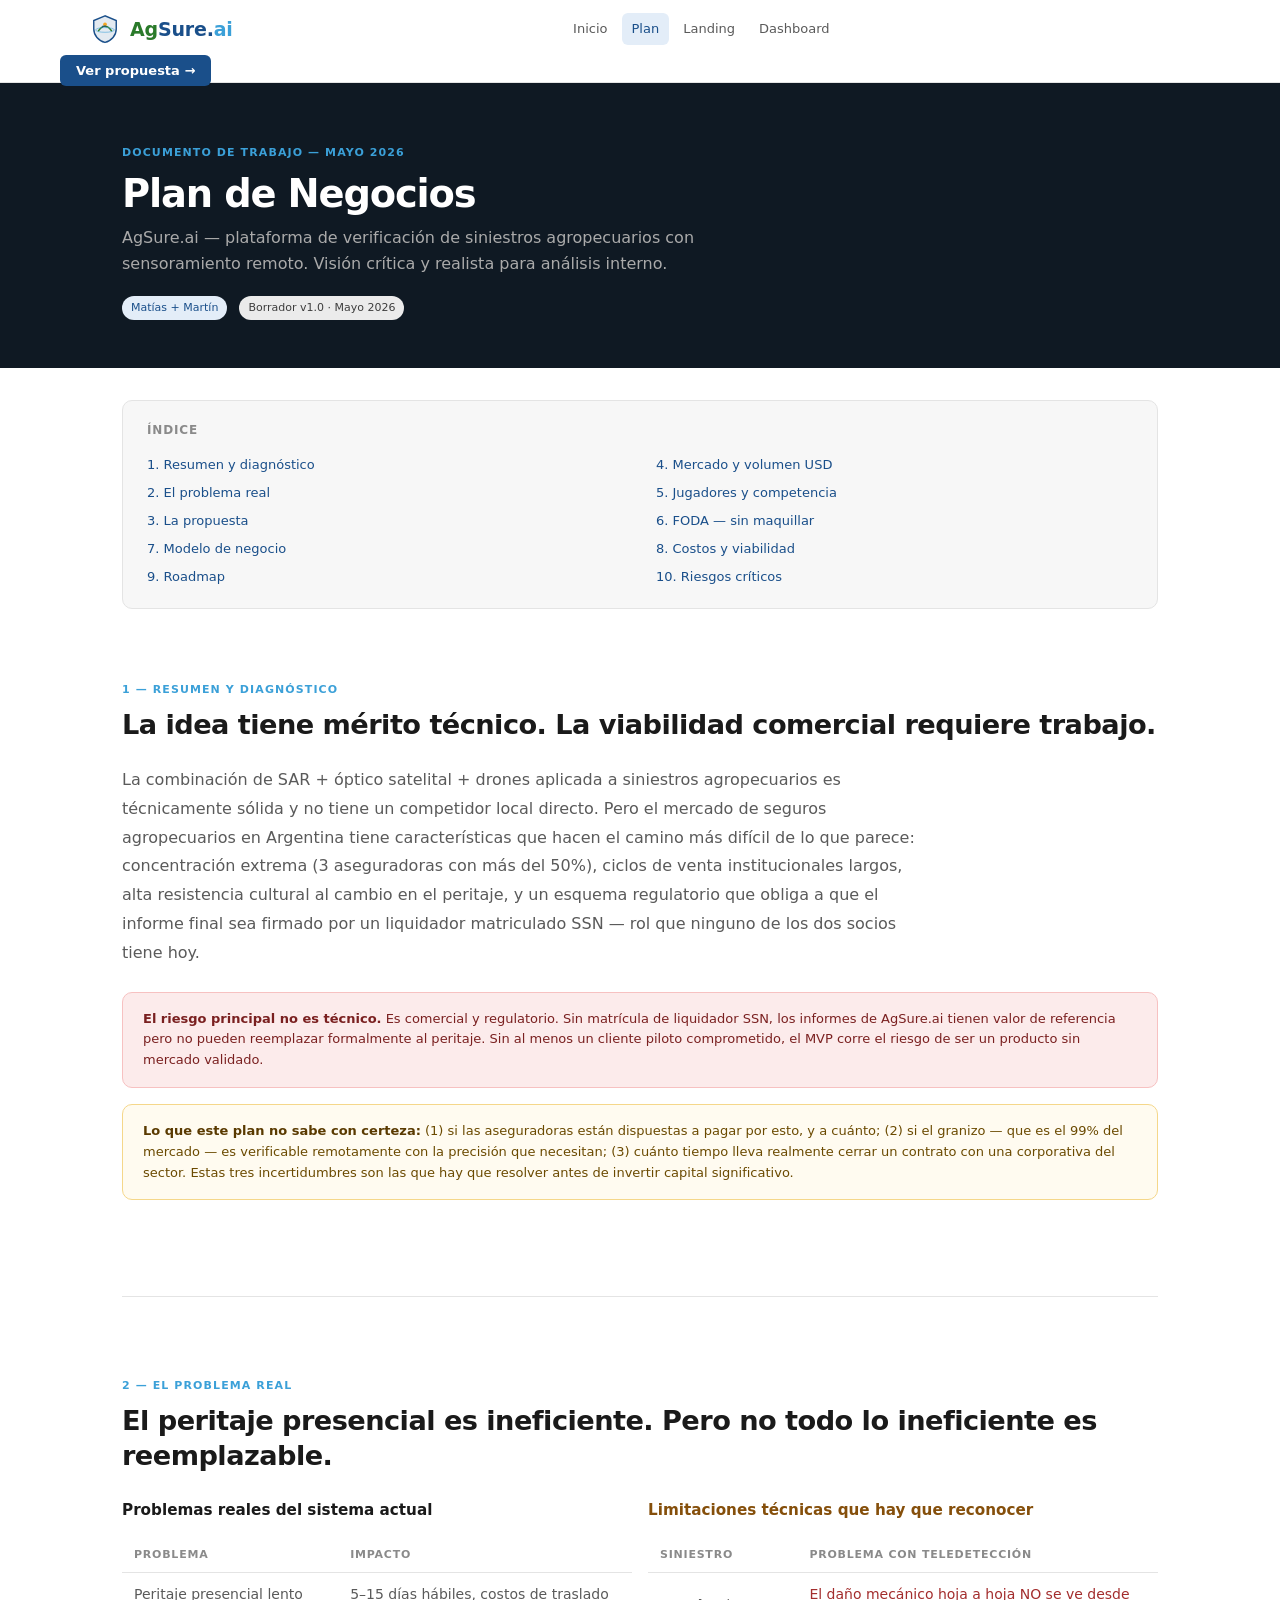
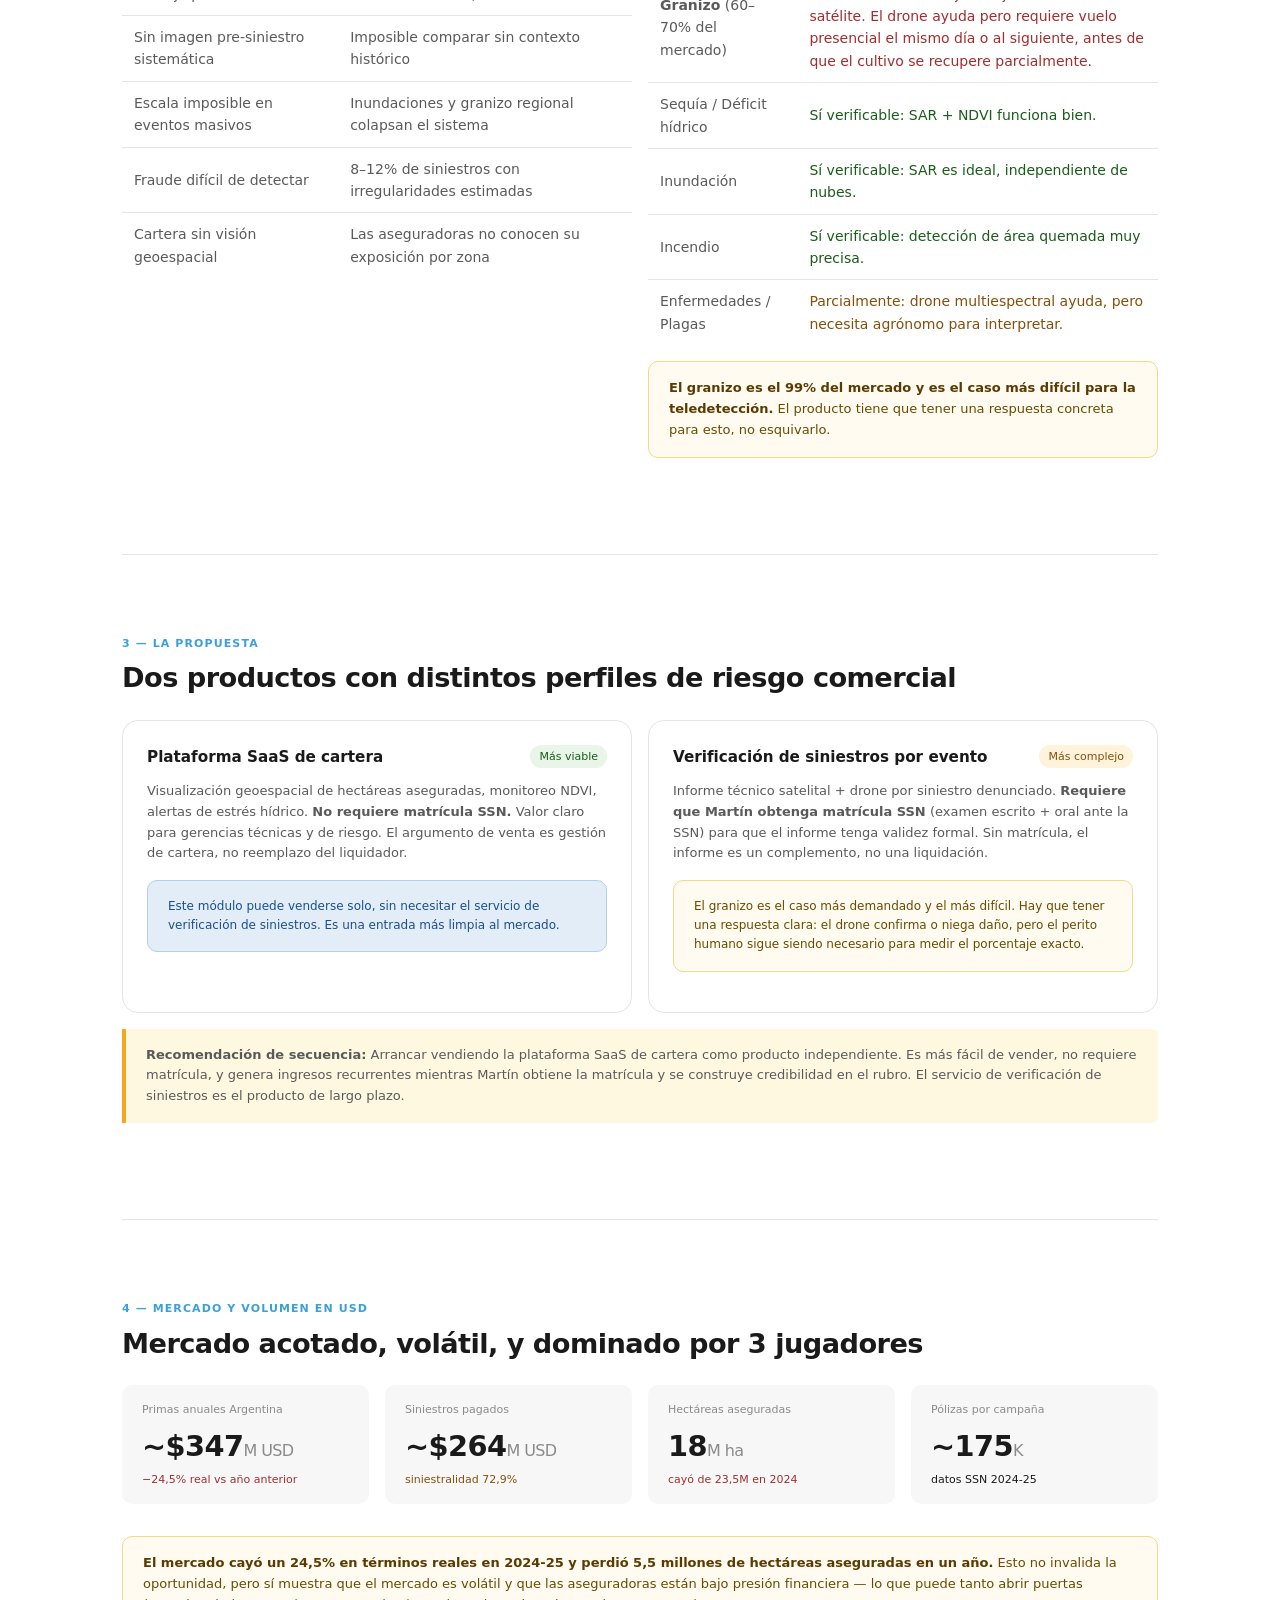
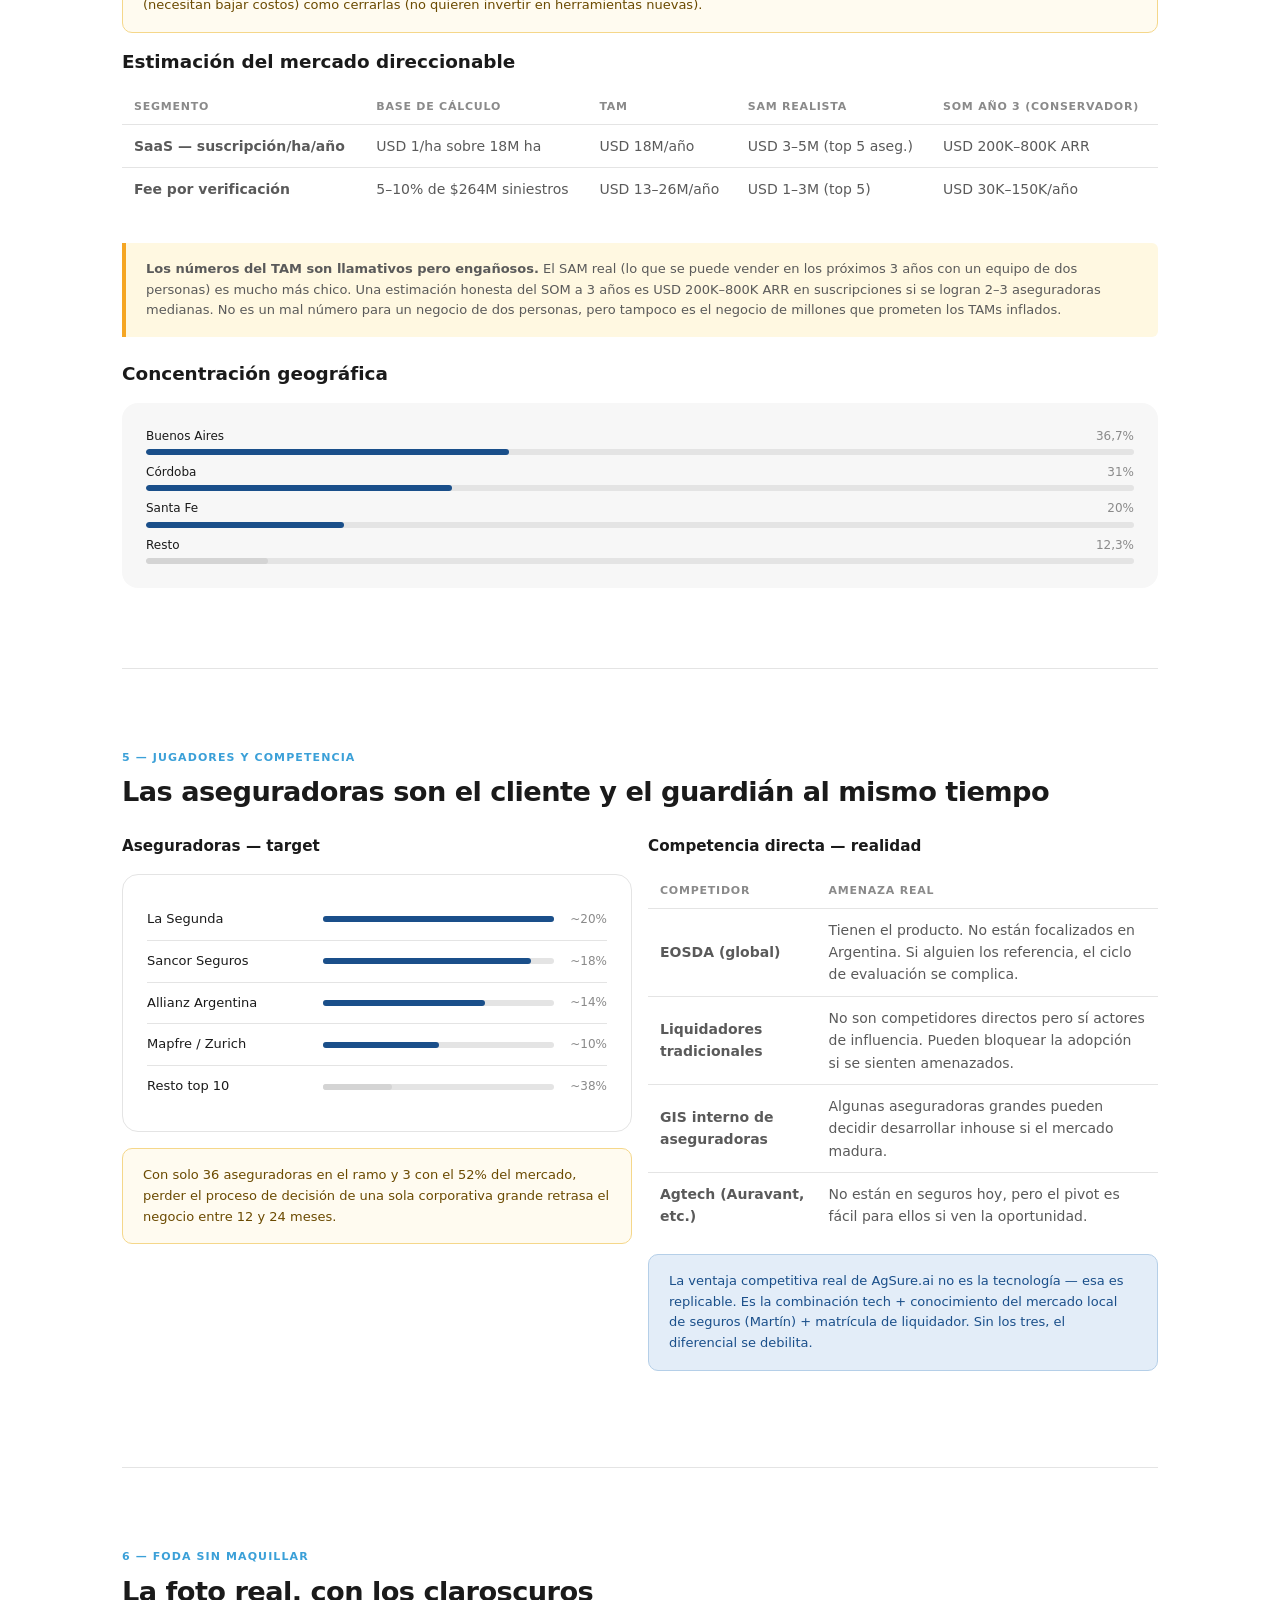
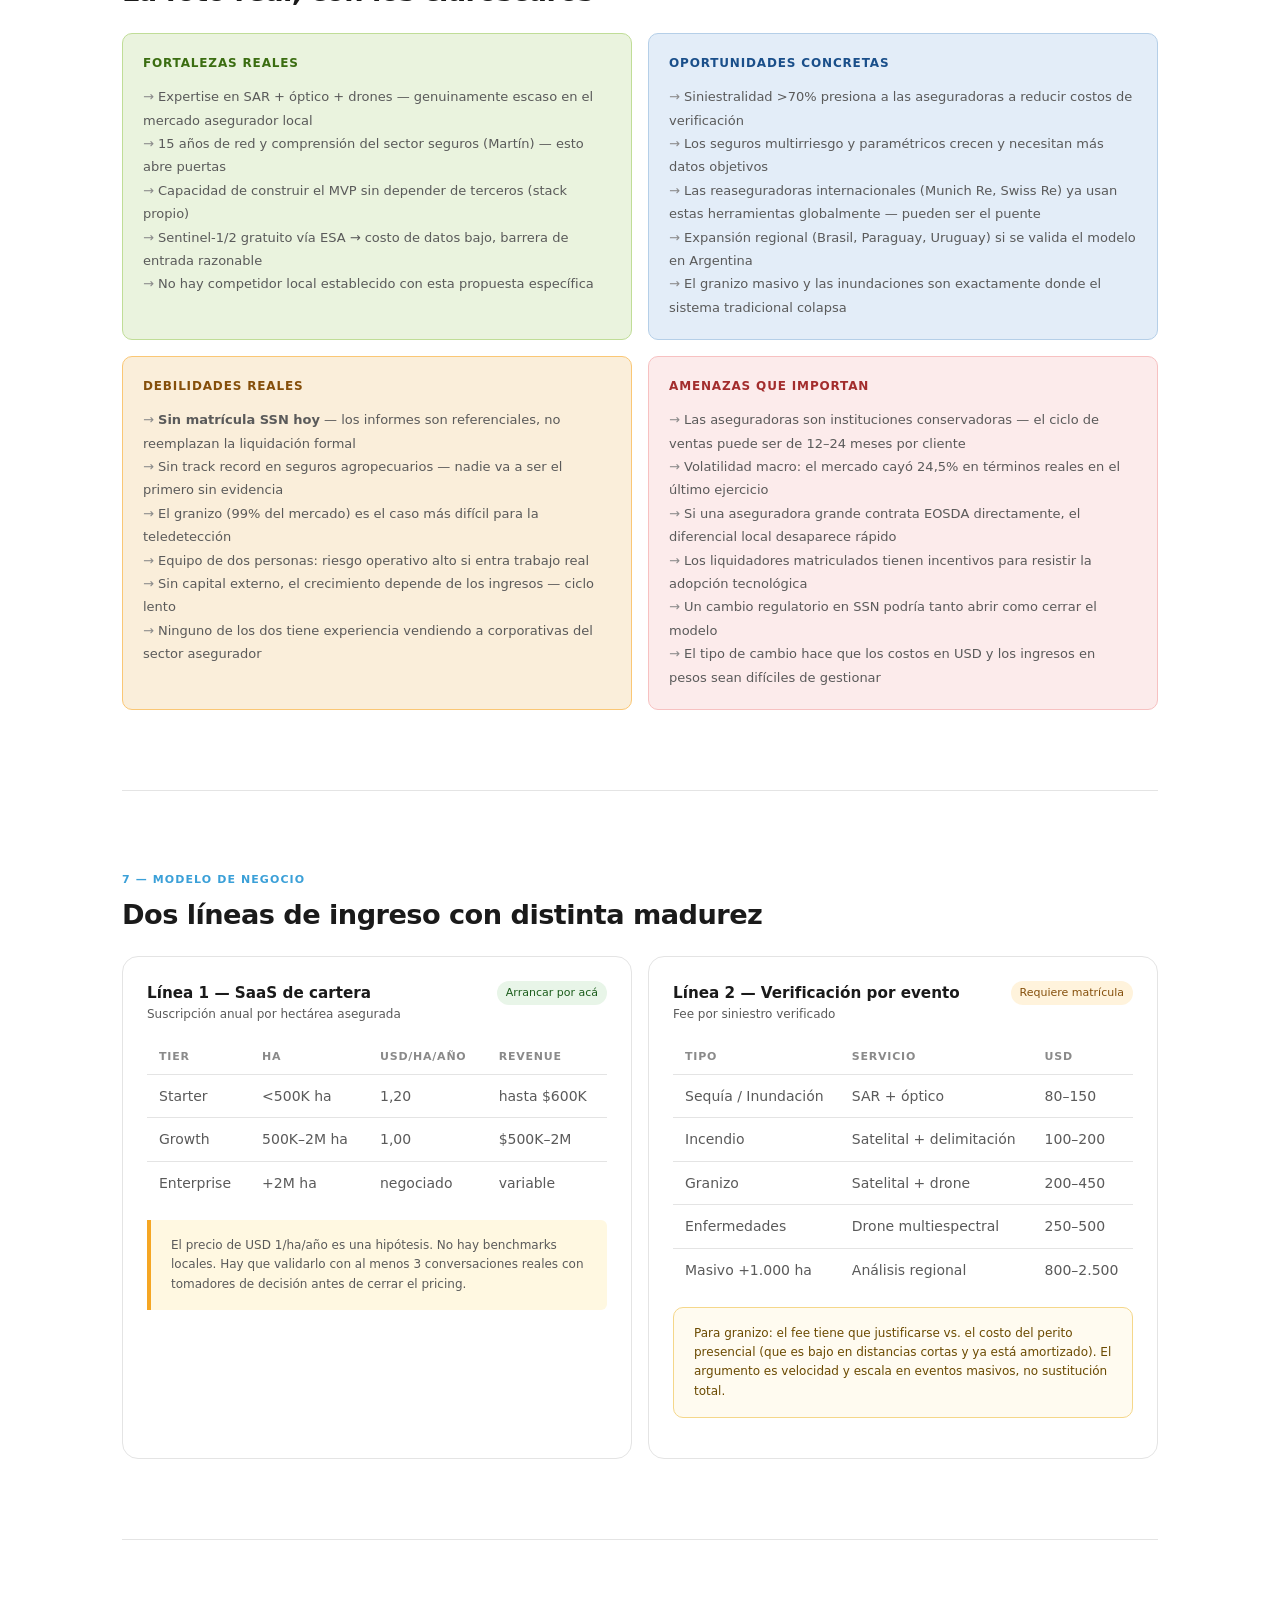
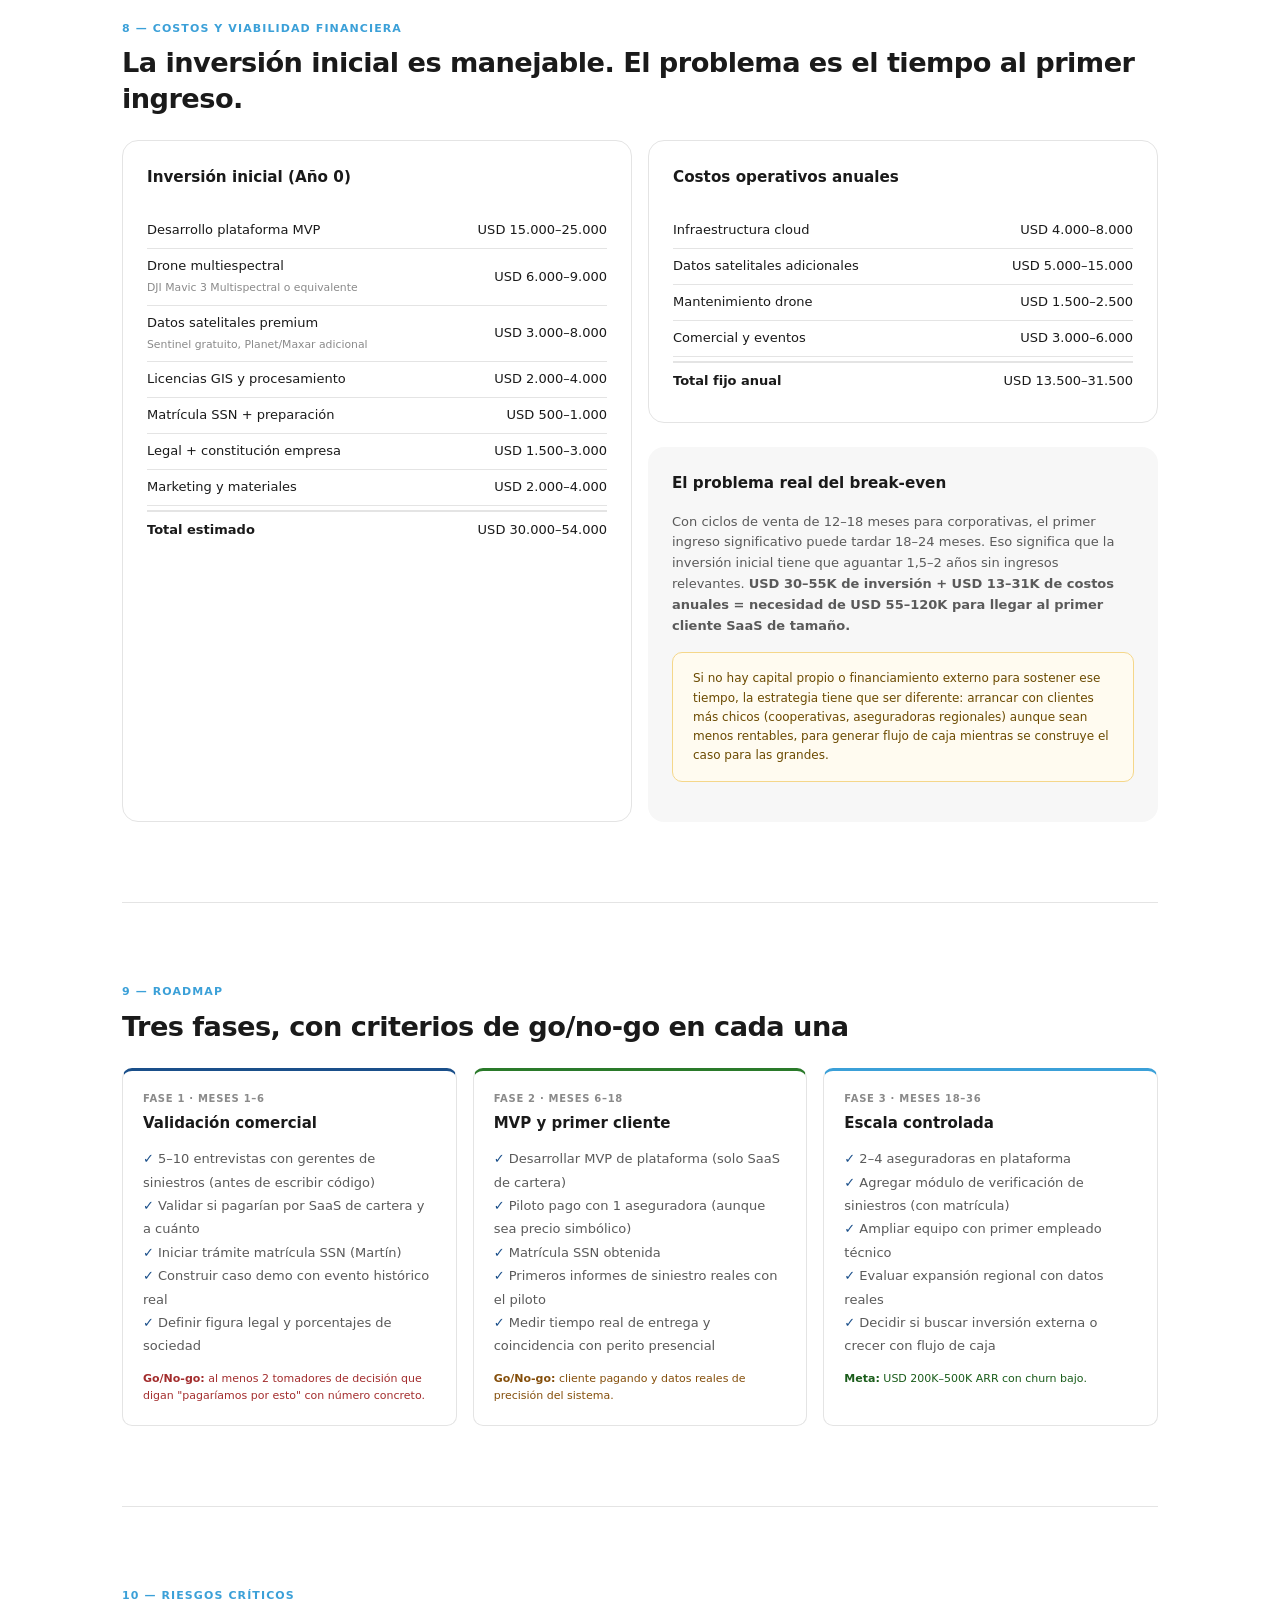
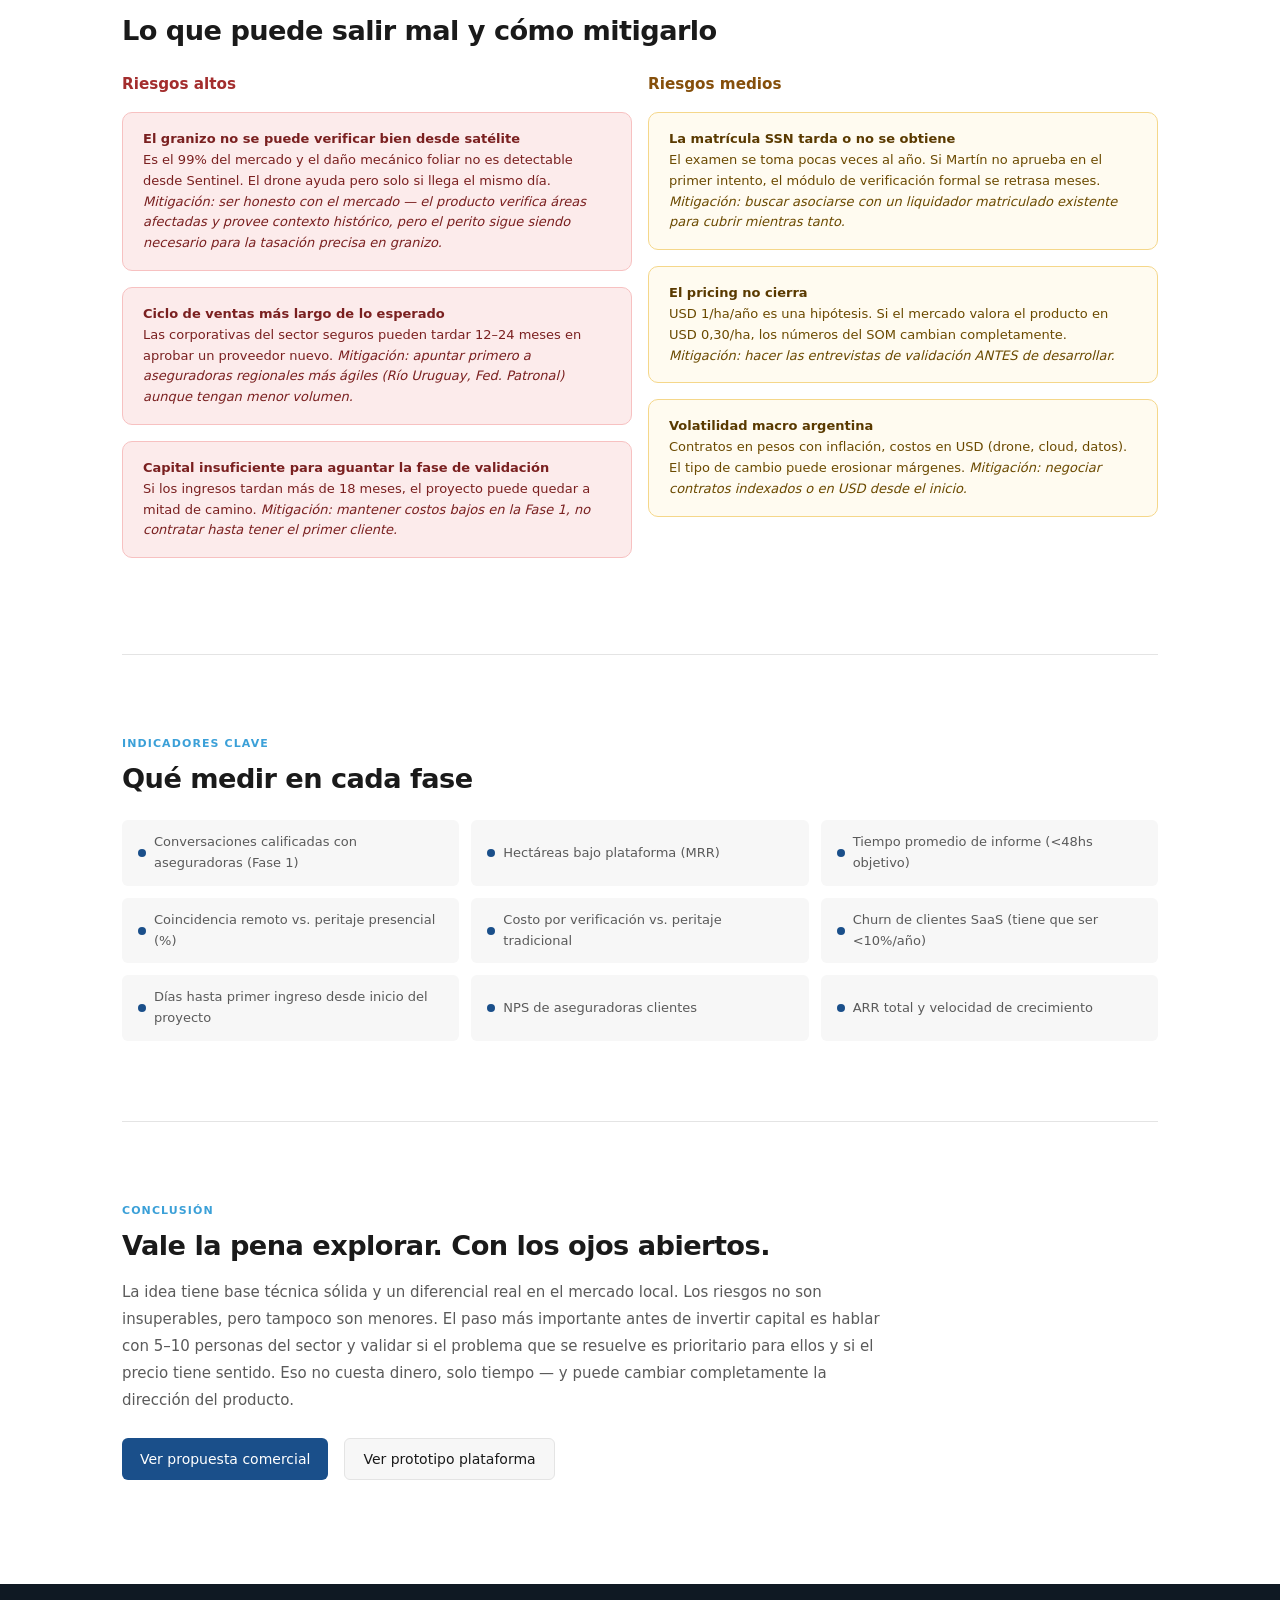
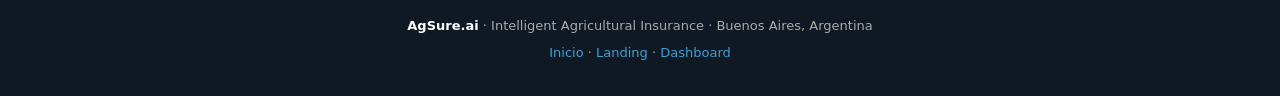
<file: plan.html>
<!DOCTYPE html>
<html lang="es">
<head>
  <meta charset="UTF-8">
  <meta name="viewport" content="width=device-width, initial-scale=1.0">
  <title>Plan de Negocios — AgSure.ai</title>
  <link rel="stylesheet" href="style.css">
  <style>
    .hero-plan { background: var(--gray-900); color: #fff; padding: 3.5rem 0 3rem; }
    .hero-plan p { color: #aaa; }
    .section-label { font-size: 11px; font-weight: 700; text-transform: uppercase; letter-spacing: 0.1em; color: var(--blue-bright); margin-bottom: 0.5rem; display: block; }
    .toc { background: var(--surface); border: 1px solid var(--border); border-radius: var(--radius-md); padding: 1.25rem 1.5rem; margin: 2rem 0; }
    .toc-title { font-size: 12px; font-weight: 700; text-transform: uppercase; letter-spacing: 0.07em; color: var(--text-muted); margin-bottom: 0.75rem; }
    .toc-list { list-style: none; display: grid; grid-template-columns: 1fr 1fr; gap: 4px 2rem; }
    .toc-list a { font-size: 13px; color: var(--blue); text-decoration: none; }
    .toc-list a:hover { text-decoration: underline; }
    .roadmap-row { display: grid; grid-template-columns: repeat(3, 1fr); gap: 1rem; }
    .roadmap-phase { border-radius: var(--radius-md); padding: 1.25rem; border: 1px solid var(--border); }
    .phase-label { font-size: 10px; font-weight: 700; text-transform: uppercase; letter-spacing: 0.07em; color: var(--text-muted); margin-bottom: 0.25rem; }
    .phase-title { font-size: 15px; font-weight: 600; margin-bottom: 0.75rem; }
    .phase-list { list-style: none; font-size: 13px; color: var(--text-secondary); line-height: 1.8; }
    .phase-list li::before { content: "✓ "; color: var(--blue); }
    .phase-1 { border-top: 3px solid var(--blue); }
    .phase-2 { border-top: 3px solid var(--green); }
    .phase-3 { border-top: 3px solid var(--blue-bright); }
    .competitor-row { display: flex; justify-content: space-between; align-items: center; padding: 10px 0; border-bottom: 1px solid var(--border); }
    .competitor-row:last-child { border-bottom: none; }
    .bar-track { flex: 1; margin: 0 1rem; height: 6px; background: var(--border); border-radius: 3px; }
    .bar-fill { height: 100%; border-radius: 3px; background: var(--blue); }
    .cost-table-section { display: grid; grid-template-columns: 1fr 1fr; gap: 1rem; }
    .cost-row { display: flex; justify-content: space-between; align-items: center; padding: 7px 0; border-bottom: 1px solid var(--border); font-size: 13px; }
    .cost-row:last-child { border-bottom: none; }
    .cost-row span:last-child { color: var(--text); font-weight: 500; }
    .cost-total { border-top: 2px solid var(--border); margin-top: 4px; padding-top: 8px; font-weight: 700; }
    .kpi-grid { display: grid; grid-template-columns: repeat(3, 1fr); gap: 0.75rem; }
    .kpi-item { background: var(--surface); border-radius: var(--radius-sm); padding: 0.75rem 1rem; font-size: 13px; color: var(--text-secondary); display: flex; align-items: center; gap: 8px; }
    .kpi-dot { width: 8px; height: 8px; border-radius: 50%; background: var(--blue); flex-shrink: 0; }
    .warn-box { background: #FFFBF0; border: 1px solid #F5D78A; border-radius: var(--radius-md); padding: 1rem 1.25rem; font-size: 13px; color: #6B4A00; margin: 1rem 0; }
    .warn-box strong { color: #5a3a00; }
    .danger-box { background: var(--red-50); border: 1px solid #F7C1C1; border-radius: var(--radius-md); padding: 1rem 1.25rem; font-size: 13px; color: #7A2020; margin: 1rem 0; }
    .info-box { background: var(--blue-50); border: 1px solid var(--blue-100); border-radius: var(--radius-md); padding: 1rem 1.25rem; font-size: 13px; color: var(--blue); margin: 1rem 0; }
    .critical-note { background: #FFF8E1; border-left: 4px solid #F5A623; padding: 1rem 1.25rem; border-radius: 0 var(--radius-sm) var(--radius-sm) 0; font-size: 13px; color: var(--text-secondary); margin: 1rem 0; line-height: 1.6; }
    .cta-links { display: flex; gap: 1rem; flex-wrap: wrap; margin-top: 1.5rem; }
    @media (max-width: 768px) { .roadmap-row { grid-template-columns: 1fr; } .cost-table-section { grid-template-columns: 1fr; } .kpi-grid { grid-template-columns: 1fr 1fr; } .toc-list { grid-template-columns: 1fr; } }
  </style>
</head>
<body>

<nav class="topnav">
  <div class="topnav-inner">
    <a href="index.html" class="logo-mark">
      <svg width="30" height="30" viewBox="0 0 32 32" fill="none"><path d="M16 2L4 7v9c0 6.6 5.1 12.8 12 14.3C22.9 28.8 28 22.6 28 16V7L16 2z" fill="#1A4F8A" opacity="0.12"/><path d="M16 2L4 7v9c0 6.6 5.1 12.8 12 14.3C22.9 28.8 28 22.6 28 16V7L16 2z" fill="none" stroke="#1A4F8A" stroke-width="1.5"/><path d="M9 18c2-3 4-5 7-5s5 2 7 5" stroke="#2A7A2A" stroke-width="1.5" stroke-linecap="round" fill="none"/><circle cx="16" cy="11" r="2" fill="#F5A623"/><ellipse cx="16" cy="17" rx="10" ry="2.5" fill="none" stroke="#3BA0D8" stroke-width="1" opacity="0.6"/><path d="M13 14.5l1-2 1 1 1-1.5 1 2" fill="none" stroke="#1A4F8A" stroke-width="0.8" stroke-linecap="round" stroke-linejoin="round"/></svg>
      <div class="logo-wordmark"><span class="ag">Ag</span><span class="sure">Sure</span><span class="dot">.</span><span class="ai">ai</span></div>
    </a>
    <div class="nav-links">
      <a href="index.html" class="nav-link">Inicio</a>
      <a href="plan.html" class="nav-link active">Plan</a>
      <a href="landing.html" class="nav-link">Landing</a>
      <a href="dashboard.html" class="nav-link">Dashboard</div>
    </div>
    <a href="landing.html#contacto" class="nav-cta">Ver propuesta →</a>
  </div>
</nav>

<div class="hero-plan">
  <div class="container">
    <span style="font-size:11px;font-weight:600;letter-spacing:0.1em;text-transform:uppercase;color:var(--blue-bright)">Documento de trabajo — Mayo 2026</span>
    <h1 style="color:#fff; margin:0.5rem 0">Plan de Negocios</h1>
    <p style="font-size:1rem; max-width:620px">AgSure.ai — plataforma de verificación de siniestros agropecuarios con sensoramiento remoto. Visión crítica y realista para análisis interno.</p>
    <div style="display:flex; gap:0.75rem; margin-top:1.25rem; flex-wrap:wrap">
      <span class="badge badge-blue">Matías + Martín</span>
      <span class="badge badge-gray">Borrador v1.0 · Mayo 2026</span>
    </div>
  </div>
</div>

<div class="container">

  <div class="toc">
    <div class="toc-title">Índice</div>
    <ul class="toc-list">
      <li><a href="#resumen">1. Resumen y diagnóstico</a></li>
      <li><a href="#mercado">4. Mercado y volumen USD</a></li>
      <li><a href="#problema">2. El problema real</a></li>
      <li><a href="#jugadores">5. Jugadores y competencia</a></li>
      <li><a href="#solucion">3. La propuesta</a></li>
      <li><a href="#foda">6. FODA — sin maquillar</a></li>
      <li><a href="#modelo">7. Modelo de negocio</a></li>
      <li><a href="#costos">8. Costos y viabilidad</a></li>
      <li><a href="#roadmap">9. Roadmap</a></li>
      <li><a href="#riesgos">10. Riesgos críticos</a></li>
    </ul>
  </div>

  <!-- 1. RESUMEN CRITICO -->
  <div class="section-sm" id="resumen">
    <span class="section-label">1 — Resumen y diagnóstico</span>
    <h2 class="mb-3">La idea tiene mérito técnico. La viabilidad comercial requiere trabajo.</h2>
    <p style="font-size:1rem; max-width:800px; line-height:1.8" class="mb-3">
      La combinación de SAR + óptico satelital + drones aplicada a siniestros agropecuarios es técnicamente sólida y no tiene un competidor local directo. Pero el mercado de seguros agropecuarios en Argentina tiene características que hacen el camino más difícil de lo que parece: concentración extrema (3 aseguradoras con más del 50%), ciclos de venta institucionales largos, alta resistencia cultural al cambio en el peritaje, y un esquema regulatorio que obliga a que el informe final sea firmado por un liquidador matriculado SSN — rol que ninguno de los dos socios tiene hoy.
    </p>

    <div class="danger-box">
      <strong>El riesgo principal no es técnico.</strong> Es comercial y regulatorio. Sin matrícula de liquidador SSN, los informes de AgSure.ai tienen valor de referencia pero no pueden reemplazar formalmente al peritaje. Sin al menos un cliente piloto comprometido, el MVP corre el riesgo de ser un producto sin mercado validado.
    </div>

    <div class="warn-box mt-2">
      <strong>Lo que este plan no sabe con certeza:</strong> (1) si las aseguradoras están dispuestas a pagar por esto, y a cuánto; (2) si el granizo — que es el 99% del mercado — es verificable remotamente con la precisión que necesitan; (3) cuánto tiempo lleva realmente cerrar un contrato con una corporativa del sector. Estas tres incertidumbres son las que hay que resolver antes de invertir capital significativo.
    </div>
  </div>

  <hr class="divider">

  <!-- 2. PROBLEMA -->
  <div class="section-sm" id="problema">
    <span class="section-label">2 — El problema real</span>
    <h2 class="mb-3">El peritaje presencial es ineficiente. Pero no todo lo ineficiente es reemplazable.</h2>

    <div class="grid-2 mt-3">
      <div>
        <h4 class="mb-2">Problemas reales del sistema actual</h4>
        <table>
          <thead><tr><th>Problema</th><th>Impacto</th></tr></thead>
          <tbody>
            <tr><td>Peritaje presencial lento</td><td>5–15 días hábiles, costos de traslado</td></tr>
            <tr><td>Sin imagen pre-siniestro sistemática</td><td>Imposible comparar sin contexto histórico</td></tr>
            <tr><td>Escala imposible en eventos masivos</td><td>Inundaciones y granizo regional colapsan el sistema</td></tr>
            <tr><td>Fraude difícil de detectar</td><td>8–12% de siniestros con irregularidades estimadas</td></tr>
            <tr><td>Cartera sin visión geoespacial</td><td>Las aseguradoras no conocen su exposición por zona</td></tr>
          </tbody>
        </table>
      </div>
      <div>
        <h4 class="mb-2" style="color:var(--earth)">Limitaciones técnicas que hay que reconocer</h4>
        <table>
          <thead><tr><th>Siniestro</th><th>Problema con teledetección</th></tr></thead>
          <tbody>
            <tr><td><strong>Granizo</strong> (60–70% del mercado)</td><td style="color:var(--red)">El daño mecánico hoja a hoja NO se ve desde satélite. El drone ayuda pero requiere vuelo presencial el mismo día o al siguiente, antes de que el cultivo se recupere parcialmente.</td></tr>
            <tr><td>Sequía / Déficit hídrico</td><td style="color:var(--green-600)">Sí verificable: SAR + NDVI funciona bien.</td></tr>
            <tr><td>Inundación</td><td style="color:var(--green-600)">Sí verificable: SAR es ideal, independiente de nubes.</td></tr>
            <tr><td>Incendio</td><td style="color:var(--green-600)">Sí verificable: detección de área quemada muy precisa.</td></tr>
            <tr><td>Enfermedades / Plagas</td><td style="color:var(--earth)">Parcialmente: drone multiespectral ayuda, pero necesita agrónomo para interpretar.</td></tr>
          </tbody>
        </table>
        <div class="warn-box mt-2">
          <strong>El granizo es el 99% del mercado y es el caso más difícil para la teledetección.</strong> El producto tiene que tener una respuesta concreta para esto, no esquivarlo.
        </div>
      </div>
    </div>
  </div>

  <hr class="divider">

  <!-- 3. SOLUCION -->
  <div class="section-sm" id="solucion">
    <span class="section-label">3 — La propuesta</span>
    <h2 class="mb-3">Dos productos con distintos perfiles de riesgo comercial</h2>
    <div class="grid-2 mt-3">
      <div class="card">
        <div style="display:flex;justify-content:space-between;align-items:flex-start;margin-bottom:0.75rem">
          <h4>Plataforma SaaS de cartera</h4>
          <span class="badge badge-green">Más viable</span>
        </div>
        <p style="font-size:13px;line-height:1.6">Visualización geoespacial de hectáreas aseguradas, monitoreo NDVI, alertas de estrés hídrico. <strong>No requiere matrícula SSN.</strong> Valor claro para gerencias técnicas y de riesgo. El argumento de venta es gestión de cartera, no reemplazo del liquidador.</p>
        <div class="info-box mt-2" style="font-size:12px">Este módulo puede venderse solo, sin necesitar el servicio de verificación de siniestros. Es una entrada más limpia al mercado.</div>
      </div>
      <div class="card">
        <div style="display:flex;justify-content:space-between;align-items:flex-start;margin-bottom:0.75rem">
          <h4>Verificación de siniestros por evento</h4>
          <span class="badge badge-amber">Más complejo</span>
        </div>
        <p style="font-size:13px;line-height:1.6">Informe técnico satelital + drone por siniestro denunciado. <strong>Requiere que Martín obtenga matrícula SSN</strong> (examen escrito + oral ante la SSN) para que el informe tenga validez formal. Sin matrícula, el informe es un complemento, no una liquidación.</p>
        <div class="warn-box mt-2" style="font-size:12px">El granizo es el caso más demandado y el más difícil. Hay que tener una respuesta clara: el drone confirma o niega daño, pero el perito humano sigue siendo necesario para medir el porcentaje exacto.</div>
      </div>
    </div>
    <div class="critical-note mt-3">
      <strong>Recomendación de secuencia:</strong> Arrancar vendiendo la plataforma SaaS de cartera como producto independiente. Es más fácil de vender, no requiere matrícula, y genera ingresos recurrentes mientras Martín obtiene la matrícula y se construye credibilidad en el rubro. El servicio de verificación de siniestros es el producto de largo plazo.
    </div>
  </div>

  <hr class="divider">

  <!-- 4. MERCADO -->
  <div class="section-sm" id="mercado">
    <span class="section-label">4 — Mercado y volumen en USD</span>
    <h2 class="mb-3">Mercado acotado, volátil, y dominado por 3 jugadores</h2>

    <div class="grid-4 mt-3 mb-4">
      <div class="metric-card">
        <div class="metric-label">Primas anuales Argentina</div>
        <div class="metric-value">~$347<span>M USD</span></div>
        <div class="metric-delta delta-neg">−24,5% real vs año anterior</div>
      </div>
      <div class="metric-card">
        <div class="metric-label">Siniestros pagados</div>
        <div class="metric-value">~$264<span>M USD</span></div>
        <div class="metric-delta delta-warn">siniestralidad 72,9%</div>
      </div>
      <div class="metric-card">
        <div class="metric-label">Hectáreas aseguradas</div>
        <div class="metric-value">18<span>M ha</span></div>
        <div class="metric-delta delta-neg">cayó de 23,5M en 2024</div>
      </div>
      <div class="metric-card">
        <div class="metric-label">Pólizas por campaña</div>
        <div class="metric-value">~175<span>K</span></div>
        <div class="metric-delta">datos SSN 2024-25</div>
      </div>
    </div>

    <div class="warn-box mb-3">
      <strong>El mercado cayó un 24,5% en términos reales en 2024-25 y perdió 5,5 millones de hectáreas aseguradas en un año.</strong> Esto no invalida la oportunidad, pero sí muestra que el mercado es volátil y que las aseguradoras están bajo presión financiera — lo que puede tanto abrir puertas (necesitan bajar costos) como cerrarlas (no quieren invertir en herramientas nuevas).
    </div>

    <h3 class="mb-2">Estimación del mercado direccionable</h3>
    <table class="mb-4">
      <thead><tr><th>Segmento</th><th>Base de cálculo</th><th>TAM</th><th>SAM realista</th><th>SOM año 3 (conservador)</th></tr></thead>
      <tbody>
        <tr><td><strong>SaaS — suscripción/ha/año</strong></td><td>USD 1/ha sobre 18M ha</td><td>USD 18M/año</td><td>USD 3–5M (top 5 aseg.)</td><td>USD 200K–800K ARR</td></tr>
        <tr><td><strong>Fee por verificación</strong></td><td>5–10% de $264M siniestros</td><td>USD 13–26M/año</td><td>USD 1–3M (top 5)</td><td>USD 30K–150K/año</td></tr>
      </tbody>
    </table>

    <div class="critical-note">
      <strong>Los números del TAM son llamativos pero engañosos.</strong> El SAM real (lo que se puede vender en los próximos 3 años con un equipo de dos personas) es mucho más chico. Una estimación honesta del SOM a 3 años es USD 200K–800K ARR en suscripciones si se logran 2–3 aseguradoras medianas. No es un mal número para un negocio de dos personas, pero tampoco es el negocio de millones que prometen los TAMs inflados.
    </div>

    <h3 class="mb-2 mt-3">Concentración geográfica</h3>
    <div class="card-surface">
      <div style="display:flex; flex-direction:column; gap:8px">
        <div><div style="display:flex; justify-content:space-between; font-size:12px; margin-bottom:3px"><span>Buenos Aires</span><span style="color:var(--text-muted)">36,7%</span></div><div class="progress-bar-track"><div class="progress-bar-fill" style="width:36.7%"></div></div></div>
        <div><div style="display:flex; justify-content:space-between; font-size:12px; margin-bottom:3px"><span>Córdoba</span><span style="color:var(--text-muted)">31%</span></div><div class="progress-bar-track"><div class="progress-bar-fill" style="width:31%"></div></div></div>
        <div><div style="display:flex; justify-content:space-between; font-size:12px; margin-bottom:3px"><span>Santa Fe</span><span style="color:var(--text-muted)">20%</span></div><div class="progress-bar-track"><div class="progress-bar-fill" style="width:20%"></div></div></div>
        <div><div style="display:flex; justify-content:space-between; font-size:12px; margin-bottom:3px"><span>Resto</span><span style="color:var(--text-muted)">12,3%</span></div><div class="progress-bar-track"><div class="progress-bar-fill" style="width:12.3%; background:var(--gray-200)"></div></div></div>
      </div>
    </div>
  </div>

  <hr class="divider">

  <!-- 5. JUGADORES -->
  <div class="section-sm" id="jugadores">
    <span class="section-label">5 — Jugadores y competencia</span>
    <h2 class="mb-3">Las aseguradoras son el cliente y el guardián al mismo tiempo</h2>
    <div class="grid-2 mt-3">
      <div>
        <h4 class="mb-2">Aseguradoras — target</h4>
        <div class="card">
          <div class="competitor-row"><span style="font-size:13px;min-width:160px">La Segunda</span><div class="bar-track"><div class="bar-fill" style="width:100%"></div></div><span style="font-size:12px;color:var(--text-muted)">~20%</span></div>
          <div class="competitor-row"><span style="font-size:13px;min-width:160px">Sancor Seguros</span><div class="bar-track"><div class="bar-fill" style="width:90%"></div></div><span style="font-size:12px;color:var(--text-muted)">~18%</span></div>
          <div class="competitor-row"><span style="font-size:13px;min-width:160px">Allianz Argentina</span><div class="bar-track"><div class="bar-fill" style="width:70%"></div></div><span style="font-size:12px;color:var(--text-muted)">~14%</span></div>
          <div class="competitor-row"><span style="font-size:13px;min-width:160px">Mapfre / Zurich</span><div class="bar-track"><div class="bar-fill" style="width:50%"></div></div><span style="font-size:12px;color:var(--text-muted)">~10%</span></div>
          <div class="competitor-row"><span style="font-size:13px;min-width:160px">Resto top 10</span><div class="bar-track"><div class="bar-fill" style="width:30%;background:var(--gray-200)"></div></div><span style="font-size:12px;color:var(--text-muted)">~38%</span></div>
        </div>
        <div class="warn-box mt-2">Con solo 36 aseguradoras en el ramo y 3 con el 52% del mercado, perder el proceso de decisión de una sola corporativa grande retrasa el negocio entre 12 y 24 meses.</div>
      </div>
      <div>
        <h4 class="mb-2">Competencia directa — realidad</h4>
        <table>
          <thead><tr><th>Competidor</th><th>Amenaza real</th></tr></thead>
          <tbody>
            <tr><td><strong>EOSDA (global)</strong></td><td>Tienen el producto. No están focalizados en Argentina. Si alguien los referencia, el ciclo de evaluación se complica.</td></tr>
            <tr><td><strong>Liquidadores tradicionales</strong></td><td>No son competidores directos pero sí actores de influencia. Pueden bloquear la adopción si se sienten amenazados.</td></tr>
            <tr><td><strong>GIS interno de aseguradoras</strong></td><td>Algunas aseguradoras grandes pueden decidir desarrollar inhouse si el mercado madura.</td></tr>
            <tr><td><strong>Agtech (Auravant, etc.)</strong></td><td>No están en seguros hoy, pero el pivot es fácil para ellos si ven la oportunidad.</td></tr>
          </tbody>
        </table>
        <div class="info-box mt-2">La ventaja competitiva real de AgSure.ai no es la tecnología — esa es replicable. Es la combinación tech + conocimiento del mercado local de seguros (Martín) + matrícula de liquidador. Sin los tres, el diferencial se debilita.</div>
      </div>
    </div>
  </div>

  <hr class="divider">

  <!-- 6. FODA -->
  <div class="section-sm" id="foda">
    <span class="section-label">6 — FODA sin maquillar</span>
    <h2 class="mb-3">La foto real, con los claroscuros</h2>
    <div class="foda-grid mt-3">
      <div class="foda-card foda-f">
        <div class="foda-title">Fortalezas reales</div>
        <ul class="foda-list">
          <li>Expertise en SAR + óptico + drones — genuinamente escaso en el mercado asegurador local</li>
          <li>15 años de red y comprensión del sector seguros (Martín) — esto abre puertas</li>
          <li>Capacidad de construir el MVP sin depender de terceros (stack propio)</li>
          <li>Sentinel-1/2 gratuito vía ESA → costo de datos bajo, barrera de entrada razonable</li>
          <li>No hay competidor local establecido con esta propuesta específica</li>
        </ul>
      </div>
      <div class="foda-card foda-o">
        <div class="foda-title">Oportunidades concretas</div>
        <ul class="foda-list">
          <li>Siniestralidad >70% presiona a las aseguradoras a reducir costos de verificación</li>
          <li>Los seguros multirriesgo y paramétricos crecen y necesitan más datos objetivos</li>
          <li>Las reaseguradoras internacionales (Munich Re, Swiss Re) ya usan estas herramientas globalmente — pueden ser el puente</li>
          <li>Expansión regional (Brasil, Paraguay, Uruguay) si se valida el modelo en Argentina</li>
          <li>El granizo masivo y las inundaciones son exactamente donde el sistema tradicional colapsa</li>
        </ul>
      </div>
      <div class="foda-card foda-d">
        <div class="foda-title">Debilidades reales</div>
        <ul class="foda-list">
          <li><strong>Sin matrícula SSN hoy</strong> — los informes son referenciales, no reemplazan la liquidación formal</li>
          <li>Sin track record en seguros agropecuarios — nadie va a ser el primero sin evidencia</li>
          <li>El granizo (99% del mercado) es el caso más difícil para la teledetección</li>
          <li>Equipo de dos personas: riesgo operativo alto si entra trabajo real</li>
          <li>Sin capital externo, el crecimiento depende de los ingresos — ciclo lento</li>
          <li>Ninguno de los dos tiene experiencia vendiendo a corporativas del sector asegurador</li>
        </ul>
      </div>
      <div class="foda-card foda-a">
        <div class="foda-title">Amenazas que importan</div>
        <ul class="foda-list">
          <li>Las aseguradoras son instituciones conservadoras — el ciclo de ventas puede ser de 12–24 meses por cliente</li>
          <li>Volatilidad macro: el mercado cayó 24,5% en términos reales en el último ejercicio</li>
          <li>Si una aseguradora grande contrata EOSDA directamente, el diferencial local desaparece rápido</li>
          <li>Los liquidadores matriculados tienen incentivos para resistir la adopción tecnológica</li>
          <li>Un cambio regulatorio en SSN podría tanto abrir como cerrar el modelo</li>
          <li>El tipo de cambio hace que los costos en USD y los ingresos en pesos sean difíciles de gestionar</li>
        </ul>
      </div>
    </div>
  </div>

  <hr class="divider">

  <!-- 7. MODELO -->
  <div class="section-sm" id="modelo">
    <span class="section-label">7 — Modelo de negocio</span>
    <h2 class="mb-3">Dos líneas de ingreso con distinta madurez</h2>
    <div class="grid-2 mt-3">
      <div class="card">
        <div style="display:flex;justify-content:space-between;align-items:flex-start;margin-bottom:1rem">
          <div><h4>Línea 1 — SaaS de cartera</h4><p style="font-size:12px">Suscripción anual por hectárea asegurada</p></div>
          <span class="badge badge-green">Arrancar por acá</span>
        </div>
        <table>
          <thead><tr><th>Tier</th><th>Ha</th><th>USD/ha/año</th><th>Revenue</th></tr></thead>
          <tbody>
            <tr><td>Starter</td><td>&lt;500K ha</td><td>1,20</td><td>hasta $600K</td></tr>
            <tr><td>Growth</td><td>500K–2M ha</td><td>1,00</td><td>$500K–2M</td></tr>
            <tr><td>Enterprise</td><td>+2M ha</td><td>negociado</td><td>variable</td></tr>
          </tbody>
        </table>
        <div class="critical-note mt-2" style="font-size:12px">El precio de USD 1/ha/año es una hipótesis. No hay benchmarks locales. Hay que validarlo con al menos 3 conversaciones reales con tomadores de decisión antes de cerrar el pricing.</div>
      </div>
      <div class="card">
        <div style="display:flex;justify-content:space-between;align-items:flex-start;margin-bottom:1rem">
          <div><h4>Línea 2 — Verificación por evento</h4><p style="font-size:12px">Fee por siniestro verificado</p></div>
          <span class="badge badge-amber">Requiere matrícula</span>
        </div>
        <table>
          <thead><tr><th>Tipo</th><th>Servicio</th><th>USD</th></tr></thead>
          <tbody>
            <tr><td>Sequía / Inundación</td><td>SAR + óptico</td><td>80–150</td></tr>
            <tr><td>Incendio</td><td>Satelital + delimitación</td><td>100–200</td></tr>
            <tr><td>Granizo</td><td>Satelital + drone</td><td>200–450</td></tr>
            <tr><td>Enfermedades</td><td>Drone multiespectral</td><td>250–500</td></tr>
            <tr><td>Masivo +1.000 ha</td><td>Análisis regional</td><td>800–2.500</td></tr>
          </tbody>
        </table>
        <div class="warn-box mt-2" style="font-size:12px">Para granizo: el fee tiene que justificarse vs. el costo del perito presencial (que es bajo en distancias cortas y ya está amortizado). El argumento es velocidad y escala en eventos masivos, no sustitución total.</div>
      </div>
    </div>
  </div>

  <hr class="divider">

  <!-- 8. COSTOS -->
  <div class="section-sm" id="costos">
    <span class="section-label">8 — Costos y viabilidad financiera</span>
    <h2 class="mb-3">La inversión inicial es manejable. El problema es el tiempo al primer ingreso.</h2>
    <div class="cost-table-section mt-3">
      <div class="card">
        <h4 class="mb-3">Inversión inicial (Año 0)</h4>
        <div class="cost-row"><span>Desarrollo plataforma MVP</span><span>USD 15.000–25.000</span></div>
        <div class="cost-row"><span>Drone multiespectral<br><small style="color:var(--text-muted)">DJI Mavic 3 Multispectral o equivalente</small></span><span>USD 6.000–9.000</span></div>
        <div class="cost-row"><span>Datos satelitales premium<br><small style="color:var(--text-muted)">Sentinel gratuito, Planet/Maxar adicional</small></span><span>USD 3.000–8.000</span></div>
        <div class="cost-row"><span>Licencias GIS y procesamiento</span><span>USD 2.000–4.000</span></div>
        <div class="cost-row"><span>Matrícula SSN + preparación</span><span>USD 500–1.000</span></div>
        <div class="cost-row"><span>Legal + constitución empresa</span><span>USD 1.500–3.000</span></div>
        <div class="cost-row"><span>Marketing y materiales</span><span>USD 2.000–4.000</span></div>
        <div class="cost-row cost-total"><span>Total estimado</span><span>USD 30.000–54.000</span></div>
      </div>
      <div>
        <div class="card mb-3">
          <h4 class="mb-3">Costos operativos anuales</h4>
          <div class="cost-row"><span>Infraestructura cloud</span><span>USD 4.000–8.000</span></div>
          <div class="cost-row"><span>Datos satelitales adicionales</span><span>USD 5.000–15.000</span></div>
          <div class="cost-row"><span>Mantenimiento drone</span><span>USD 1.500–2.500</span></div>
          <div class="cost-row"><span>Comercial y eventos</span><span>USD 3.000–6.000</span></div>
          <div class="cost-row cost-total"><span>Total fijo anual</span><span>USD 13.500–31.500</span></div>
        </div>
        <div class="card-surface">
          <h4 class="mb-2">El problema real del break-even</h4>
          <p style="font-size:13px;line-height:1.6">Con ciclos de venta de 12–18 meses para corporativas, el primer ingreso significativo puede tardar 18–24 meses. Eso significa que la inversión inicial tiene que aguantar 1,5–2 años sin ingresos relevantes. <strong>USD 30–55K de inversión + USD 13–31K de costos anuales = necesidad de USD 55–120K para llegar al primer cliente SaaS de tamaño.</strong></p>
          <div class="warn-box mt-2" style="font-size:12px">Si no hay capital propio o financiamiento externo para sostener ese tiempo, la estrategia tiene que ser diferente: arrancar con clientes más chicos (cooperativas, aseguradoras regionales) aunque sean menos rentables, para generar flujo de caja mientras se construye el caso para las grandes.</div>
        </div>
      </div>
    </div>
  </div>

  <hr class="divider">

  <!-- 9. ROADMAP -->
  <div class="section-sm" id="roadmap">
    <span class="section-label">9 — Roadmap</span>
    <h2 class="mb-3">Tres fases, con criterios de go/no-go en cada una</h2>
    <div class="roadmap-row mt-3">
      <div class="roadmap-phase phase-1">
        <div class="phase-label">Fase 1 · Meses 1–6</div>
        <div class="phase-title">Validación comercial</div>
        <ul class="phase-list">
          <li>5–10 entrevistas con gerentes de siniestros (antes de escribir código)</li>
          <li>Validar si pagarían por SaaS de cartera y a cuánto</li>
          <li>Iniciar trámite matrícula SSN (Martín)</li>
          <li>Construir caso demo con evento histórico real</li>
          <li>Definir figura legal y porcentajes de sociedad</li>
        </ul>
        <div style="margin-top:0.75rem;font-size:11px;color:var(--red)"><strong>Go/No-go:</strong> al menos 2 tomadores de decisión que digan "pagaríamos por esto" con número concreto.</div>
      </div>
      <div class="roadmap-phase phase-2">
        <div class="phase-label">Fase 2 · Meses 6–18</div>
        <div class="phase-title">MVP y primer cliente</div>
        <ul class="phase-list">
          <li>Desarrollar MVP de plataforma (solo SaaS de cartera)</li>
          <li>Piloto pago con 1 aseguradora (aunque sea precio simbólico)</li>
          <li>Matrícula SSN obtenida</li>
          <li>Primeros informes de siniestro reales con el piloto</li>
          <li>Medir tiempo real de entrega y coincidencia con perito presencial</li>
        </ul>
        <div style="margin-top:0.75rem;font-size:11px;color:var(--earth)"><strong>Go/No-go:</strong> cliente pagando y datos reales de precisión del sistema.</div>
      </div>
      <div class="roadmap-phase phase-3">
        <div class="phase-label">Fase 3 · Meses 18–36</div>
        <div class="phase-title">Escala controlada</div>
        <ul class="phase-list">
          <li>2–4 aseguradoras en plataforma</li>
          <li>Agregar módulo de verificación de siniestros (con matrícula)</li>
          <li>Ampliar equipo con primer empleado técnico</li>
          <li>Evaluar expansión regional con datos reales</li>
          <li>Decidir si buscar inversión externa o crecer con flujo de caja</li>
        </ul>
        <div style="margin-top:0.75rem;font-size:11px;color:var(--green-600)"><strong>Meta:</strong> USD 200K–500K ARR con churn bajo.</div>
      </div>
    </div>
  </div>

  <hr class="divider">

  <!-- 10. RIESGOS -->
  <div class="section-sm" id="riesgos">
    <span class="section-label">10 — Riesgos críticos</span>
    <h2 class="mb-3">Lo que puede salir mal y cómo mitigarlo</h2>
    <div class="grid-2 mt-3">
      <div>
        <h4 class="mb-2" style="color:var(--red)">Riesgos altos</h4>
        <div class="danger-box mb-2">
          <strong>El granizo no se puede verificar bien desde satélite</strong><br>
          Es el 99% del mercado y el daño mecánico foliar no es detectable desde Sentinel. El drone ayuda pero solo si llega el mismo día. <em>Mitigación: ser honesto con el mercado — el producto verifica áreas afectadas y provee contexto histórico, pero el perito sigue siendo necesario para la tasación precisa en granizo.</em>
        </div>
        <div class="danger-box mb-2">
          <strong>Ciclo de ventas más largo de lo esperado</strong><br>
          Las corporativas del sector seguros pueden tardar 12–24 meses en aprobar un proveedor nuevo. <em>Mitigación: apuntar primero a aseguradoras regionales más ágiles (Río Uruguay, Fed. Patronal) aunque tengan menor volumen.</em>
        </div>
        <div class="danger-box">
          <strong>Capital insuficiente para aguantar la fase de validación</strong><br>
          Si los ingresos tardan más de 18 meses, el proyecto puede quedar a mitad de camino. <em>Mitigación: mantener costos bajos en la Fase 1, no contratar hasta tener el primer cliente.</em>
        </div>
      </div>
      <div>
        <h4 class="mb-2" style="color:var(--earth)">Riesgos medios</h4>
        <div class="warn-box mb-2">
          <strong>La matrícula SSN tarda o no se obtiene</strong><br>
          El examen se toma pocas veces al año. Si Martín no aprueba en el primer intento, el módulo de verificación formal se retrasa meses. <em>Mitigación: buscar asociarse con un liquidador matriculado existente para cubrir mientras tanto.</em>
        </div>
        <div class="warn-box mb-2">
          <strong>El pricing no cierra</strong><br>
          USD 1/ha/año es una hipótesis. Si el mercado valora el producto en USD 0,30/ha, los números del SOM cambian completamente. <em>Mitigación: hacer las entrevistas de validación ANTES de desarrollar.</em>
        </div>
        <div class="warn-box">
          <strong>Volatilidad macro argentina</strong><br>
          Contratos en pesos con inflación, costos en USD (drone, cloud, datos). El tipo de cambio puede erosionar márgenes. <em>Mitigación: negociar contratos indexados o en USD desde el inicio.</em>
        </div>
      </div>
    </div>
  </div>

  <hr class="divider">

  <!-- KPIs -->
  <div class="section-sm">
    <span class="section-label">Indicadores clave</span>
    <h2 class="mb-3">Qué medir en cada fase</h2>
    <div class="kpi-grid mt-3">
      <div class="kpi-item"><div class="kpi-dot"></div>Conversaciones calificadas con aseguradoras (Fase 1)</div>
      <div class="kpi-item"><div class="kpi-dot"></div>Hectáreas bajo plataforma (MRR)</div>
      <div class="kpi-item"><div class="kpi-dot"></div>Tiempo promedio de informe (&lt;48hs objetivo)</div>
      <div class="kpi-item"><div class="kpi-dot"></div>Coincidencia remoto vs. peritaje presencial (%)</div>
      <div class="kpi-item"><div class="kpi-dot"></div>Costo por verificación vs. peritaje tradicional</div>
      <div class="kpi-item"><div class="kpi-dot"></div>Churn de clientes SaaS (tiene que ser &lt;10%/año)</div>
      <div class="kpi-item"><div class="kpi-dot"></div>Días hasta primer ingreso desde inicio del proyecto</div>
      <div class="kpi-item"><div class="kpi-dot"></div>NPS de aseguradoras clientes</div>
      <div class="kpi-item"><div class="kpi-dot"></div>ARR total y velocidad de crecimiento</div>
    </div>
  </div>

  <hr class="divider">

  <div class="section-sm">
    <span class="section-label">Conclusión</span>
    <h2 class="mb-2">Vale la pena explorar. Con los ojos abiertos.</h2>
    <p class="mb-3" style="max-width:760px;line-height:1.8">La idea tiene base técnica sólida y un diferencial real en el mercado local. Los riesgos no son insuperables, pero tampoco son menores. El paso más importante antes de invertir capital es hablar con 5–10 personas del sector y validar si el problema que se resuelve es prioritario para ellos y si el precio tiene sentido. Eso no cuesta dinero, solo tiempo — y puede cambiar completamente la dirección del producto.</p>
    <div class="cta-links">
      <a href="landing.html" class="btn btn-primary">Ver propuesta comercial</a>
      <a href="dashboard.html" class="btn btn-secondary">Ver prototipo plataforma</a>
    </div>
  </div>

</div>

<footer class="footer">
  <strong>AgSure.ai</strong> · Intelligent Agricultural Insurance · Buenos Aires, Argentina<br>
  <span style="margin-top:6px;display:block"><a href="index.html">Inicio</a> · <a href="landing.html">Landing</a> · <a href="dashboard.html">Dashboard</a></span>
</footer>
</body>
</html>
</file>
<file: style.css>
/* AgSure.ai — shared styles */
*, *::before, *::after { box-sizing: border-box; margin: 0; padding: 0; }

:root {
  --green: #2A7A2A;
  --green-50: #E8F5E8;
  --green-100: #A8D8A8;
  --green-600: #1a5c1a;
  --blue: #1A4F8A;
  --blue-bright: #3BA0D8;
  --blue-50: #E3EDF8;
  --blue-100: #B5CFE8;
  --earth: #854F0B;
  --earth-50: #FAEEDA;
  --red: #A32D2D;
  --red-50: #FCEBEB;
  --amber: #BA7517;
  --amber-50: #FFF3DC;
  --gray-50: #F7F7F7;
  --gray-100: #EBEBEB;
  --gray-200: #D4D4D4;
  --gray-500: #6B6B6B;
  --gray-700: #3D3D3D;
  --gray-900: #0F1923;
  --white: #ffffff;
  --text: #1A1A1A;
  --text-secondary: #5A5A5A;
  --text-muted: #8A8A8A;
  --border: #E4E4E4;
  --surface: #F7F7F7;
  --radius-sm: 6px;
  --radius-md: 10px;
  --radius-lg: 16px;
}

body { font-family: -apple-system, BlinkMacSystemFont, 'Segoe UI', system-ui, sans-serif; color: var(--text); background: var(--white); line-height: 1.6; font-size: 15px; }

.logo-mark { display: inline-flex; align-items: center; gap: 10px; text-decoration: none; }
.logo-wordmark { font-size: 19px; font-weight: 800; letter-spacing: -0.01em; line-height: 1; }
.logo-wordmark .ag   { color: var(--green); }
.logo-wordmark .sure { color: var(--blue); }
.logo-wordmark .dot  { color: var(--blue); }
.logo-wordmark .ai   { color: var(--blue-bright); }

.topnav { background: var(--white); border-bottom: 1px solid var(--border); padding: 0 2rem; position: sticky; top: 0; z-index: 100; }
.topnav-inner { max-width: 1100px; margin: 0 auto; display: flex; align-items: center; justify-content: space-between; height: 58px; }
.nav-links { display: flex; align-items: center; gap: 4px; }
.nav-link { font-size: 13px; color: var(--text-secondary); text-decoration: none; padding: 6px 10px; border-radius: var(--radius-sm); transition: background 0.15s, color 0.15s; }
.nav-link:hover { background: var(--surface); color: var(--text); }
.nav-link.active { background: var(--blue-50); color: var(--blue); font-weight: 500; }
.nav-cta { font-size: 13px; font-weight: 600; background: var(--blue); color: #fff; border: none; padding: 8px 16px; border-radius: var(--radius-sm); cursor: pointer; text-decoration: none; margin-left: 8px; }
.nav-cta:hover { opacity: 0.88; }

.container { max-width: 1100px; margin: 0 auto; padding: 0 2rem; }
.section { padding: 4rem 0; }
.section-sm { padding: 2.5rem 0; }

h1 { font-size: 2.4rem; font-weight: 700; letter-spacing: -0.03em; line-height: 1.2; }
h2 { font-size: 1.7rem; font-weight: 600; letter-spacing: -0.02em; line-height: 1.3; }
h3 { font-size: 1.15rem; font-weight: 600; line-height: 1.4; }
h4 { font-size: 0.95rem; font-weight: 600; }
p { color: var(--text-secondary); }
.eyebrow { font-size: 11px; font-weight: 600; letter-spacing: 0.1em; text-transform: uppercase; color: var(--blue-bright); margin-bottom: 0.75rem; }

.badge { display: inline-block; font-size: 11px; font-weight: 500; padding: 3px 9px; border-radius: 20px; }
.badge-green { background: var(--green-50); color: var(--green-600); }
.badge-blue  { background: var(--blue-50);  color: var(--blue); }
.badge-red   { background: var(--red-50);   color: var(--red); }
.badge-amber { background: var(--amber-50); color: var(--earth); }
.badge-gray  { background: var(--gray-100); color: var(--gray-700); }

.card { background: var(--white); border: 1px solid var(--border); border-radius: var(--radius-lg); padding: 1.5rem; }
.card-surface { background: var(--surface); border-radius: var(--radius-lg); padding: 1.5rem; }
.card-warning { background: #FFFBF0; border: 1px solid #F5D78A; border-radius: var(--radius-md); padding: 1.1rem 1.25rem; }
.card-danger  { background: var(--red-50); border: 1px solid #F7C1C1; border-radius: var(--radius-md); padding: 1.1rem 1.25rem; }
.card-info    { background: var(--blue-50); border: 1px solid var(--blue-100); border-radius: var(--radius-md); padding: 1.1rem 1.25rem; }

.btn { display: inline-flex; align-items: center; gap: 6px; font-size: 14px; font-weight: 500; padding: 9px 18px; border-radius: var(--radius-sm); border: none; cursor: pointer; text-decoration: none; transition: opacity 0.15s; }
.btn:hover { opacity: 0.88; }
.btn-primary  { background: var(--blue); color: #fff; }
.btn-secondary { background: var(--surface); color: var(--text); border: 1px solid var(--border); }

table { width: 100%; border-collapse: collapse; font-size: 14px; }
thead th { text-align: left; font-size: 11px; font-weight: 600; text-transform: uppercase; letter-spacing: 0.07em; color: var(--text-muted); padding: 8px 12px; border-bottom: 1px solid var(--border); }
tbody td { padding: 10px 12px; border-bottom: 1px solid var(--border); color: var(--text-secondary); }
tbody tr:last-child td { border-bottom: none; }
tbody tr:hover td { background: var(--surface); }

.grid-2 { display: grid; grid-template-columns: 1fr 1fr; gap: 1rem; }
.grid-3 { display: grid; grid-template-columns: 1fr 1fr 1fr; gap: 1rem; }
.grid-4 { display: grid; grid-template-columns: repeat(4, 1fr); gap: 1rem; }

.metric-card { background: var(--surface); border-radius: var(--radius-md); padding: 1rem 1.25rem; }
.metric-label { font-size: 11px; color: var(--text-muted); margin-bottom: 4px; }
.metric-value { font-size: 1.8rem; font-weight: 700; color: var(--text); letter-spacing: -0.02em; }
.metric-value span { font-size: 1rem; font-weight: 400; color: var(--text-muted); }
.metric-delta { font-size: 11px; margin-top: 2px; }
.delta-pos { color: var(--green-600); } .delta-neg { color: var(--red); } .delta-warn { color: var(--earth); }

.foda-grid { display: grid; grid-template-columns: 1fr 1fr; gap: 1rem; }
.foda-card { border-radius: var(--radius-md); padding: 1.25rem; }
.foda-f { background: #EAF3DE; border: 1px solid #C0DD97; }
.foda-o { background: var(--blue-50); border: 1px solid var(--blue-100); }
.foda-d { background: #FAEEDA; border: 1px solid #FAC775; }
.foda-a { background: var(--red-50); border: 1px solid #F7C1C1; }
.foda-title { font-size: 12px; font-weight: 700; text-transform: uppercase; letter-spacing: 0.07em; margin-bottom: 0.75rem; }
.foda-f .foda-title { color: #3B6D11; }
.foda-o .foda-title { color: var(--blue); }
.foda-d .foda-title { color: #854F0B; }
.foda-a .foda-title { color: #A32D2D; }
.foda-list { list-style: none; font-size: 13px; color: var(--text-secondary); line-height: 1.8; }
.foda-list li::before { content: "→ "; color: var(--text-muted); }

.divider { border: none; border-top: 1px solid var(--border); margin: 2.5rem 0; }

.footer { background: var(--gray-900); color: #aaa; padding: 2rem; text-align: center; font-size: 13px; margin-top: 4rem; }
.footer a { color: var(--blue-bright); text-decoration: none; }
.footer strong { color: #fff; }

.progress-bar-track { background: var(--border); border-radius: 4px; height: 6px; overflow: hidden; }
.progress-bar-fill { height: 100%; border-radius: 4px; background: var(--blue); }

.text-center { text-align: center; }
.mt-1 { margin-top: 0.5rem; } .mt-2 { margin-top: 1rem; } .mt-3 { margin-top: 1.5rem; } .mt-4 { margin-top: 2rem; }
.mb-1 { margin-bottom: 0.5rem; } .mb-2 { margin-bottom: 1rem; } .mb-3 { margin-bottom: 1.5rem; } .mb-4 { margin-bottom: 2rem; }
.flex-between { display: flex; justify-content: space-between; align-items: center; }

@media (max-width: 768px) {
  h1 { font-size: 1.8rem; }
  .grid-2, .grid-3, .grid-4 { grid-template-columns: 1fr; }
  .foda-grid { grid-template-columns: 1fr; }
  .container { padding: 0 1rem; }
  .topnav { padding: 0 1rem; }
  .nav-links { display: none; }
}
</file>
